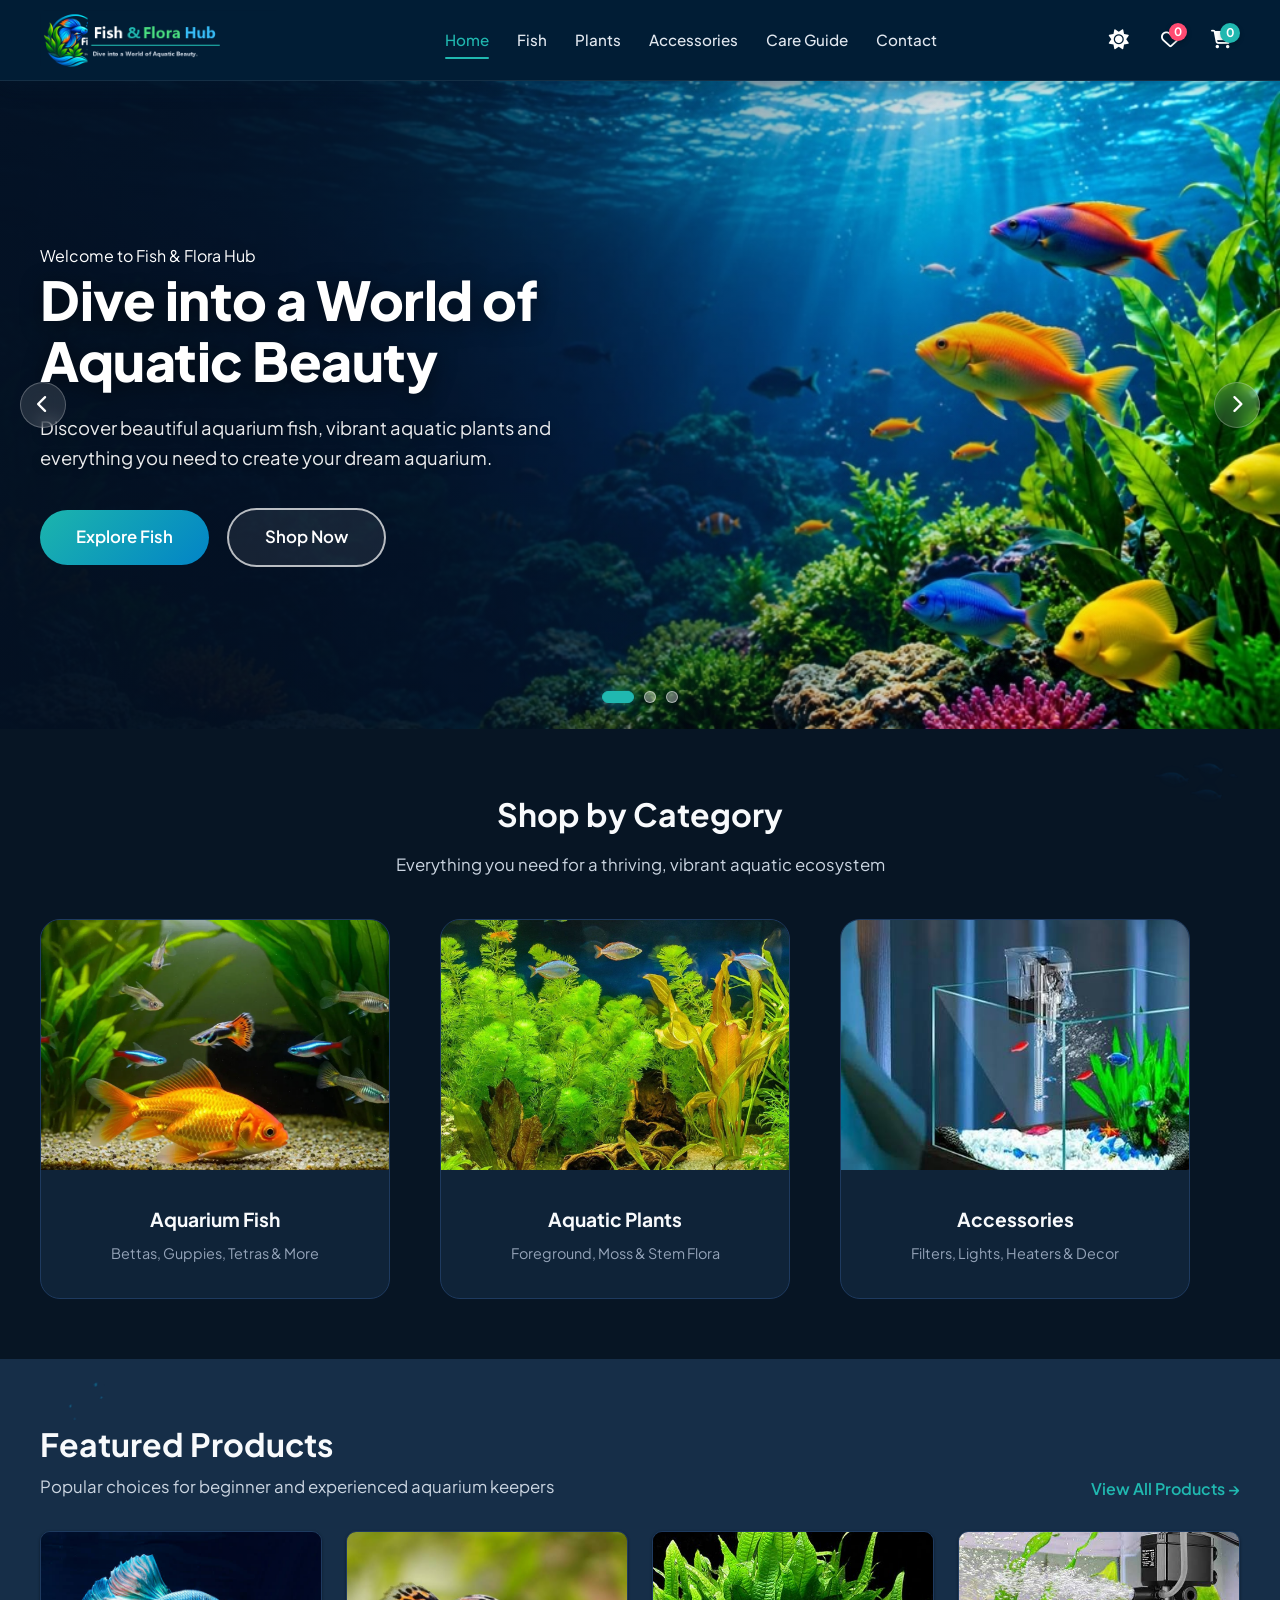
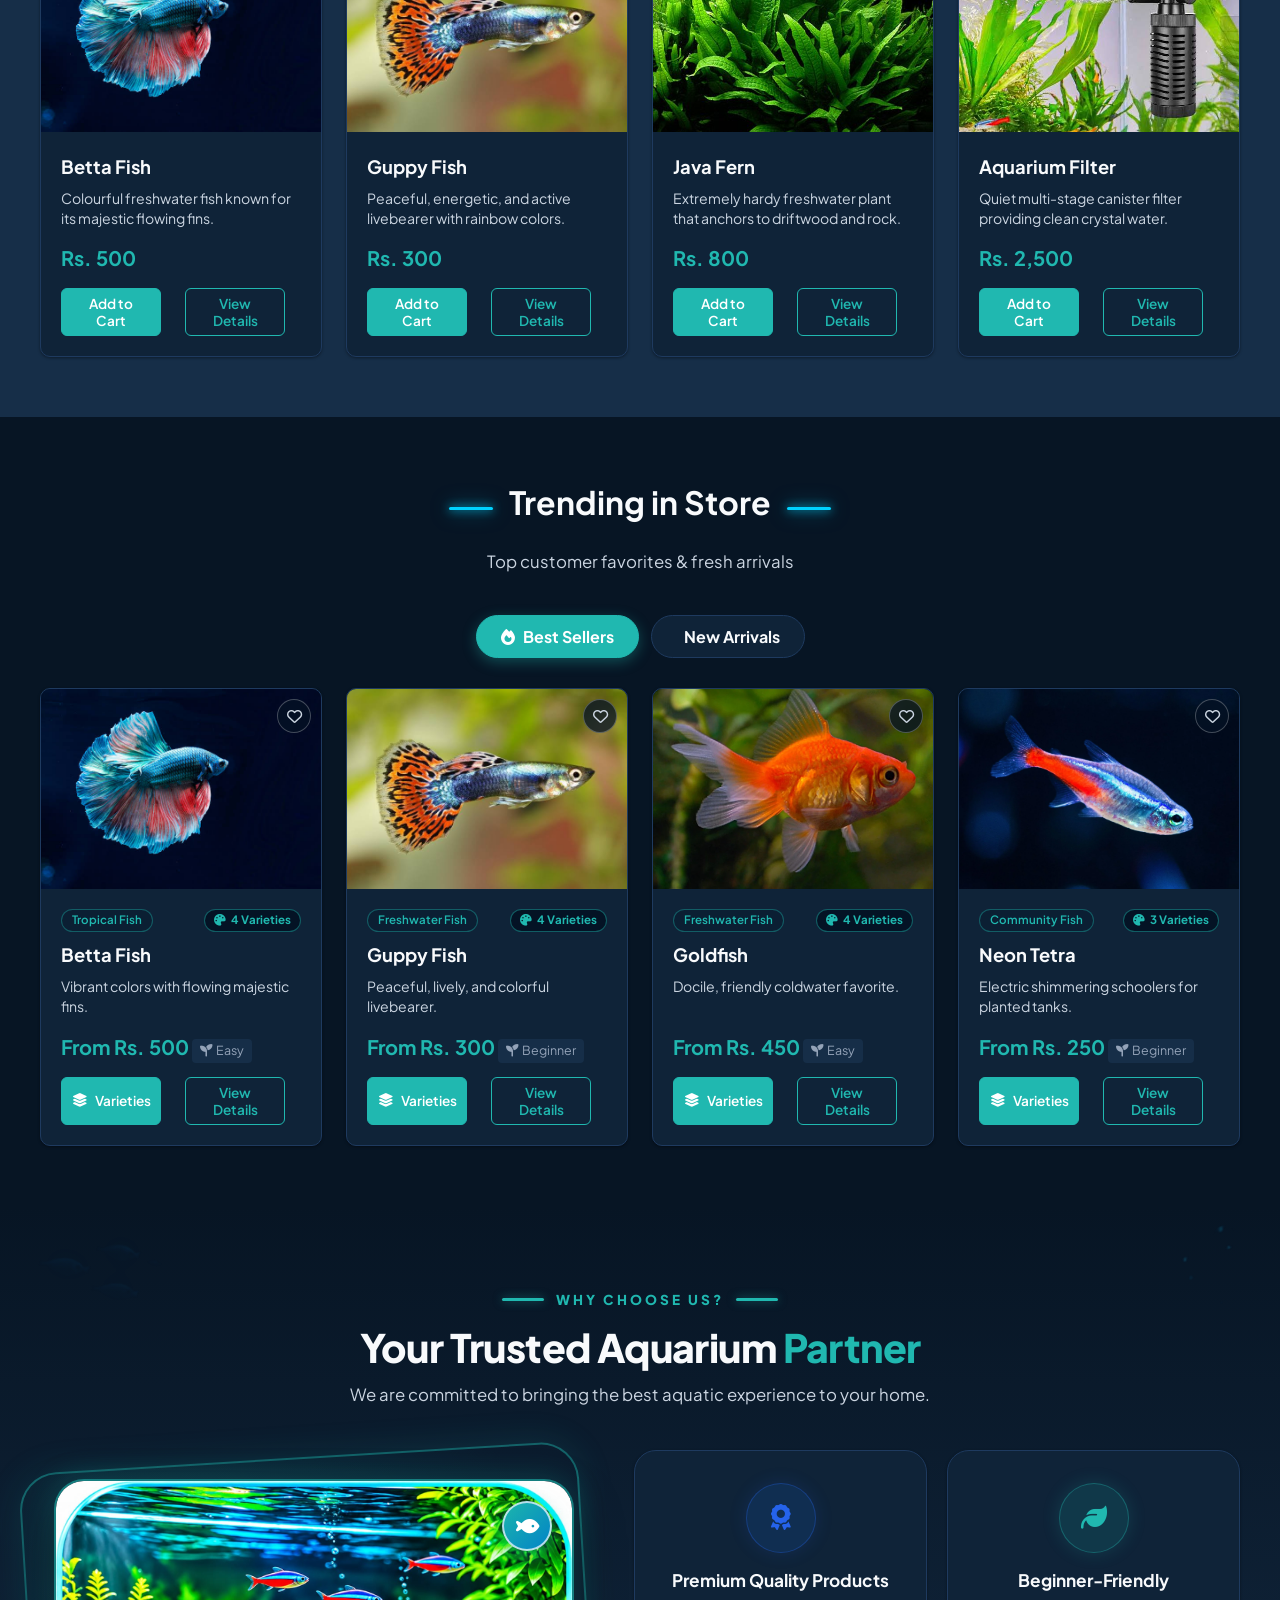
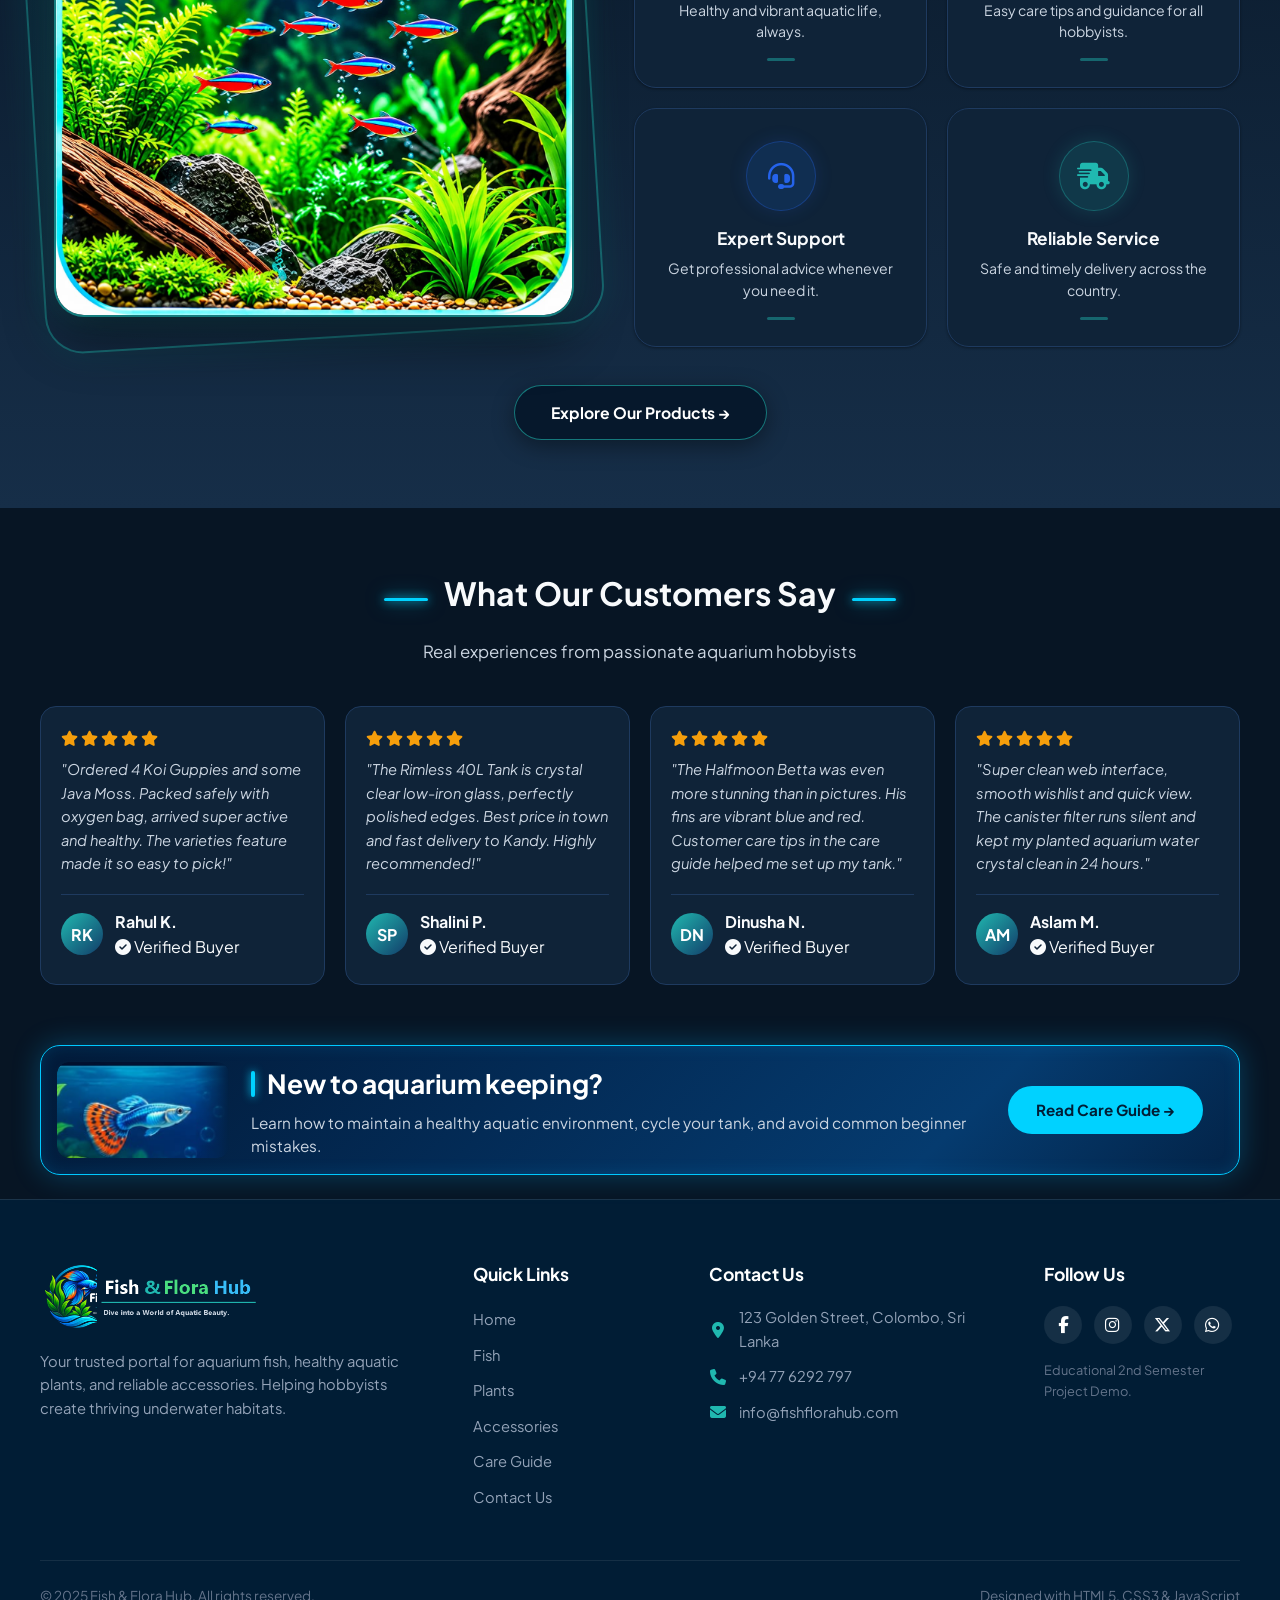
<file: index.html>
<!DOCTYPE html>
<html lang="en">
<head>
    <meta charset="UTF-8">
    <script>
        (function() {
            try {
                var theme = localStorage.getItem('fish_flora_theme') || 'dark';
                document.documentElement.setAttribute('data-theme', theme);
            } catch(e) {}
        })();
    </script>
    <meta name="viewport" content="width=device-width, initial-scale=1.0">
    <title>Fish & Flora Hub | Premium Aquarium Fish, Plants & Accessories</title>
    <meta name="description" content="Discover vibrant aquarium fish, natural aquatic plants, and quality aquarium accessories at Fish & Flora Hub.">
    <!-- Google Fonts: Plus Jakarta Sans -->
    <link rel="preconnect" href="https://fonts.googleapis.com">
    <link rel="preconnect" href="https://fonts.gstatic.com" crossorigin>
    <link href="https://fonts.googleapis.com/css2?family=Plus+Jakarta+Sans:wght@400;500;600;700;800&display=swap" rel="stylesheet">
    <!-- Font Awesome 6.7.2 Icons -->
    <link rel="stylesheet" href="https://cdnjs.cloudflare.com/ajax/libs/font-awesome/6.7.2/css/all.min.css">
    <link rel="stylesheet" href="css/style.css?v=2.9">
</head>
<body>

    <!-- Header Navigation -->
    <header class="header">
        <div class="container header-container">
            <a href="index.html" class="logo-link" aria-label="Fish & Flora Hub Home">
                <img src="images/logo.png" alt="Fish & Flora Hub Logo" class="logo-img">
            </a>

            <nav>
                <ul class="nav-links">
                    <li><a href="index.html" class="nav-link active">Home</a></li>
                    <li><a href="fish.html" class="nav-link">Fish</a></li>
                    <li><a href="plants.html" class="nav-link">Plants</a></li>
                    <li><a href="accessories.html" class="nav-link">Accessories</a></li>
                    <li><a href="care-guide.html" class="nav-link">Care Guide</a></li>
                    <li><a href="contact.html" class="nav-link">Contact</a></li>
                </ul>
            </nav>

            <div class="header-actions">
                <button type="button" class="header-icon-btn theme-toggle-btn" title="Toggle Light/Dark Theme" aria-label="Toggle theme">
                    <i class="fa-solid fa-moon theme-icon"></i>
                </button>

                <button type="button" class="wishlist-icon-btn" onclick="openWishlistModal()" title="My Wishlist" aria-label="My Wishlist">
                    <i class="fa-regular fa-heart"></i>
                    <span class="wishlist-badge">0</span>
                </button>

                <a href="cart.html" class="cart-icon-btn" title="Shopping Cart" aria-label="Shopping Cart">
                    <i class="fa-solid fa-cart-shopping" style="font-size: 1.15rem;"></i>
                    <span class="cart-badge">0</span>
                </a>

                <button type="button" class="mobile-nav-toggle" aria-label="Open mobile menu" aria-expanded="false">
                    ☰
                </button>
            </div>
        </div>
    </header>

    <!-- Hero Section: Multi-Slide Interactive Carousel -->
    <section class="hero-section" id="hero-slider">
        <!-- Hero Slides Track -->
        <div class="hero-slider-track">
            <!-- Slide 1: Original Aquatic Beauty -->
            <div class="hero-slide active" style="background-image: url('images/hero-aquarium-original1.jpg');">
                <div class="hero-overlay"></div>
                <div class="container hero-container">
                    <div class="hero-content">
                        <span class="hero-badge"><!--🐠--> Welcome to Fish &amp; Flora Hub</span>
                        <h1 class="hero-title">Dive into a World of<br><span>Aquatic Beauty</span></h1>
                        <p class="hero-desc">
                            Discover beautiful aquarium fish, vibrant aquatic plants and everything you need to create your dream aquarium.
                        </p>
                        <div class="hero-btn-group">
                            <a href="fish.html" class="btn btn-hero-primary">Explore Fish</a>
                            <a href="#categories" class="btn btn-hero-glass">Shop Now</a>
                        </div>
                    </div>
                </div>
            </div>

            <!-- Slide 2: Bring Nature Home (Betta Fish Aquascape) -->
            <div class="hero-slide" style="background-image: url('images/hero-slide-2.png');">
                <div class="hero-overlay hero-overlay-slide2"></div>
                <div class="container hero-container">
                    <div class="hero-content">
                        <span class="hero-overline-tag">HEALTHY FISH • FRESH PLANTS • HAPPY AQUARIUMS</span>
                        <h1 class="hero-title">Bring Nature<br><span>Home</span><!-- 🌿--></h1>
                        <p class="hero-desc">
                            Explore a wide range of aquarium fish, live plants and premium accessories for your aquatic world.
                        </p>
                        <div class="hero-btn-group">
                            <a href="#categories" class="btn btn-hero-primary">Shop Now &rarr;</a>
                            <a href="care-guide.html" class="btn btn-hero-glass">Learn More</a>
                        </div>
                    </div>
                </div>
            </div>

            <!-- Slide 3: Beautiful Fish, Healthy Ecosystems (Neon Tetras Aquascape) -->
            <div class="hero-slide" style="background-image: url('images/hero-slide-3.png');">
                <div class="hero-overlay hero-overlay-slide3"></div>
                <div class="container hero-container">
                    <div class="hero-content">
                        <span class="hero-badge"><!--🌿--> Premium Aquarium Collection</span>
                        <h1 class="hero-title">Beautiful Fish<br><span>Healthy Ecosystems</span></h1>
                        <p class="hero-desc">
                            Choose from a variety of freshwater fish, live plants and top-quality accessories for a thriving aquarium.
                        </p>
                        <div class="hero-features-row">
                            <div class="hero-feature-item">
                                <i class="fa-solid fa-shield-heart"></i>
                                <span>Healthy Fish</span>
                            </div>
                            <div class="hero-feature-item">
                                <i class="fa-solid fa-seedling"></i>
                                <span>Fresh Plants</span>
                            </div>
                            <div class="hero-feature-item">
                                <i class="fa-solid fa-truck-fast"></i>
                                <span>Fast Delivery</span>
                            </div>
                        </div>
                        <div class="hero-btn-group">
                            <a href="fish.html" class="btn btn-hero-primary">View Collection &rarr;</a>
                        </div>
                    </div>
                </div>
            </div>
        </div>

        <!-- Carousel Navigation Arrows -->
        <button type="button" class="hero-arrow hero-arrow-left" aria-label="Previous Slide">
            <i class="fa-solid fa-chevron-left"></i>
        </button>
        <button type="button" class="hero-arrow hero-arrow-right" aria-label="Next Slide">
            <i class="fa-solid fa-chevron-right"></i>
        </button>

        <!-- Carousel Dots Indicator -->
        <div class="hero-dots">
            <button type="button" class="hero-dot active" data-slide="0" aria-label="Go to Slide 1"></button>
            <button type="button" class="hero-dot" data-slide="1" aria-label="Go to Slide 2"></button>
            <button type="button" class="hero-dot" data-slide="2" aria-label="Go to Slide 3"></button>
        </div>
    </section>

    <!-- Shop by Category (5 Categories Grid) -->
    <section class="section" id="categories">
        <div class="container">
            <div class="text-center">
                <h2 class="section-title">Shop by Category</h2>
                <p class="section-subtitle">Everything you need for a thriving, vibrant aquatic ecosystem</p>
            </div>

            <div class="shop-categories-grid">
                <!-- 1. Aquarium Fish -->
                <a href="fish.html" class="shop-cat-card">
                    <div class="shop-cat-img-wrap">
                        <img src="images/tropical-fish-cat.jpeg" alt="Aquarium Fish" class="shop-cat-img" onerror="this.src='images/logo.png'">
                    </div>
                    <div class="shop-cat-body">
                        <h3 class="shop-cat-title">Aquarium Fish</h3>
                        <p class="shop-cat-subtitle">Bettas, Guppies, Tetras &amp; More</p>
                    </div>
                </a>

                <!-- 2. Aquatic Plants -->
                <a href="plants.html" class="shop-cat-card">
                    <div class="shop-cat-img-wrap">
                        <img src="images/aquatic-plants-cat.jpeg" alt="Aquatic Plants" class="shop-cat-img" onerror="this.src='images/logo.png'">
                    </div>
                    <div class="shop-cat-body">
                        <h3 class="shop-cat-title">Aquatic Plants</h3>
                        <p class="shop-cat-subtitle">Foreground, Moss &amp; Stem Flora</p>
                    </div>
                </a>

                <!-- 3. Fish Tanks 
                <a href="accessories.html?cat=tanks" class="shop-cat-card">
                    <div class="shop-cat-img-wrap">
                        <img src="images/rimless-tank-front.png" alt="Fish Tanks" class="shop-cat-img" onerror="this.src='images/accessories-cat.jpeg'">
                    </div>
                    <div class="shop-cat-body">
                        <h3 class="shop-cat-title">Fish Tanks</h3>
                        <p class="shop-cat-subtitle">Rimless 10L to 60L Aquariums</p>
                    </div>
                </a>

                 4. Fish Food 
                <a href="accessories.html?cat=food" class="shop-cat-card">
                    <div class="shop-cat-img-wrap">
                        <img src="images/tropical-pellets.png" alt="Fish Food" class="shop-cat-img" onerror="this.src='images/accessories-cat.jpeg'">
                    </div>
                    <div class="shop-cat-body">
                        <h3 class="shop-cat-title">Fish Food</h3>
                        <p class="shop-cat-subtitle">Pellets, Flakes &amp; Nutrition</p>
                    </div>
                </a-->

                <!-- 5. Accessories & Equipment -->
                <a href="accessories.html?cat=filters" class="shop-cat-card">
                    <div class="shop-cat-img-wrap">
                        <img src="images/accessories-cat.jpeg" alt="Accessories &amp; Equipment" class="shop-cat-img" onerror="this.src='images/logo.png'">
                    </div>
                    <div class="shop-cat-body">
                        <h3 class="shop-cat-title">Accessories</h3>
                        <p class="shop-cat-subtitle">Filters, Lights, Heaters &amp; Decor</p>
                    </div>
                </a>
            </div>
        </div>
    </section>

    <!-- Featured Products -->
    <section class="section" id="featured-products" style="background-color: var(--bg-surface-alt);">
        <div class="container">
            <div style="display: flex; justify-content: space-between; align-items: flex-end; margin-bottom: 30px; flex-wrap: wrap; gap: 16px;">
                <div>
                    <h2 class="section-title" style="margin-bottom: 4px;">Featured Products</h2>
                    <p class="section-subtitle" style="margin-bottom: 0;">Popular choices for beginner and experienced aquarium keepers</p>
                </div>
                <a href="fish.html" style="font-weight: 600; color: var(--color-turquoise); display: inline-flex; align-items: center; gap: 4px;">
                    View All Products &rarr;
                </a>
            </div>

            <div class="products-grid">
                <!-- Featured 1: Betta Fish -->
                <div class="product-card">
                    <div class="product-card-img-wrap">
                        <img src="images/betta-fish.jpeg" alt="Betta Fish" class="product-card-img">
                        <span class="product-badge">Tropical Fish</span>
                    </div>
                    <div class="product-card-body">
                        <h3 class="product-title">Betta Fish</h3>
                        <p class="product-desc">Colourful freshwater fish known for its majestic flowing fins.</p>
                        <div class="product-price-row">
                            <span class="product-price">Rs. 500</span>
                        </div>
                        <div class="product-btn-group">
                            <button class="btn btn-primary btn-sm" onclick="addToCart('fish-1')">Add to Cart</button>
                            <button class="btn btn-secondary-outline btn-sm" onclick="openProductQuickView('fish-1')">View Details</button>
                        </div>
                    </div>
                </div>

                <!-- Featured 2: Guppy Fish -->
                <div class="product-card">
                    <div class="product-card-img-wrap">
                        <img src="images/guppy-fish.jpeg" alt="Guppy Fish" class="product-card-img">
                        <span class="product-badge">Freshwater Fish</span>
                    </div>
                    <div class="product-card-body">
                        <h3 class="product-title">Guppy Fish</h3>
                        <p class="product-desc">Peaceful, energetic, and active livebearer with rainbow colors.</p>
                        <div class="product-price-row">
                            <span class="product-price">Rs. 300</span>
                        </div>
                        <div class="product-btn-group">
                            <button class="btn btn-primary btn-sm" onclick="addToCart('fish-2')">Add to Cart</button>
                            <button class="btn btn-secondary-outline btn-sm" onclick="openProductQuickView('fish-2')">View Details</button>
                        </div>
                    </div>
                </div>

                <!-- Featured 3: Java Fern -->
                <div class="product-card">
                    <div class="product-card-img-wrap">
                        <img src="images/java-fern.jpg" alt="Java Fern" class="product-card-img">
                        <span class="product-badge">Aquatic Plant</span>
                    </div>
                    <div class="product-card-body">
                        <h3 class="product-title">Java Fern</h3>
                        <p class="product-desc">Extremely hardy freshwater plant that anchors to driftwood and rock.</p>
                        <div class="product-price-row">
                            <span class="product-price">Rs. 800</span>
                        </div>
                        <div class="product-btn-group">
                            <button class="btn btn-primary btn-sm" onclick="addToCart('plant-1')">Add to Cart</button>
                            <button class="btn btn-secondary-outline btn-sm" onclick="openProductQuickView('plant-1')">View Details</button>
                        </div>
                    </div>
                </div>

                <!-- Featured 4: Aquarium Filter -->
                <div class="product-card">
                    <div class="product-card-img-wrap">
                        <img src="images/aquarium-filter.jpeg" alt="Aquarium Filter" class="product-card-img">
                        <span class="product-badge">Equipment</span>
                    </div>
                    <div class="product-card-body">
                        <h3 class="product-title">Aquarium Filter</h3>
                        <p class="product-desc">Quiet multi-stage canister filter providing clean crystal water.</p>
                        <div class="product-price-row">
                            <span class="product-price">Rs. 2,500</span>
                        </div>
                        <div class="product-btn-group">
                            <button class="btn btn-primary btn-sm" onclick="addToCart('acc-2')">Add to Cart</button>
                            <button class="btn btn-secondary-outline btn-sm" onclick="openProductQuickView('acc-2')">View Details</button>
                        </div>
                    </div>
                </div>
            </div>
        </div>
    </section>

    <!-- Best Sellers & New Arrivals Dynamic Showcase -->
    <section class="section" id="showcase-section">
        <div class="container">
            <div class="text-center mb-4">
                <div class="title-with-lines">
                    <span class="title-glow-line"></span>
                    <h2 class="section-title">Trending in Store</h2>
                    <span class="title-glow-line"></span>
                </div>
                <p class="section-subtitle">Top customer favorites &amp; fresh arrivals</p>
                <div class="home-showcase-tabs-nav">
                    <button type="button" class="showcase-tab-btn active" data-tab="tab-bestsellers">
                        <i class="fa-solid fa-fire"></i> Best Sellers
                    </button>
                    <button type="button" class="showcase-tab-btn" data-tab="tab-newarrivals">
                        <i class="fa-solid fa-sparkles"></i> New Arrivals
                    </button>
                </div>
            </div>

            <div id="tab-bestsellers" class="showcase-tab-panel active">
                <div class="products-grid" id="bestsellers-grid">
                    <!-- Populated dynamically by initHomePageShowcase() -->
                </div>
            </div>

            <div id="tab-newarrivals" class="showcase-tab-panel">
                <div class="products-grid" id="newarrivals-grid">
                    <!-- Populated dynamically by initHomePageShowcase() -->
                </div>
            </div>
        </div>
    </section>
    <section class="section why-choose-us-section" id="why-us">
        <!-- Ambient corner accents matching target design -->
        <div class="ambient-corner-decor ambient-fish-top-left" aria-hidden="true">
            <img src="images/floating-fish.png" alt="" class="ambient-swim-fish">
        </div>
        <div class="ambient-corner-decor ambient-bubbles-top-right" aria-hidden="true">
            <img src="images/floating-bubbles.png" alt="" class="ambient-rise-bubbles">
        </div>

        <div class="container">
            <div class="text-center why-us-header-wrap">
                <div class="why-us-badge-row">
                    <span class="why-us-header-line"></span>
                    <span class="why-us-overline">WHY CHOOSE US?</span>
                    <span class="why-us-header-line"></span>
                </div>
                <h2 class="why-us-main-title">Your Trusted Aquarium <span class="highlight-cyan">Partner</span></h2>
                <p class="why-us-subtitle">We are committed to bringing the best aquatic experience to your home.</p>
            </div>

            <div class="why-us-layout">
                <!-- Left: Attractive Floating Aquarium Tank Showcase -->
                <div class="why-us-image-container">
                    <div class="why-us-backdrop-shape" aria-hidden="true"></div>
                    <div class="why-us-image-card">
                        <img src="images/choose-us.jpeg" alt="Healthy and Vibrant Aquascaped Aquarium" class="why-us-img" onerror="this.src='images/logo.png'">
                        <div class="why-us-fish-badge" title="Aquatic Life Guarantee" aria-hidden="true">
                            <i class="fa-solid fa-fish"></i>
                        </div>
                    </div>
                </div>

                <!-- Right: 4 Modern Benefit Cards -->
                <div class="why-us-cards-grid">
                    <!-- Card 1: Premium Quality Products -->
                    <div class="why-card">
                        <div class="why-card-icon-wrap icon-theme-blue">
                            <i class="fa-solid fa-award"></i>
                        </div>
                        <h3 class="why-card-title">Premium Quality Products</h3>
                        <p class="why-card-desc">Healthy and vibrant aquatic life, always.</p>
                        <span class="why-card-accent-line"></span>
                    </div>

                    <!-- Card 2: Beginner-Friendly -->
                    <div class="why-card">
                        <div class="why-card-icon-wrap icon-theme-cyan">
                            <i class="fa-solid fa-leaf"></i>
                        </div>
                        <h3 class="why-card-title">Beginner-Friendly</h3>
                        <p class="why-card-desc">Easy care tips and guidance for all hobbyists.</p>
                        <span class="why-card-accent-line"></span>
                    </div>

                    <!-- Card 3: Expert Support -->
                    <div class="why-card">
                        <div class="why-card-icon-wrap icon-theme-blue">
                            <i class="fa-solid fa-headset"></i>
                        </div>
                        <h3 class="why-card-title">Expert Support</h3>
                        <p class="why-card-desc">Get professional advice whenever you need it.</p>
                        <span class="why-card-accent-line"></span>
                    </div>

                    <!-- Card 4: Reliable Service -->
                    <div class="why-card">
                        <div class="why-card-icon-wrap icon-theme-cyan">
                            <i class="fa-solid fa-truck-fast"></i>
                        </div>
                        <h3 class="why-card-title">Reliable Service</h3>
                        <p class="why-card-desc">Safe and timely delivery across the country.</p>
                        <span class="why-card-accent-line"></span>
                    </div>
                </div>
            </div>

            <!-- Bottom CTA Button -->
            <div class="why-us-cta-wrap">
                <a href="fish.html" class="btn btn-why-us-cta">
                    Explore Our Products &rarr;
                </a>
            </div>
        </div>
    </section>

    <!-- Customer Reviews Section -->
    <section class="section customer-reviews-section" id="reviews">
        <div class="container">
            <div class="text-center section-header-wrap">
                <div class="title-with-lines">
                    <span class="title-glow-line"></span>
                    <h2 class="section-title">What Our Customers Say</h2>
                    <span class="title-glow-line"></span>
                </div>
                <p class="section-subtitle">Real experiences from passionate aquarium hobbyists</p>
            </div>

            <div class="reviews-grid">
                <div class="review-card">
                    <div class="review-stars">
                        <i class="fa-solid fa-star"></i>
                        <i class="fa-solid fa-star"></i>
                        <i class="fa-solid fa-star"></i>
                        <i class="fa-solid fa-star"></i>
                        <i class="fa-solid fa-star"></i>
                    </div>
                    <p class="review-text">"Ordered 4 Koi Guppies and some Java Moss. Packed safely with oxygen bag, arrived super active and healthy. The varieties feature made it so easy to pick!"</p>
                    <div class="reviewer-meta">
                        <div class="reviewer-avatar">RK</div>
                        <div>
                            <h4 class="reviewer-name">Rahul K.</h4>
                            <span class="reviewer-tag"><i class="fa-solid fa-circle-check"></i> Verified Buyer</span>
                        </div>
                    </div>
                </div>

                <div class="review-card">
                    <div class="review-stars">
                        <i class="fa-solid fa-star"></i>
                        <i class="fa-solid fa-star"></i>
                        <i class="fa-solid fa-star"></i>
                        <i class="fa-solid fa-star"></i>
                        <i class="fa-solid fa-star"></i>
                    </div>
                    <p class="review-text">"The Rimless 40L Tank is crystal clear low-iron glass, perfectly polished edges. Best price in town and fast delivery to Kandy. Highly recommended!"</p>
                    <div class="reviewer-meta">
                        <div class="reviewer-avatar">SP</div>
                        <div>
                            <h4 class="reviewer-name">Shalini P.</h4>
                            <span class="reviewer-tag"><i class="fa-solid fa-circle-check"></i> Verified Buyer</span>
                        </div>
                    </div>
                </div>

                <div class="review-card">
                    <div class="review-stars">
                        <i class="fa-solid fa-star"></i>
                        <i class="fa-solid fa-star"></i>
                        <i class="fa-solid fa-star"></i>
                        <i class="fa-solid fa-star"></i>
                        <i class="fa-solid fa-star"></i>
                    </div>
                    <p class="review-text">"The Halfmoon Betta was even more stunning than in pictures. His fins are vibrant blue and red. Customer care tips in the care guide helped me set up my tank."</p>
                    <div class="reviewer-meta">
                        <div class="reviewer-avatar">DN</div>
                        <div>
                            <h4 class="reviewer-name">Dinusha N.</h4>
                            <span class="reviewer-tag"><i class="fa-solid fa-circle-check"></i> Verified Buyer</span>
                        </div>
                    </div>
                </div>

                <div class="review-card">
                    <div class="review-stars">
                        <i class="fa-solid fa-star"></i>
                        <i class="fa-solid fa-star"></i>
                        <i class="fa-solid fa-star"></i>
                        <i class="fa-solid fa-star"></i>
                        <i class="fa-solid fa-star"></i>
                    </div>
                    <p class="review-text">"Super clean web interface, smooth wishlist and quick view. The canister filter runs silent and kept my planted aquarium water crystal clean in 24 hours."</p>
                    <div class="reviewer-meta">
                        <div class="reviewer-avatar">AM</div>
                        <div>
                            <h4 class="reviewer-name">Aslam M.</h4>
                            <span class="reviewer-tag"><i class="fa-solid fa-circle-check"></i> Verified Buyer</span>
                        </div>
                    </div>
                </div>
            </div>
        </div>
    </section>

    <!-- Care Banner Section -->
    <section class="container mb-4">
        <div class="care-cta-banner">
            <div class="care-banner-art-wrap">
                <img src="images/care-guppy-art.png" alt="Guppy Fish and Plants" class="care-banner-art">
            </div>
            <div class="care-cta-content">
                <div class="care-title-row">
                    <span class="care-accent-bar"></span>
                    <h3 class="care-cta-title">New to aquarium keeping?</h3>
                </div>
                <p class="care-cta-text">Learn how to maintain a healthy aquatic environment, cycle your tank, and avoid common beginner mistakes.</p>
            </div>
            <div class="care-cta-action">
                <a href="care-guide.html" class="btn btn-care-guide">Read Care Guide &rarr;</a>
            </div>
        </div>
    </section>

    <!-- Footer -->
    <footer class="footer">
        <div class="container">
            <div class="footer-grid">
                <div class="footer-about">
                    <img src="images/logo.png" alt="Fish & Flora Hub Logo" class="footer-logo">
                    <p>
                        Your trusted portal for aquarium fish, healthy aquatic plants, and reliable accessories. Helping hobbyists create thriving underwater habitats.
                    </p>
                </div>

                <div>
                    <h4 class="footer-heading">Quick Links</h4>
                    <ul class="footer-links">
                        <li><a href="index.html">Home</a></li>
                        <li><a href="fish.html">Fish</a></li>
                        <li><a href="plants.html">Plants</a></li>
                        <li><a href="accessories.html">Accessories</a></li>
                        <li><a href="care-guide.html">Care Guide</a></li>
                        <li><a href="contact.html">Contact Us</a></li>
                    </ul>
                </div>

                <div>
                    <h4 class="footer-heading">Contact Us</h4>
                    <ul class="footer-contact">
                        <li><i class="fa-solid fa-location-dot"></i> 123 Golden Street, Colombo, Sri Lanka</li>
                        <li><i class="fa-solid fa-phone"></i> +94 77 6292 797</li>
                        <li><i class="fa-solid fa-envelope"></i> info@fishflorahub.com</li>
                    </ul>
                </div>

                <div>
                    <h4 class="footer-heading">Follow Us</h4>
                    <div class="footer-social-links mb-3">
                        <a href="https://facebook.com/" target="_blank" rel="noopener noreferrer" class="social-icon-btn" aria-label="Facebook"><i class="fa-brands fa-facebook-f"></i></a>
                        <a href="https://instagram.com/" target="_blank" rel="noopener noreferrer" class="social-icon-btn" aria-label="Instagram"><i class="fa-brands fa-instagram"></i></a>
                        <a href="https://x.com/" target="_blank" rel="noopener noreferrer" class="social-icon-btn" aria-label="X (Twitter)"><i class="fa-brands fa-x-twitter"></i></a>
                        <a href="https://wa.me/94776292797" target="_blank" rel="noopener noreferrer" class="social-icon-btn" aria-label="WhatsApp"><i class="fa-brands fa-whatsapp"></i></a>
                    </div>
                    <p style="font-size: 0.8rem; color: #64748b;">
                        Educational 2nd Semester Project Demo.
                    </p>
                </div>
            </div>

            <div class="footer-bottom">
                <div>&copy; 2025 Fish &amp; Flora Hub. All rights reserved.</div>
                <div>Designed with HTML5, CSS3 &amp; JavaScript</div>
            </div>
        </div>
    </footer>

    <!-- Shared Scripts -->
    <script src="js/products.js?v=2.1"></script>
    <script src="js/cart.js?v=2.1"></script>
    <script src="js/script.js?v=2.9"></script>
</body>
</html>
</file>
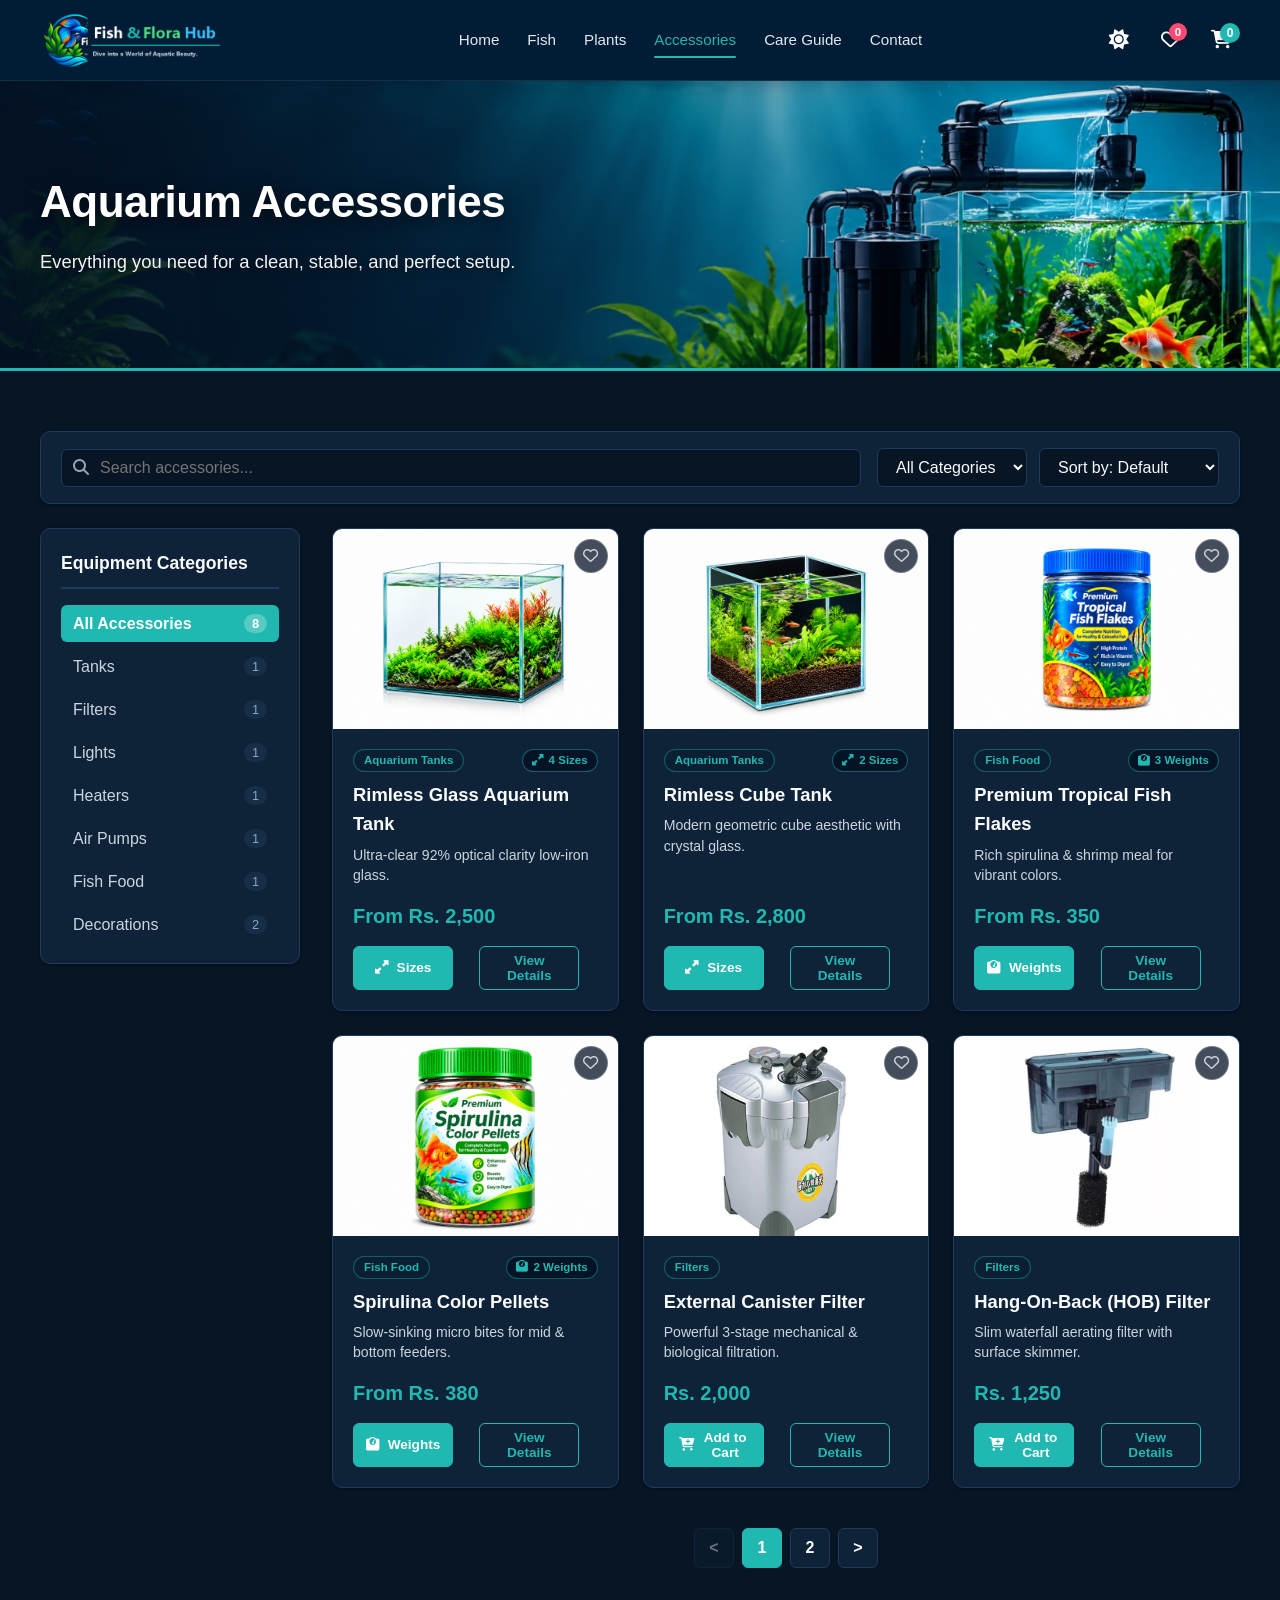
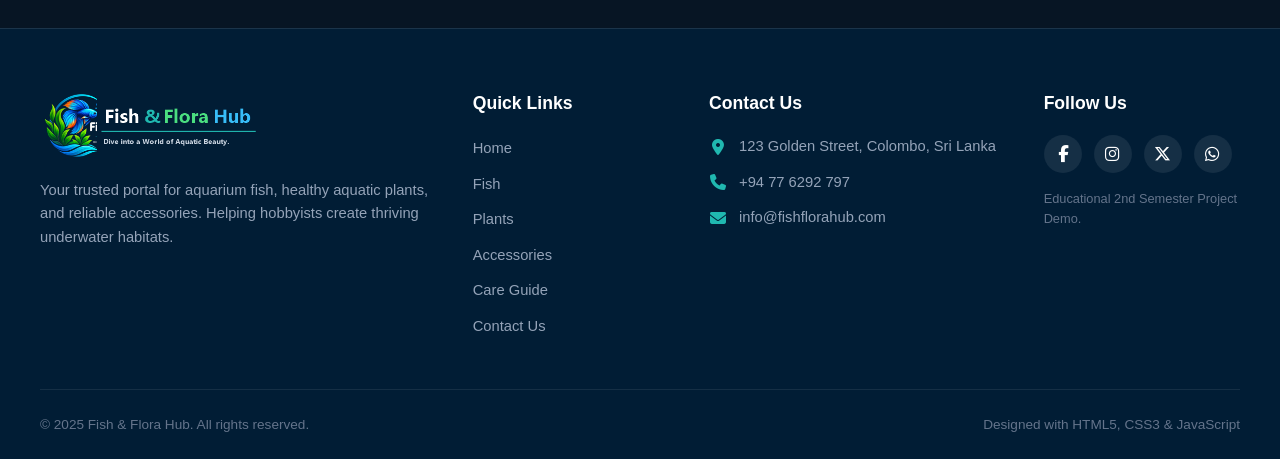
<file: accessories.html>
<!DOCTYPE html>
<html lang="en">
<head>
    <meta charset="UTF-8">
    <script>
        (function() {
            try {
                var theme = localStorage.getItem('fish_flora_theme') || 'dark';
                document.documentElement.setAttribute('data-theme', theme);
            } catch(e) {}
        })();
    </script>
    <meta name="viewport" content="width=device-width, initial-scale=1.0">
    <title>Aquarium Accessories | Fish & Flora Hub</title>
    <meta name="description" content="Shop essential aquarium equipment, canister filters, LED lighting, heaters, air pumps, and decor.">
    <!-- Font Awesome 6.7.2 Icons -->
    <link rel="stylesheet" href="https://cdnjs.cloudflare.com/ajax/libs/font-awesome/6.7.2/css/all.min.css">
    <link rel="stylesheet" href="css/style.css?v=2.9">
</head>
<body>

    <!-- Header Navigation -->
    <header class="header">
        <div class="container header-container">
            <a href="index.html" class="logo-link" aria-label="Fish & Flora Hub Home">
                <img src="images/logo.png" alt="Fish & Flora Hub Logo" class="logo-img">
            </a>

            <nav>
                <ul class="nav-links">
                    <li><a href="index.html" class="nav-link">Home</a></li>
                    <li><a href="fish.html" class="nav-link">Fish</a></li>
                    <li><a href="plants.html" class="nav-link">Plants</a></li>
                    <li><a href="accessories.html" class="nav-link active">Accessories</a></li>
                    <li><a href="care-guide.html" class="nav-link">Care Guide</a></li>
                    <li><a href="contact.html" class="nav-link">Contact</a></li>
                </ul>
            </nav>

            <div class="header-actions">
                <button type="button" class="header-icon-btn theme-toggle-btn" title="Toggle Light/Dark Theme" aria-label="Toggle theme">
                    <i class="fa-solid fa-moon theme-icon"></i>
                </button>

                <button type="button" class="wishlist-icon-btn" onclick="openWishlistModal()" title="My Wishlist" aria-label="My Wishlist">
                    <i class="fa-regular fa-heart"></i>
                    <span class="wishlist-badge">0</span>
                </button>

                <a href="cart.html" class="cart-icon-btn" title="Shopping Cart" aria-label="Shopping Cart">
                    <i class="fa-solid fa-cart-shopping" style="font-size: 1.15rem;"></i>
                    <span class="cart-badge">0</span>
                </a>

                <button type="button" class="mobile-nav-toggle" aria-label="Open mobile menu" aria-expanded="false">
                    ☰
                </button>
            </div>
        </div>
    </header>

    <!-- Page Banner -->
    <section class="page-banner page-banner-accessories">
        <div class="page-banner-overlay"></div>
        <div class="container page-banner-container">
            <h1 class="page-banner-title">Aquarium Accessories</h1>
            <p class="page-banner-subtitle">Everything you need for a clean, stable, and perfect setup.</p>
        </div>
    </section>

    <!-- Catalog Section -->
    <section class="section">
        <div class="container">
            <!-- Filter & Search Bar -->
            <div class="filter-bar">
                <div class="search-input-wrap">
                    <span class="search-icon"><i class="fa-solid fa-magnifying-glass"></i></span>
                    <input type="text" id="catalog-search-input" class="search-input" placeholder="Search accessories..." aria-label="Search accessories">
                </div>

                <div class="filter-selects-wrap">
                    <select id="catalog-category-select" class="filter-select" aria-label="Filter by category">
                        <option value="all">All Categories</option>
                        <option value="tanks">Tanks</option>
                        <option value="filters">Filters</option>
                        <option value="lights">Lights</option>
                        <option value="heaters">Heaters</option>
                        <option value="airpumps">Air Pumps</option>
                        <option value="food">Fish Food</option>
                        <option value="decorations">Decorations</option>
                    </select>

                    <select id="catalog-sort-select" class="filter-select" aria-label="Sort products">
                        <option value="default">Sort by: Default</option>
                        <option value="price-low">Price: Low to High</option>
                        <option value="price-high">Price: High to Low</option>
                        <option value="name-az">Name: A to Z</option>
                    </select>
                </div>
            </div>

            <!-- Layout: Sidebar + Product Grid -->
            <div class="catalog-layout">
                <!-- Sidebar Categories -->
                <aside class="catalog-sidebar">
                    <h3 class="sidebar-title">Equipment Categories</h3>
                    <div class="sidebar-cat-list">
                        <button type="button" class="sidebar-cat-btn active" data-category="all">
                            <span>All Accessories</span>
                            <span class="sidebar-count">8</span>
                        </button>
                        <button type="button" class="sidebar-cat-btn" data-category="tanks">
                            <span>Tanks</span>
                            <span class="sidebar-count">1</span>
                        </button>
                        <button type="button" class="sidebar-cat-btn" data-category="filters">
                            <span>Filters</span>
                            <span class="sidebar-count">1</span>
                        </button>
                        <button type="button" class="sidebar-cat-btn" data-category="lights">
                            <span>Lights</span>
                            <span class="sidebar-count">1</span>
                        </button>
                        <button type="button" class="sidebar-cat-btn" data-category="heaters">
                            <span>Heaters</span>
                            <span class="sidebar-count">1</span>
                        </button>
                        <button type="button" class="sidebar-cat-btn" data-category="airpumps">
                            <span>Air Pumps</span>
                            <span class="sidebar-count">1</span>
                        </button>
                        <button type="button" class="sidebar-cat-btn" data-category="food">
                            <span>Fish Food</span>
                            <span class="sidebar-count">1</span>
                        </button>
                        <button type="button" class="sidebar-cat-btn" data-category="decorations">
                            <span>Decorations</span>
                            <span class="sidebar-count">2</span>
                        </button>
                    </div>
                </aside>

                <!-- Main Products Area -->
                <main>
                    <div id="catalog-grid" class="products-grid" data-page-type="accessories">
                        <!-- Populated by script.js?v=2.9 -->
                    </div>

                    <!-- Pagination -->
                    <div id="catalog-pagination" class="pagination">
                        <!-- Populated by script.js?v=2.9 -->
                    </div>
                </main>
            </div>
        </div>
    </section>

    <!-- Footer -->
    <footer class="footer">
        <div class="container">
            <div class="footer-grid">
                <div class="footer-about">
                    <img src="images/logo.png" alt="Fish & Flora Hub Logo" class="footer-logo">
                    <p>
                        Your trusted portal for aquarium fish, healthy aquatic plants, and reliable accessories. Helping hobbyists create thriving underwater habitats.
                    </p>
                </div>

                <div>
                    <h4 class="footer-heading">Quick Links</h4>
                    <ul class="footer-links">
                        <li><a href="index.html">Home</a></li>
                        <li><a href="fish.html">Fish</a></li>
                        <li><a href="plants.html">Plants</a></li>
                        <li><a href="accessories.html">Accessories</a></li>
                        <li><a href="care-guide.html">Care Guide</a></li>
                        <li><a href="contact.html">Contact Us</a></li>
                    </ul>
                </div>

                <div>
                    <h4 class="footer-heading">Contact Us</h4>
                    <ul class="footer-contact">
                        <li><i class="fa-solid fa-location-dot"></i> 123 Golden Street, Colombo, Sri Lanka</li>
                        <li><i class="fa-solid fa-phone"></i> +94 77 6292 797</li>
                        <li><i class="fa-solid fa-envelope"></i> info@fishflorahub.com</li>
                    </ul>
                </div>

                <div>
                    <h4 class="footer-heading">Follow Us</h4>
                    <div class="footer-social-links mb-3">
                        <a href="https://facebook.com/" target="_blank" rel="noopener noreferrer" class="social-icon-btn" aria-label="Facebook"><i class="fa-brands fa-facebook-f"></i></a>
                        <a href="https://instagram.com/" target="_blank" rel="noopener noreferrer" class="social-icon-btn" aria-label="Instagram"><i class="fa-brands fa-instagram"></i></a>
                        <a href="https://x.com/" target="_blank" rel="noopener noreferrer" class="social-icon-btn" aria-label="X (Twitter)"><i class="fa-brands fa-x-twitter"></i></a>
                        <a href="https://wa.me/94776292797" target="_blank" rel="noopener noreferrer" class="social-icon-btn" aria-label="WhatsApp"><i class="fa-brands fa-whatsapp"></i></a>
                    </div>
                    <p style="font-size: 0.8rem; color: #64748b;">
                        Educational 2nd Semester Project Demo.
                    </p>
                </div>
            </div>

            <div class="footer-bottom">
                <div>&copy; 2025 Fish &amp; Flora Hub. All rights reserved.</div>
                <div>Designed with HTML5, CSS3 &amp; JavaScript</div>
            </div>
        </div>
    </footer>

    <!-- Scripts -->
    <script src="js/products.js"></script>
    <script src="js/cart.js"></script>
    <script src="js/script.js?v=2.9"></script>
</body>
</html>
</file>
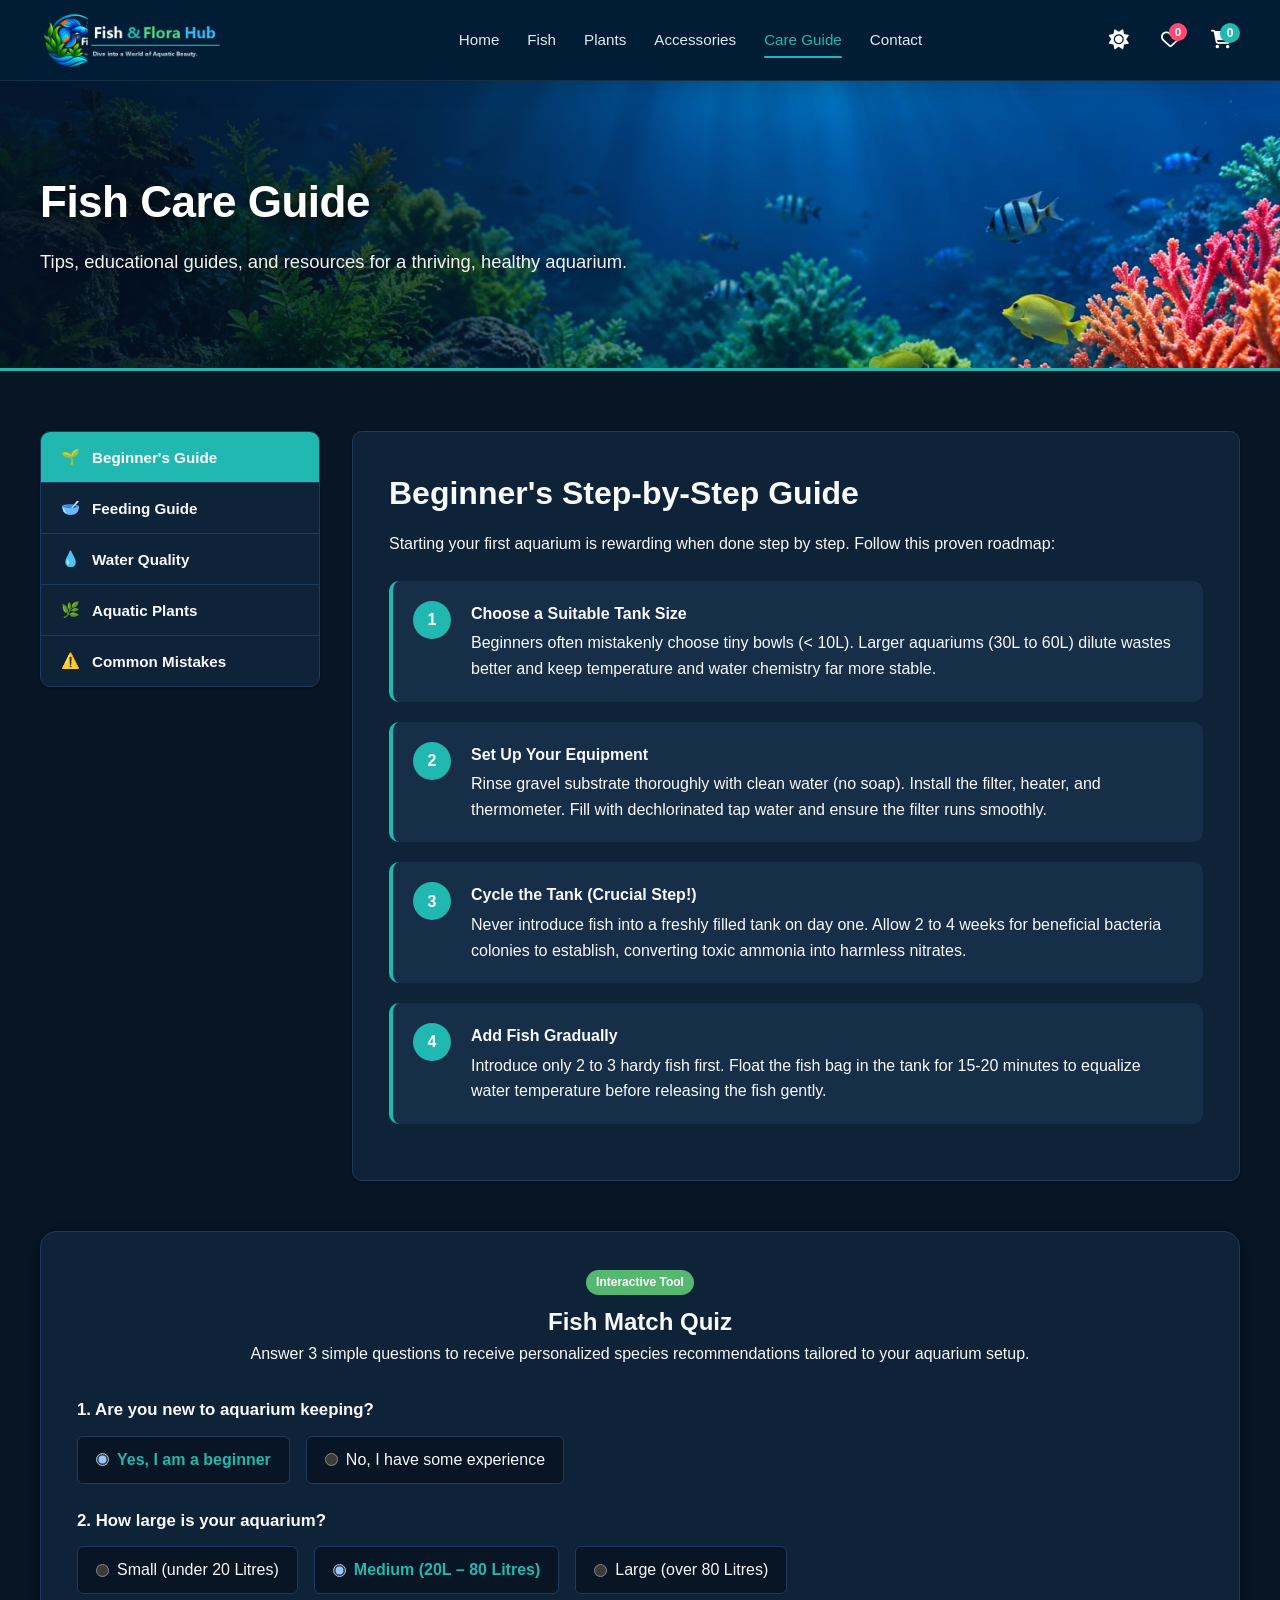
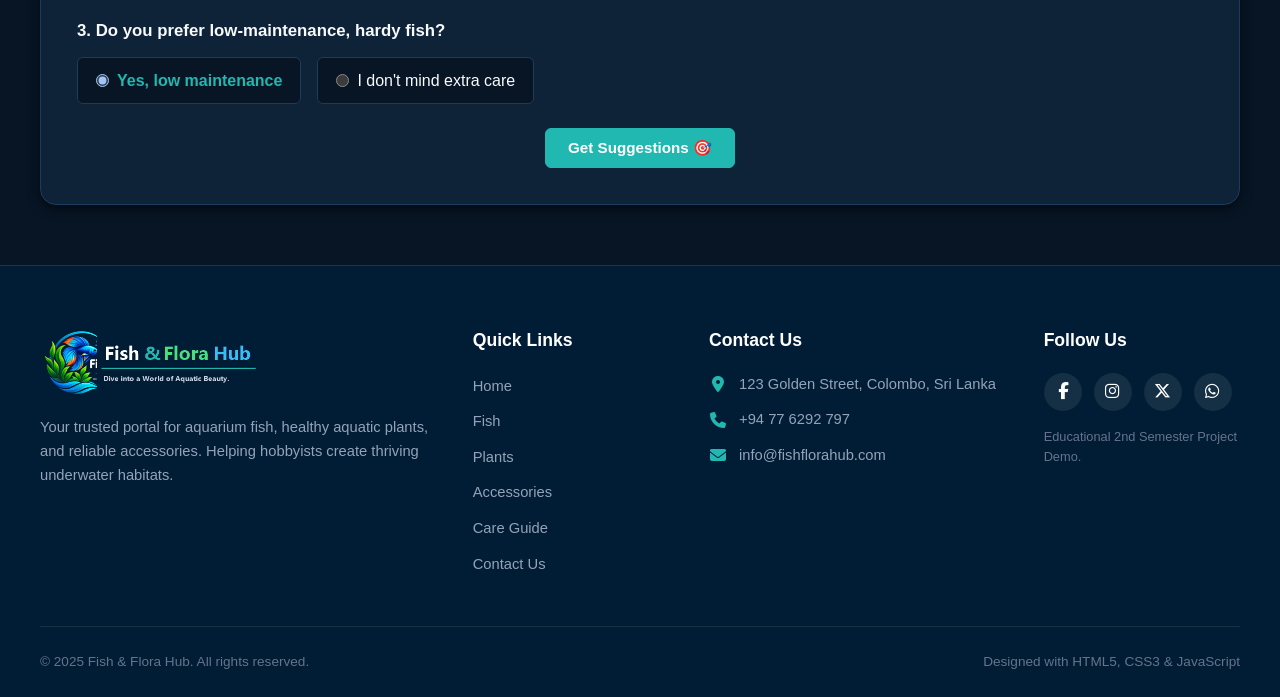
<file: care-guide.html>
<!DOCTYPE html>
<html lang="en">
<head>
    <meta charset="UTF-8">
    <script>
        (function() {
            try {
                var theme = localStorage.getItem('fish_flora_theme') || 'dark';
                document.documentElement.setAttribute('data-theme', theme);
            } catch(e) {}
        })();
    </script>
    <meta name="viewport" content="width=device-width, initial-scale=1.0">
    <title>Fish Care Guide & Interactive Quiz | Fish & Flora Hub</title>
    <meta name="description" content="Comprehensive aquarium care guides covering nitrogen cycle, feeding schedules, water parameters, and fish quiz.">
    <!-- Font Awesome 6.7.2 Icons -->
    <link rel="stylesheet" href="https://cdnjs.cloudflare.com/ajax/libs/font-awesome/6.7.2/css/all.min.css">
    <link rel="stylesheet" href="css/style.css?v=2.9">
</head>
<body>

    <!-- Header Navigation -->
    <header class="header">
        <div class="container header-container">
            <a href="index.html" class="logo-link" aria-label="Fish & Flora Hub Home">
                <img src="images/logo.png" alt="Fish & Flora Hub Logo" class="logo-img">
            </a>

            <nav>
                <ul class="nav-links">
                    <li><a href="index.html" class="nav-link">Home</a></li>
                    <li><a href="fish.html" class="nav-link">Fish</a></li>
                    <li><a href="plants.html" class="nav-link">Plants</a></li>
                    <li><a href="accessories.html" class="nav-link">Accessories</a></li>
                    <li><a href="care-guide.html" class="nav-link active">Care Guide</a></li>
                    <li><a href="contact.html" class="nav-link">Contact</a></li>
                </ul>
            </nav>

            <div class="header-actions">
                <button type="button" class="header-icon-btn theme-toggle-btn" title="Toggle Light/Dark Theme" aria-label="Toggle theme">
                    <i class="fa-solid fa-moon theme-icon"></i>
                </button>

                <button type="button" class="wishlist-icon-btn" onclick="openWishlistModal()" title="My Wishlist" aria-label="My Wishlist">
                    <i class="fa-regular fa-heart"></i>
                    <span class="wishlist-badge">0</span>
                </button>

                <a href="cart.html" class="cart-icon-btn" title="Shopping Cart" aria-label="Shopping Cart">
                    <i class="fa-solid fa-cart-shopping" style="font-size: 1.15rem;"></i>
                    <span class="cart-badge">0</span>
                </a>

                <button type="button" class="mobile-nav-toggle" aria-label="Open mobile menu" aria-expanded="false">
                    ☰
                </button>
            </div>
        </div>
    </header>

    <!-- Page Banner -->
    <section class="page-banner page-banner-care">
        <div class="page-banner-overlay"></div>
        <div class="container page-banner-container">
            <h1 class="page-banner-title">Fish Care Guide</h1>
            <p class="page-banner-subtitle">Tips, educational guides, and resources for a thriving, healthy aquarium.</p>
        </div>
    </section>

    <!-- Main Content: Vertical Tabs & Quiz -->
    <section class="section">
        <div class="container">
            <div class="care-guide-layout">
                <!-- Left Tabs Navigation -->
                <nav class="care-tabs-nav" aria-label="Care Guide Topics">
                    <button type="button" class="care-tab-btn active" data-tab-target="tab-beginner">
                        <span>🌱</span> Beginner's Guide
                    </button>
                    <button type="button" class="care-tab-btn" data-tab-target="tab-feeding">
                        <span>🥣</span> Feeding Guide
                    </button>
                    <button type="button" class="care-tab-btn" data-tab-target="tab-water">
                        <span>💧</span> Water Quality
                    </button>
                    <button type="button" class="care-tab-btn" data-tab-target="tab-plants">
                        <span>🌿</span> Aquatic Plants
                    </button>
                    <button type="button" class="care-tab-btn" data-tab-target="tab-mistakes">
                        <span>⚠️</span> Common Mistakes
                    </button>
                </nav>

                <!-- Right Content Panels -->
                <main class="care-panels-wrap">
                    <!-- Tab 1: Beginner's Guide -->
                    <div id="tab-beginner" class="care-tab-panel active">
                        <h2 class="section-title">Beginner's Step-by-Step Guide</h2>
                        <p class="mb-4 text-muted">Starting your first aquarium is rewarding when done step by step. Follow this proven roadmap:</p>

                        <div class="care-step-card">
                            <div class="care-step-num">1</div>
                            <div>
                                <h4 class="mb-1">Choose a Suitable Tank Size</h4>
                                <p>Beginners often mistakenly choose tiny bowls (< 10L). Larger aquariums (30L to 60L) dilute wastes better and keep temperature and water chemistry far more stable.</p>
                            </div>
                        </div>

                        <div class="care-step-card">
                            <div class="care-step-num">2</div>
                            <div>
                                <h4 class="mb-1">Set Up Your Equipment</h4>
                                <p>Rinse gravel substrate thoroughly with clean water (no soap). Install the filter, heater, and thermometer. Fill with dechlorinated tap water and ensure the filter runs smoothly.</p>
                            </div>
                        </div>

                        <div class="care-step-card">
                            <div class="care-step-num">3</div>
                            <div>
                                <h4 class="mb-1">Cycle the Tank (Crucial Step!)</h4>
                                <p>Never introduce fish into a freshly filled tank on day one. Allow 2 to 4 weeks for beneficial bacteria colonies to establish, converting toxic ammonia into harmless nitrates.</p>
                            </div>
                        </div>

                        <div class="care-step-card">
                            <div class="care-step-num">4</div>
                            <div>
                                <h4 class="mb-1">Add Fish Gradually</h4>
                                <p>Introduce only 2 to 3 hardy fish first. Float the fish bag in the tank for 15-20 minutes to equalize water temperature before releasing the fish gently.</p>
                            </div>
                        </div>
                    </div>

                    <!-- Tab 2: Feeding Guide -->
                    <div id="tab-feeding" class="care-tab-panel">
                        <h2 class="section-title">Aquarium Fish Feeding Guide</h2>
                        <p class="mb-4 text-muted">Proper nutrition ensures vibrant coloration, energetic swimming, and prevents water fouling.</p>

                        <div class="care-step-card">
                            <div class="care-step-num">⏱️</div>
                            <div>
                                <h4 class="mb-1">The Golden 2-Minute Rule</h4>
                                <p>Feed only the amount of food your fish can completely consume within 2 minutes. Any uneaten food sinks to the gravel and rapidly decays into toxic ammonia.</p>
                            </div>
                        </div>

                        <div class="care-step-card">
                            <div class="care-step-num">🥗</div>
                            <div>
                                <h4 class="mb-1">Diet Variety</h4>
                                <p>Combine high-quality flake or pellet staple foods with occasional frozen bloodworms, daphnia, or spirulina greens for balanced vitamins and digestion.</p>
                            </div>
                        </div>

                        <div class="care-step-card">
                            <div class="care-step-num">📅</div>
                            <div>
                                <h4 class="mb-1">Feeding Schedule</h4>
                                <p>Feed adult fish once or twice daily. Providing one "fasting day" per week helps clear their digestive tract and promotes natural grazing behavior.</p>
                            </div>
                        </div>
                    </div>

                    <!-- Tab 3: Water Quality -->
                    <div id="tab-water" class="care-tab-panel">
                        <h2 class="section-title">Water Quality &amp; The Nitrogen Cycle</h2>
                        <p class="mb-4 text-muted">Water parameters are invisible to the eye; regular testing and water changes are the heart of fishkeeping.</p>

                        <!-- Infographic -->
                        <div class="text-center mb-4">
                            <img src="images/nitrogen-cycle.svg" alt="Aquarium Nitrogen Cycle Diagram" style="margin: 0 auto; border-radius: var(--radius-md);">
                        </div>

                        <h3 class="mb-2">Ideal Freshwater Parameters:</h3>
                        <table class="care-table">
                            <thead>
                                <tr>
                                    <th>Parameter</th>
                                    <th>Target Range</th>
                                    <th>Health Impact</th>
                                </tr>
                            </thead>
                            <tbody>
                                <tr>
                                    <td><strong>Ammonia (NH3)</strong></td>
                                    <td>0.0 ppm</td>
                                    <td>Extremely toxic; causes gill burns and lethargy.</td>
                                </tr>
                                <tr>
                                    <td><strong>Nitrite (NO2)</strong></td>
                                    <td>0.0 ppm</td>
                                    <td>Toxic; impairs oxygen transport in fish blood.</td>
                                </tr>
                                <tr>
                                    <td><strong>Nitrate (NO3)</strong></td>
                                    <td>&lt; 20 ppm</td>
                                    <td>Low toxicity; managed via weekly 25% water changes.</td>
                                </tr>
                                <tr>
                                    <td><strong>pH Level</strong></td>
                                    <td>6.5 – 7.5</td>
                                    <td>Must remain stable; sudden swings cause shock.</td>
                                </tr>
                                <tr>
                                    <td><strong>Water Temp</strong></td>
                                    <td>24°C – 27°C</td>
                                    <td>Maintained constantly using an automatic heater.</td>
                                </tr>
                            </tbody>
                        </table>
                    </div>

                    <!-- Tab 4: Aquatic Plants -->
                    <div id="tab-plants" class="care-tab-panel">
                        <h2 class="section-title">Aquatic Plant Maintenance</h2>
                        <p class="mb-4 text-muted">Living plants act as biological powerhouses, absorbing fish nitrates and releasing oxygen.</p>

                        <div class="care-step-card">
                            <div class="care-step-num">☀️</div>
                            <div>
                                <h4 class="mb-1">Lighting Schedule</h4>
                                <p>Run aquarium lights for 6 to 8 hours per day on a consistent timer. Running lights for more than 10 hours invites heavy green algae blooms.</p>
                            </div>
                        </div>

                        <div class="care-step-card">
                            <div class="care-step-num">🌱</div>
                            <div>
                                <h4 class="mb-1">Root Feeding vs Water Column Feeders</h4>
                                <p>Plants like Amazon Swords absorb nutrients primarily through their roots (use root tabs). Epiphytes like Java Fern and Anubias feed directly from the water column.</p>
                            </div>
                        </div>

                        <div class="care-step-card">
                            <div class="care-step-num">✂️</div>
                            <div>
                                <h4 class="mb-1">Trimming &amp; Pruning</h4>
                                <p>Regularly snip dead or yellowing leaves near the plant base to direct vitality towards new, fresh green sprouts.</p>
                            </div>
                        </div>
                    </div>

                    <!-- Tab 5: Common Mistakes -->
                    <div id="tab-mistakes" class="care-tab-panel">
                        <h2 class="section-title">Common Mistakes to Avoid</h2>
                        <p class="mb-4 text-muted">Steer clear of these 4 classic pitfalls to keep your aquatic pets thriving:</p>

                        <div class="care-step-card" style="border-left-color: var(--color-accent-coral);">
                            <div class="care-step-num" style="background-color: var(--color-accent-coral);">1</div>
                            <div>
                                <h4 class="mb-1">Washing Filter Sponges Under Tap Water</h4>
                                <p>Chlorinated tap water instantly kills the beneficial nitrifying bacteria living inside your filter. Always rinse filter sponges in old tank water removed during water changes.</p>
                            </div>
                        </div>

                        <div class="care-step-card" style="border-left-color: var(--color-accent-coral);">
                            <div class="care-step-num" style="background-color: var(--color-accent-coral);">2</div>
                            <div>
                                <h4 class="mb-1">Overstocking the Tank</h4>
                                <p>Putting too many fish in a small tank quickly overloads biological filtration, depletes dissolved oxygen, and causes territorial stress.</p>
                            </div>
                        </div>

                        <div class="care-step-card" style="border-left-color: var(--color-accent-coral);">
                            <div class="care-step-num" style="background-color: var(--color-accent-coral);">3</div>
                            <div>
                                <h4 class="mb-1">Changing 100% of the Water at Once</h4>
                                <p>Complete water changes cause severe temperature and chemical shock to fish. Stick to routine weekly 20% - 25% water changes.</p>
                            </div>
                        </div>
                    </div>
                </main>
            </div>

            <!-- Bonus Interactive Fish Quiz -->
            <div class="quiz-section">
                <div class="quiz-header">
                    <span class="quiz-badge">Interactive Tool</span>
                    <h2>Fish Match Quiz</h2>
                    <p class="text-muted">Answer 3 simple questions to receive personalized species recommendations tailored to your aquarium setup.</p>
                </div>

                <form id="fish-quiz-form">
                    <div class="quiz-group">
                        <p class="quiz-question">1. Are you new to aquarium keeping?</p>
                        <div class="quiz-options">
                            <label class="quiz-radio-label">
                                <input type="radio" name="quiz_beginner" value="yes" checked>
                                <span>Yes, I am a beginner</span>
                            </label>
                            <label class="quiz-radio-label">
                                <input type="radio" name="quiz_beginner" value="no">
                                <span>No, I have some experience</span>
                            </label>
                        </div>
                    </div>

                    <div class="quiz-group">
                        <p class="quiz-question">2. How large is your aquarium?</p>
                        <div class="quiz-options">
                            <label class="quiz-radio-label">
                                <input type="radio" name="quiz_tank" value="small">
                                <span>Small (under 20 Litres)</span>
                            </label>
                            <label class="quiz-radio-label">
                                <input type="radio" name="quiz_tank" value="medium" checked>
                                <span>Medium (20L – 80 Litres)</span>
                            </label>
                            <label class="quiz-radio-label">
                                <input type="radio" name="quiz_tank" value="large">
                                <span>Large (over 80 Litres)</span>
                            </label>
                        </div>
                    </div>

                    <div class="quiz-group">
                        <p class="quiz-question">3. Do you prefer low-maintenance, hardy fish?</p>
                        <div class="quiz-options">
                            <label class="quiz-radio-label">
                                <input type="radio" name="quiz_maintenance" value="yes" checked>
                                <span>Yes, low maintenance</span>
                            </label>
                            <label class="quiz-radio-label">
                                <input type="radio" name="quiz_maintenance" value="no">
                                <span>I don't mind extra care</span>
                            </label>
                        </div>
                    </div>

                    <div class="text-center mt-4">
                        <button type="submit" class="btn btn-primary">Get Suggestions 🎯</button>
                    </div>
                </form>

                <!-- Container where recommendations render -->
                <div id="quiz-results-container"></div>
            </div>
        </div>
    </section>

    <!-- Footer -->
    <footer class="footer">
        <div class="container">
            <div class="footer-grid">
                <div class="footer-about">
                    <img src="images/logo.png" alt="Fish & Flora Hub Logo" class="footer-logo">
                    <p>
                        Your trusted portal for aquarium fish, healthy aquatic plants, and reliable accessories. Helping hobbyists create thriving underwater habitats.
                    </p>
                </div>

                <div>
                    <h4 class="footer-heading">Quick Links</h4>
                    <ul class="footer-links">
                        <li><a href="index.html">Home</a></li>
                        <li><a href="fish.html">Fish</a></li>
                        <li><a href="plants.html">Plants</a></li>
                        <li><a href="accessories.html">Accessories</a></li>
                        <li><a href="care-guide.html">Care Guide</a></li>
                        <li><a href="contact.html">Contact Us</a></li>
                    </ul>
                </div>

                <div>
                    <h4 class="footer-heading">Contact Us</h4>
                    <ul class="footer-contact">
                        <li><i class="fa-solid fa-location-dot"></i> 123 Golden Street, Colombo, Sri Lanka</li>
                        <li><i class="fa-solid fa-phone"></i> +94 77 6292 797</li>
                        <li><i class="fa-solid fa-envelope"></i> info@fishflorahub.com</li>
                    </ul>
                </div>

                <div>
                    <h4 class="footer-heading">Follow Us</h4>
                    <div class="footer-social-links mb-3">
                        <a href="https://facebook.com/" target="_blank" rel="noopener noreferrer" class="social-icon-btn" aria-label="Facebook"><i class="fa-brands fa-facebook-f"></i></a>
                        <a href="https://instagram.com/" target="_blank" rel="noopener noreferrer" class="social-icon-btn" aria-label="Instagram"><i class="fa-brands fa-instagram"></i></a>
                        <a href="https://x.com/" target="_blank" rel="noopener noreferrer" class="social-icon-btn" aria-label="X (Twitter)"><i class="fa-brands fa-x-twitter"></i></a>
                        <a href="https://wa.me/94776292797" target="_blank" rel="noopener noreferrer" class="social-icon-btn" aria-label="WhatsApp"><i class="fa-brands fa-whatsapp"></i></a>
                    </div>
                    <p style="font-size: 0.8rem; color: #64748b;">
                        Educational 2nd Semester Project Demo.
                    </p>
                </div>
            </div>

            <div class="footer-bottom">
                <div>&copy; 2025 Fish &amp; Flora Hub. All rights reserved.</div>
                <div>Designed with HTML5, CSS3 &amp; JavaScript</div>
            </div>
        </div>
    </footer>

    <!-- Scripts -->
    <script src="js/products.js"></script>
    <script src="js/cart.js"></script>
    <script src="js/script.js?v=2.9"></script>
</body>
</html>
</file>
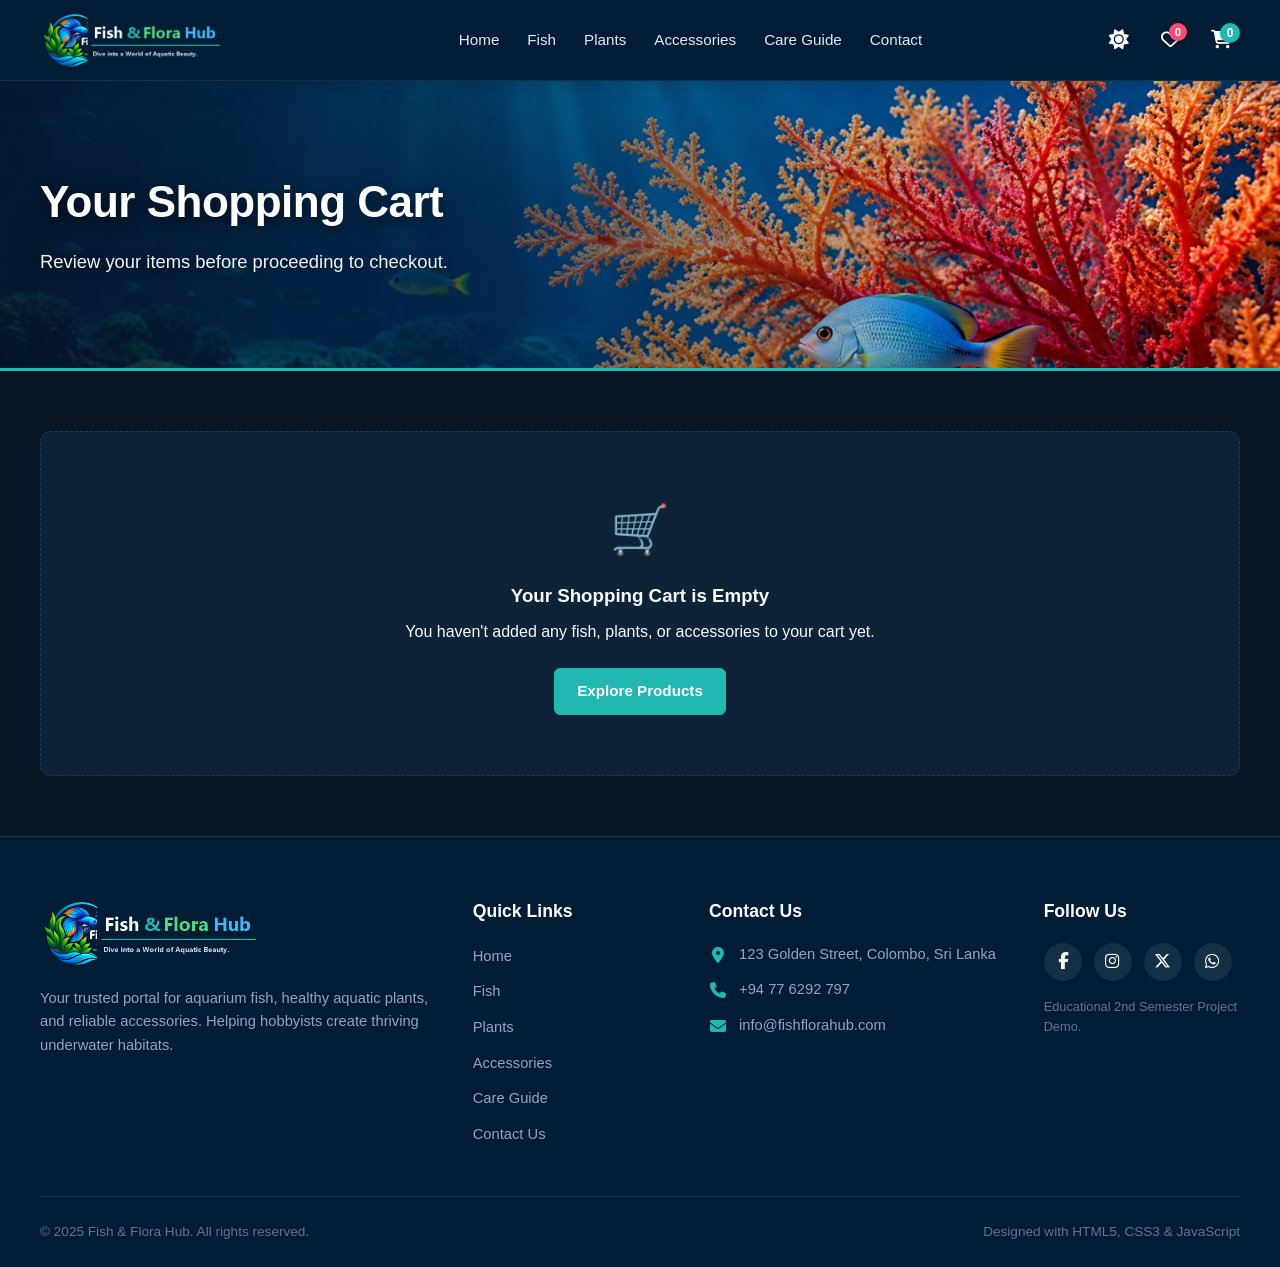
<file: cart.html>
<!DOCTYPE html>
<html lang="en">
<head>
    <meta charset="UTF-8">
    <script>
        (function() {
            try {
                var theme = localStorage.getItem('fish_flora_theme') || 'dark';
                document.documentElement.setAttribute('data-theme', theme);
            } catch(e) {}
        })();
    </script>
    <meta name="viewport" content="width=device-width, initial-scale=1.0">
    <title>Shopping Cart | Fish & Flora Hub</title>
    <meta name="description" content="View and manage products in your Fish & Flora Hub shopping cart with real-time price calculation.">
    <!-- Font Awesome 6.7.2 Icons -->
    <link rel="stylesheet" href="https://cdnjs.cloudflare.com/ajax/libs/font-awesome/6.7.2/css/all.min.css">
    <link rel="stylesheet" href="css/style.css?v=2.9">
</head>
<body>

    <!-- Header Navigation -->
    <header class="header">
        <div class="container header-container">
            <a href="index.html" class="logo-link" aria-label="Fish & Flora Hub Home">
                <img src="images/logo.png" alt="Fish & Flora Hub Logo" class="logo-img">
            </a>

            <nav>
                <ul class="nav-links">
                    <li><a href="index.html" class="nav-link">Home</a></li>
                    <li><a href="fish.html" class="nav-link">Fish</a></li>
                    <li><a href="plants.html" class="nav-link">Plants</a></li>
                    <li><a href="accessories.html" class="nav-link">Accessories</a></li>
                    <li><a href="care-guide.html" class="nav-link">Care Guide</a></li>
                    <li><a href="contact.html" class="nav-link">Contact</a></li>
                </ul>
            </nav>

            <div class="header-actions">
                <button type="button" class="header-icon-btn theme-toggle-btn" title="Toggle Light/Dark Theme" aria-label="Toggle theme">
                    <i class="fa-solid fa-moon theme-icon"></i>
                </button>

                <button type="button" class="wishlist-icon-btn" onclick="openWishlistModal()" title="My Wishlist" aria-label="My Wishlist">
                    <i class="fa-regular fa-heart"></i>
                    <span class="wishlist-badge">0</span>
                </button>

                <a href="cart.html" class="cart-icon-btn" title="Shopping Cart" aria-label="Shopping Cart">
                    <i class="fa-solid fa-cart-shopping" style="font-size: 1.15rem;"></i>
                    <span class="cart-badge">0</span>
                </a>

                <button type="button" class="mobile-nav-toggle" aria-label="Open mobile menu" aria-expanded="false">
                    ☰
                </button>
            </div>
        </div>
    </header>

    <!-- Page Banner -->
    <section class="page-banner page-banner-cart">
        <div class="page-banner-overlay"></div>
        <div class="container page-banner-container">
            <h1 class="page-banner-title">Your Shopping Cart</h1>
            <p class="page-banner-subtitle">Review your items before proceeding to checkout.</p>
        </div>
    </section>

    <!-- Shopping Cart Content -->
    <section class="section">
        <div class="container">
            <!-- Empty Cart State -->
            <div id="cart-empty-state" class="empty-results-box" style="display: none;">
                <span class="empty-icon">🛒</span>
                <h3 class="mb-2">Your Shopping Cart is Empty</h3>
                <p class="text-muted mb-4">You haven't added any fish, plants, or accessories to your cart yet.</p>
                <a href="fish.html" class="btn btn-primary">Explore Products</a>
            </div>

            <!-- Active Cart Container -->
            <div id="cart-content-container" class="cart-layout">
                <!-- Cart Items Table -->
                <div class="cart-table-wrap">
                    <table class="cart-table">
                        <thead>
                            <tr>
                                <th>Product</th>
                                <th>Price</th>
                                <th>Quantity</th>
                                <th>Subtotal</th>
                                <th>Action</th>
                            </tr>
                        </thead>
                        <tbody id="cart-table-body">
                            <!-- Populated dynamically by cart.js -->
                        </tbody>
                    </table>

                    <div style="display: flex; justify-content: space-between; align-items: center; padding: 16px 20px; background-color: var(--bg-surface-alt); border-top: 1px solid var(--border-color); flex-wrap: gap; gap: 12px;">
                        <a href="fish.html" class="btn btn-secondary-outline btn-sm">&larr; Continue Shopping</a>
                        <button type="button" class="btn btn-sm" style="background-color: transparent; color: var(--color-accent-coral); border: 1px solid var(--color-accent-coral);" onclick="if(confirm('Are you sure you want to empty your cart?')) clearCart();">
                            Clear Entire Cart
                        </button>
                    </div>
                </div>

                <!-- Cart Totals Card -->
                <div class="cart-totals-card">
                    <h3 class="cart-totals-title">Cart Totals</h3>

                    <div class="cart-summary-row">
                        <span>Subtotal</span>
                        <span id="cart-subtotal" style="font-weight: 600;">Rs. 0</span>
                    </div>

                    <div class="cart-summary-row">
                        <span>Shipping</span>
                        <span style="color: var(--color-green); font-weight: 600;">Free (Demo)</span>
                    </div>

                    <div class="cart-summary-row cart-summary-total">
                        <span>Total Amount</span>
                        <span id="cart-grand-total">Rs. 0</span>
                    </div>

                    <div class="mt-4">
                        <a href="checkout.html" class="btn btn-primary btn-block">
                            Proceed to Checkout &rarr;
                        </a>
                    </div>

                    <p style="font-size: 0.8rem; color: var(--text-muted); text-align: center; margin-top: 16px;">
                        💡 Demo shop: Total prices are calculated dynamically using JavaScript.
                    </p>
                </div>
            </div>
        </div>
    </section>

    <!-- Footer -->
    <footer class="footer">
        <div class="container">
            <div class="footer-grid">
                <div class="footer-about">
                    <img src="images/logo.png" alt="Fish & Flora Hub Logo" class="footer-logo">
                    <p>
                        Your trusted portal for aquarium fish, healthy aquatic plants, and reliable accessories. Helping hobbyists create thriving underwater habitats.
                    </p>
                </div>

                <div>
                    <h4 class="footer-heading">Quick Links</h4>
                    <ul class="footer-links">
                        <li><a href="index.html">Home</a></li>
                        <li><a href="fish.html">Fish</a></li>
                        <li><a href="plants.html">Plants</a></li>
                        <li><a href="accessories.html">Accessories</a></li>
                        <li><a href="care-guide.html">Care Guide</a></li>
                        <li><a href="contact.html">Contact Us</a></li>
                    </ul>
                </div>

                <div>
                    <h4 class="footer-heading">Contact Us</h4>
                    <ul class="footer-contact">
                        <li><i class="fa-solid fa-location-dot"></i> 123 Golden Street, Colombo, Sri Lanka</li>
                        <li><i class="fa-solid fa-phone"></i> +94 77 6292 797</li>
                        <li><i class="fa-solid fa-envelope"></i> info@fishflorahub.com</li>
                    </ul>
                </div>

                <div>
                    <h4 class="footer-heading">Follow Us</h4>
                    <div class="footer-social-links mb-3">
                        <a href="https://facebook.com/" target="_blank" rel="noopener noreferrer" class="social-icon-btn" aria-label="Facebook"><i class="fa-brands fa-facebook-f"></i></a>
                        <a href="https://instagram.com/" target="_blank" rel="noopener noreferrer" class="social-icon-btn" aria-label="Instagram"><i class="fa-brands fa-instagram"></i></a>
                        <a href="https://x.com/" target="_blank" rel="noopener noreferrer" class="social-icon-btn" aria-label="X (Twitter)"><i class="fa-brands fa-x-twitter"></i></a>
                        <a href="https://wa.me/94776292797" target="_blank" rel="noopener noreferrer" class="social-icon-btn" aria-label="WhatsApp"><i class="fa-brands fa-whatsapp"></i></a>
                    </div>
                    <p style="font-size: 0.8rem; color: #64748b;">
                        Educational 2nd Semester Project Demo.
                    </p>
                </div>
            </div>

            <div class="footer-bottom">
                <div>&copy; 2025 Fish &amp; Flora Hub. All rights reserved.</div>
                <div>Designed with HTML5, CSS3 &amp; JavaScript</div>
            </div>
        </div>
    </footer>

    <!-- Scripts -->
    <script src="js/products.js"></script>
    <script src="js/cart.js"></script>
    <script src="js/script.js?v=2.9"></script>
</body>
</html>
</file>
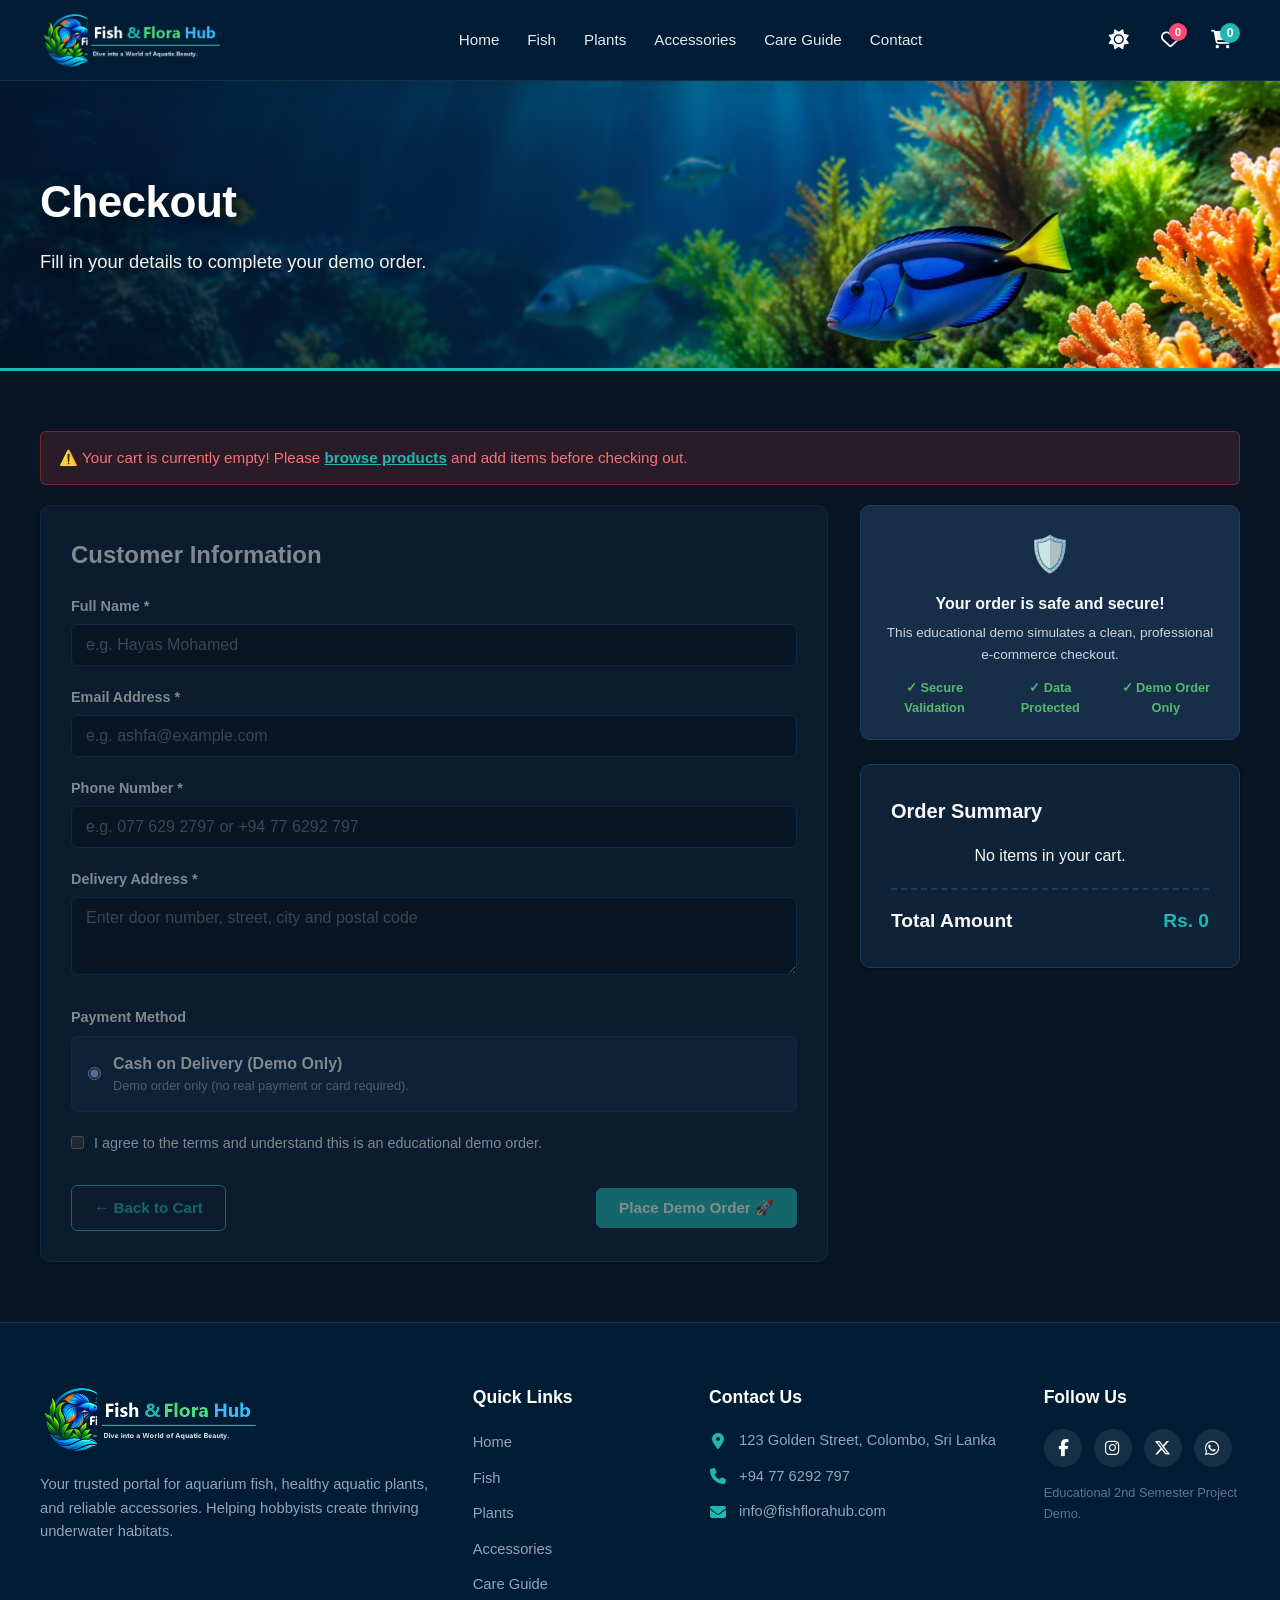
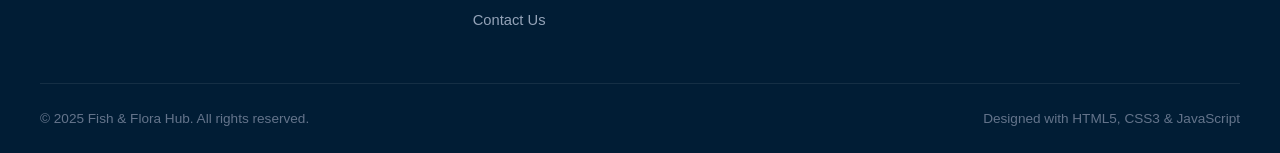
<file: checkout.html>
<!DOCTYPE html>
<html lang="en">
<head>
    <meta charset="UTF-8">
    <script>
        (function() {
            try {
                var theme = localStorage.getItem('fish_flora_theme') || 'dark';
                document.documentElement.setAttribute('data-theme', theme);
            } catch(e) {}
        })();
    </script>
    <meta name="viewport" content="width=device-width, initial-scale=1.0">
    <title>Checkout | Fish & Flora Hub</title>
    <meta name="description" content="Complete your Fish & Flora Hub demo order with our interactive checkout form.">
    <!-- Font Awesome 6.7.2 Icons -->
    <link rel="stylesheet" href="https://cdnjs.cloudflare.com/ajax/libs/font-awesome/6.7.2/css/all.min.css">
    <link rel="stylesheet" href="css/style.css?v=2.9">
</head>
<body>

    <!-- Header Navigation -->
    <header class="header">
        <div class="container header-container">
            <a href="index.html" class="logo-link" aria-label="Fish & Flora Hub Home">
                <img src="images/logo.png" alt="Fish & Flora Hub Logo" class="logo-img">
            </a>

            <nav>
                <ul class="nav-links">
                    <li><a href="index.html" class="nav-link">Home</a></li>
                    <li><a href="fish.html" class="nav-link">Fish</a></li>
                    <li><a href="plants.html" class="nav-link">Plants</a></li>
                    <li><a href="accessories.html" class="nav-link">Accessories</a></li>
                    <li><a href="care-guide.html" class="nav-link">Care Guide</a></li>
                    <li><a href="contact.html" class="nav-link">Contact</a></li>
                </ul>
            </nav>

            <div class="header-actions">
                <button type="button" class="header-icon-btn theme-toggle-btn" title="Toggle Light/Dark Theme" aria-label="Toggle theme">
                    <i class="fa-solid fa-moon theme-icon"></i>
                </button>

                <button type="button" class="wishlist-icon-btn" onclick="openWishlistModal()" title="My Wishlist" aria-label="My Wishlist">
                    <i class="fa-regular fa-heart"></i>
                    <span class="wishlist-badge">0</span>
                </button>

                <a href="cart.html" class="cart-icon-btn" title="Shopping Cart" aria-label="Shopping Cart">
                    <i class="fa-solid fa-cart-shopping" style="font-size: 1.15rem;"></i>
                    <span class="cart-badge">0</span>
                </a>

                <button type="button" class="mobile-nav-toggle" aria-label="Open mobile menu" aria-expanded="false">
                    ☰
                </button>
            </div>
        </div>
    </header>

    <!-- Page Banner -->
    <section class="page-banner page-banner-checkout">
        <div class="page-banner-overlay"></div>
        <div class="container page-banner-container">
            <h1 class="page-banner-title">Checkout</h1>
            <p class="page-banner-subtitle">Fill in your details to complete your demo order.</p>
        </div>
    </section>

    <!-- Checkout Section -->
    <section class="section">
        <div class="container">
            <div id="checkout-empty-notice" class="alert alert-danger mb-4" style="display: none;">
                ⚠️ Your cart is currently empty! Please <a href="fish.html" style="text-decoration: underline; font-weight: 700;">browse products</a> and add items before checking out.
            </div>

            <div class="checkout-layout">
                <!-- Customer Details Form -->
                <div class="checkout-card" id="customer-form-card">
                    <h2 class="section-title" style="font-size: 1.5rem; margin-bottom: 20px;">Customer Information</h2>

                    <form id="checkout-form" novalidate>
                        <div class="form-group">
                            <label for="fullname" class="form-label">Full Name *</label>
                            <input type="text" id="fullname" class="form-input" placeholder="e.g. Hayas Mohamed" required>
                            <span class="field-error" id="fullname-error"></span>
                        </div>

                        <div class="form-group">
                            <label for="email" class="form-label">Email Address *</label>
                            <input type="email" id="email" class="form-input" placeholder="e.g. ashfa@example.com" required>
                            <span class="field-error" id="email-error"></span>
                        </div>

                        <div class="form-group">
                            <label for="phone" class="form-label">Phone Number *</label>
                            <input type="tel" id="phone" class="form-input" placeholder="e.g. 077 629 2797 or +94 77 6292 797" required>
                            <span class="field-error" id="phone-error"></span>
                        </div>

                        <div class="form-group">
                            <label for="address" class="form-label">Delivery Address *</label>
                            <textarea id="address" class="form-textarea" rows="3" placeholder="Enter door number, street, city and postal code" required></textarea>
                            <span class="field-error" id="address-error"></span>
                        </div>

                        <div class="form-group" style="margin-top: 24px;">
                            <label class="form-label">Payment Method</label>
                            <div style="background-color: var(--bg-surface-alt); padding: 14px 16px; border-radius: var(--radius-sm); border: 1px solid var(--border-color); display: flex; align-items: center; gap: 12px;">
                                <input type="radio" id="pay-cod" name="payment_method" value="cod" checked>
                                <label for="pay-cod" style="cursor: pointer; margin-bottom: 0;">
                                    <strong>Cash on Delivery (Demo Only)</strong>
                                    <span style="display: block; font-size: 0.8rem; color: var(--text-muted);">
                                        Demo order only (no real payment or card required).
                                    </span>
                                </label>
                            </div>
                        </div>

                        <div class="form-group mt-3">
                            <label style="display: flex; align-items: flex-start; gap: 10px; cursor: pointer; font-size: 0.9rem;">
                                <input type="checkbox" id="terms-agreement" style="margin-top: 4px;">
                                <span>I agree to the terms and understand this is an educational demo order.</span>
                            </label>
                            <span class="field-error" id="terms-error"></span>
                        </div>

                        <div style="display: flex; justify-content: space-between; align-items: center; margin-top: 30px; gap: 16px; flex-wrap: wrap;">
                            <a href="cart.html" class="btn btn-secondary-outline">&larr; Back to Cart</a>
                            <button type="submit" id="place-order-btn" class="btn btn-primary">
                                Place Demo Order 🚀
                            </button>
                        </div>
                    </form>
                </div>

                <!-- Right Column: Security Badge & Order Summary -->
                <div>
                    <!-- Trust Badge Card -->
                    <div class="trust-badge-card">
                        <div class="trust-icon">🛡️</div>
                        <h4 style="margin-bottom: 6px;">Your order is safe and secure!</h4>
                        <p style="font-size: 0.85rem; color: var(--text-secondary); margin-bottom: 12px;">
                            This educational demo simulates a clean, professional e-commerce checkout.
                        </p>
                        <div style="display: flex; justify-content: center; gap: 16px; font-size: 0.8rem; color: var(--color-green); font-weight: 600;">
                            <span>✓ Secure Validation</span>
                            <span>✓ Data Protected</span>
                            <span>✓ Demo Order Only</span>
                        </div>
                    </div>

                    <!-- Order Summary Card -->
                    <div class="checkout-card">
                        <h3 class="section-title" style="font-size: 1.25rem; margin-bottom: 16px;">Order Summary</h3>
                        
                        <div id="checkout-items-list">
                            <!-- Populated dynamically by checkout.js -->
                        </div>

                        <div style="display: flex; justify-content: space-between; margin-top: 20px; padding-top: 16px; border-top: 2px dashed var(--border-color); font-size: 1.2rem; font-weight: 700;">
                            <span>Total Amount</span>
                            <span id="checkout-total-price" style="color: var(--color-turquoise);">Rs. 0</span>
                        </div>
                    </div>
                </div>
            </div>
        </div>
    </section>

    <!-- Order Success Modal -->
    <div id="order-success-modal" class="modal-backdrop" aria-hidden="true">
        <div class="modal-dialog text-center" style="max-width: 500px;">
            <div style="width: 70px; height: 70px; background-color: rgba(86, 184, 112, 0.2); border-radius: 50%; display: flex; align-items: center; justify-content: center; font-size: 2.4rem; color: var(--color-green); margin: 0 auto 16px;">
                ✓
            </div>
            
            <h2 style="font-size: 1.6rem; margin-bottom: 8px;">Demo Order Placed!</h2>
            <p class="text-muted mb-3">Thank you for exploring <strong>Fish &amp; Flora Hub</strong>.</p>

            <div style="background-color: var(--bg-surface-alt); border-radius: var(--radius-sm); padding: 16px; text-align: left; font-size: 0.9rem; margin-bottom: 20px;">
                <p><strong>Order ID:</strong> <span id="modal-order-id" style="color: var(--color-turquoise); font-weight: 700;">#FFH-000000</span></p>
                <p><strong>Customer:</strong> <span id="modal-customer-name">Ashfa</span></p>
                <p><strong>Email:</strong> <span id="modal-customer-email">ashfa@example.com</span></p>
                <p><strong>Delivery To:</strong> <span id="modal-customer-address">Colombo, Sri Lanka</span></p>
                <p><strong>Total Amount:</strong> <span id="modal-order-total" class="modal-total-price">Rs. 0</span></p>
            </div>

            <p style="font-size: 0.8rem; color: var(--text-muted); margin-bottom: 24px;">
                🎓 Academic Project Notice: Since this project does not use a backend database, this simulated order has been saved into your browser's local demo history.
            </p>

            <button type="button" class="btn btn-primary btn-block" onclick="closeOrderModal()">
                Continue Shopping &rarr;
            </button>
        </div>
    </div>

    <!-- Footer -->
    <footer class="footer">
        <div class="container">
            <div class="footer-grid">
                <div class="footer-about">
                    <img src="images/logo.png" alt="Fish & Flora Hub Logo" class="footer-logo">
                    <p>
                        Your trusted portal for aquarium fish, healthy aquatic plants, and reliable accessories. Helping hobbyists create thriving underwater habitats.
                    </p>
                </div>

                <div>
                    <h4 class="footer-heading">Quick Links</h4>
                    <ul class="footer-links">
                        <li><a href="index.html">Home</a></li>
                        <li><a href="fish.html">Fish</a></li>
                        <li><a href="plants.html">Plants</a></li>
                        <li><a href="accessories.html">Accessories</a></li>
                        <li><a href="care-guide.html">Care Guide</a></li>
                        <li><a href="contact.html">Contact Us</a></li>
                    </ul>
                </div>

                <div>
                    <h4 class="footer-heading">Contact Us</h4>
                    <ul class="footer-contact">
                        <li><i class="fa-solid fa-location-dot"></i> 123 Golden Street, Colombo, Sri Lanka</li>
                        <li><i class="fa-solid fa-phone"></i> +94 77 6292 797</li>
                        <li><i class="fa-solid fa-envelope"></i> info@fishflorahub.com</li>
                    </ul>
                </div>

                <div>
                    <h4 class="footer-heading">Follow Us</h4>
                    <div class="footer-social-links mb-3">
                        <a href="https://facebook.com/" target="_blank" rel="noopener noreferrer" class="social-icon-btn" aria-label="Facebook"><i class="fa-brands fa-facebook-f"></i></a>
                        <a href="https://instagram.com/" target="_blank" rel="noopener noreferrer" class="social-icon-btn" aria-label="Instagram"><i class="fa-brands fa-instagram"></i></a>
                        <a href="https://x.com/" target="_blank" rel="noopener noreferrer" class="social-icon-btn" aria-label="X (Twitter)"><i class="fa-brands fa-x-twitter"></i></a>
                        <a href="https://wa.me/94776292797" target="_blank" rel="noopener noreferrer" class="social-icon-btn" aria-label="WhatsApp"><i class="fa-brands fa-whatsapp"></i></a>
                    </div>
                    <p style="font-size: 0.8rem; color: #64748b;">
                        Educational 2nd Semester Project Demo.
                    </p>
                </div>
            </div>

            <div class="footer-bottom">
                <div>&copy; 2025 Fish &amp; Flora Hub. All rights reserved.</div>
                <div>Designed with HTML5, CSS3 &amp; JavaScript</div>
            </div>
        </div>
    </footer>

    <!-- Scripts -->
    <script src="js/products.js"></script>
    <script src="js/cart.js"></script>
    <script src="js/checkout.js"></script>
    <script src="js/script.js?v=2.9"></script>
</body>
</html>
</file>
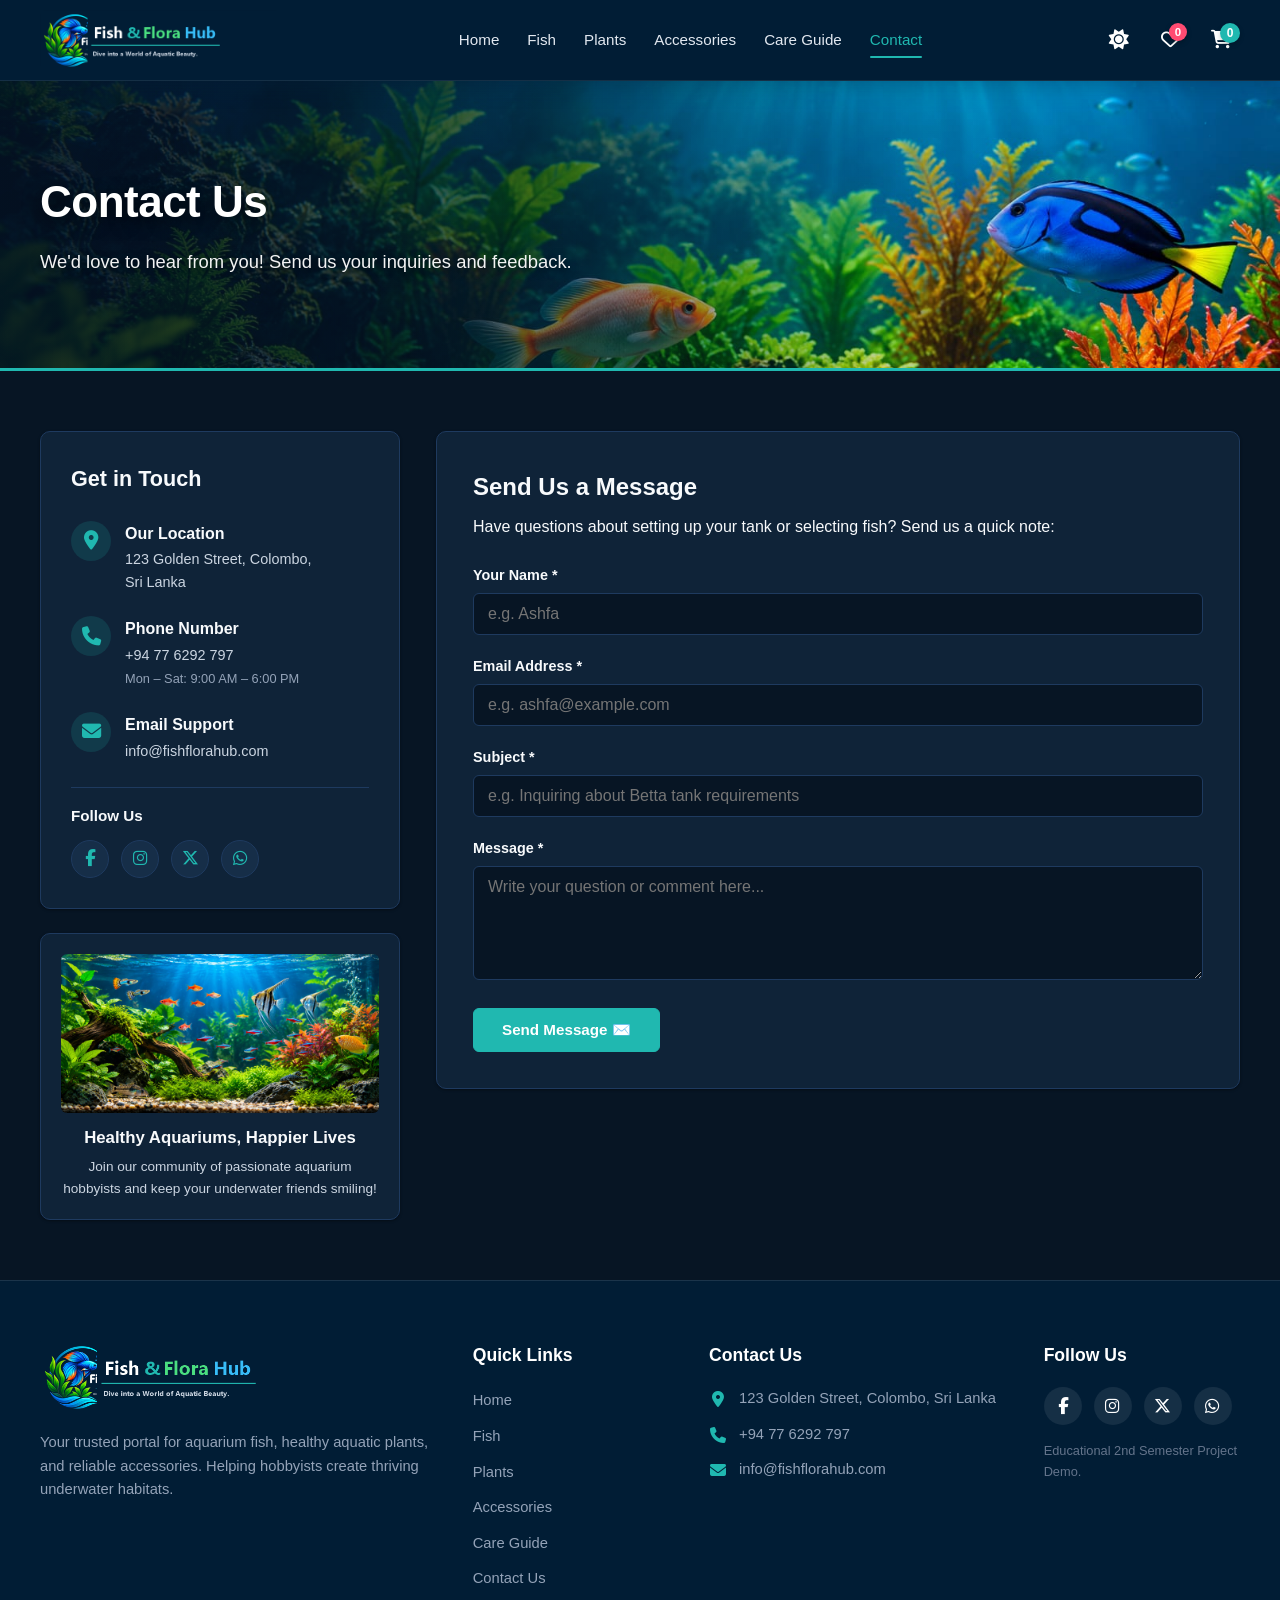
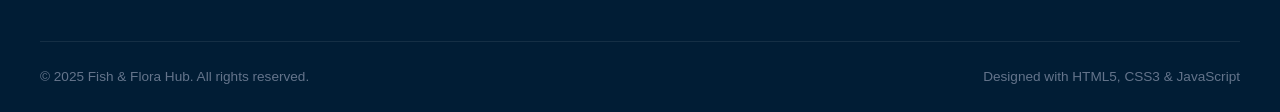
<file: contact.html>
<!DOCTYPE html>
<html lang="en">
<head>
    <meta charset="UTF-8">
    <script>
        (function() {
            try {
                var theme = localStorage.getItem('fish_flora_theme') || 'dark';
                document.documentElement.setAttribute('data-theme', theme);
            } catch(e) {}
        })();
    </script>
    <meta name="viewport" content="width=device-width, initial-scale=1.0">
    <title>Contact Us | Fish & Flora Hub</title>
    <meta name="description" content="Get in touch with Fish & Flora Hub team for aquarium inquiries, plant care advice, and customer support.">
    <!-- Font Awesome 6.7.2 Icons -->
    <link rel="stylesheet" href="https://cdnjs.cloudflare.com/ajax/libs/font-awesome/6.7.2/css/all.min.css">
    <link rel="stylesheet" href="css/style.css?v=2.9">
</head>
<body>

    <!-- Header Navigation -->
    <header class="header">
        <div class="container header-container">
            <a href="index.html" class="logo-link" aria-label="Fish & Flora Hub Home">
                <img src="images/logo.png" alt="Fish & Flora Hub Logo" class="logo-img">
            </a>

            <nav>
                <ul class="nav-links">
                    <li><a href="index.html" class="nav-link">Home</a></li>
                    <li><a href="fish.html" class="nav-link">Fish</a></li>
                    <li><a href="plants.html" class="nav-link">Plants</a></li>
                    <li><a href="accessories.html" class="nav-link">Accessories</a></li>
                    <li><a href="care-guide.html" class="nav-link">Care Guide</a></li>
                    <li><a href="contact.html" class="nav-link active">Contact</a></li>
                </ul>
            </nav>

            <div class="header-actions">
                <button type="button" class="header-icon-btn theme-toggle-btn" title="Toggle Light/Dark Theme" aria-label="Toggle theme">
                    <i class="fa-solid fa-moon theme-icon"></i>
                </button>

                <button type="button" class="wishlist-icon-btn" onclick="openWishlistModal()" title="My Wishlist" aria-label="My Wishlist">
                    <i class="fa-regular fa-heart"></i>
                    <span class="wishlist-badge">0</span>
                </button>

                <a href="cart.html" class="cart-icon-btn" title="Shopping Cart" aria-label="Shopping Cart">
                    <i class="fa-solid fa-cart-shopping" style="font-size: 1.15rem;"></i>
                    <span class="cart-badge">0</span>
                </a>

                <button type="button" class="mobile-nav-toggle" aria-label="Open mobile menu" aria-expanded="false">
                    ☰
                </button>
            </div>
        </div>
    </header>

    <!-- Page Banner -->
    <section class="page-banner page-banner-contact">
        <div class="page-banner-overlay"></div>
        <div class="container page-banner-container">
            <h1 class="page-banner-title">Contact Us</h1>
            <p class="page-banner-subtitle">We'd love to hear from you! Send us your inquiries and feedback.</p>
        </div>
    </section>

    <!-- Contact Section -->
    <section class="section">
        <div class="container">
            <div class="contact-layout">
                <!-- Left Column: Contact Details & Image Card -->
                <div>
                    <div class="contact-info-card mb-4">
                        <h3 class="section-title" style="font-size: 1.35rem; margin-bottom: 24px;">Get in Touch</h3>

                        <div class="contact-item">
                            <div class="contact-item-icon"><i class="fa-solid fa-location-dot"></i></div>
                            <div>
                                <h4 style="font-size: 1rem; margin-bottom: 2px;">Our Location</h4>
                                <p style="font-size: 0.9rem; color: var(--text-secondary);">
                                    123 Golden Street, Colombo,<br>Sri Lanka
                                </p>
                            </div>
                        </div>

                        <div class="contact-item">
                            <div class="contact-item-icon"><i class="fa-solid fa-phone"></i></div>
                            <div>
                                <h4 style="font-size: 1rem; margin-bottom: 2px;">Phone Number</h4>
                                <p style="font-size: 0.9rem; color: var(--text-secondary);">
                                    +94 77 6292 797<br>
                                    <span style="font-size: 0.8rem; color: var(--text-muted);">Mon – Sat: 9:00 AM – 6:00 PM</span>
                                </p>
                            </div>
                        </div>

                        <div class="contact-item">
                            <div class="contact-item-icon"><i class="fa-solid fa-envelope"></i></div>
                            <div>
                                <h4 style="font-size: 1rem; margin-bottom: 2px;">Email Support</h4>
                                <p style="font-size: 0.9rem; color: var(--text-secondary);">
                                    info@fishflorahub.com
                                </p>
                            </div>
                        </div>

                        <div style="margin-top: 24px; padding-top: 16px; border-top: 1px solid var(--border-color);">
                            <h4 style="font-size: 0.95rem; margin-bottom: 12px;">Follow Us</h4>
                            <div class="footer-social-links">
                                <a href="https://facebook.com/" target="_blank" rel="noopener noreferrer" class="social-icon-btn" aria-label="Facebook"><i class="fa-brands fa-facebook-f"></i></a>
                                <a href="https://instagram.com/" target="_blank" rel="noopener noreferrer" class="social-icon-btn" aria-label="Instagram"><i class="fa-brands fa-instagram"></i></a>
                                <a href="https://x.com/" target="_blank" rel="noopener noreferrer" class="social-icon-btn" aria-label="X (Twitter)"><i class="fa-brands fa-x-twitter"></i></a>
                                <a href="https://wa.me/94776292797" target="_blank" rel="noopener noreferrer" class="social-icon-btn" aria-label="WhatsApp"><i class="fa-brands fa-whatsapp"></i></a>
                            </div>
                        </div>
                    </div>

                    <!-- Healthy Aquarium Graphic Card -->
                    <div class="contact-info-card text-center" style="padding: 20px;">
                        <img src="images/healthy-aquarium.jpeg" alt="Healthy Aquariums" style="border-radius: var(--radius-sm); margin-bottom: 12px;">
                        <h4 style="font-size: 1.05rem; margin-bottom: 4px;">Healthy Aquariums, Happier Lives</h4>
                        <p style="font-size: 0.85rem; color: var(--text-secondary);">
                            Join our community of passionate aquarium hobbyists and keep your underwater friends smiling!
                        </p>
                    </div>
                </div>

                <!-- Right Column: Send Us a Message Form -->
                <div class="contact-form-card">
                    <h2 class="section-title" style="font-size: 1.5rem; margin-bottom: 8px;">Send Us a Message</h2>
                    <p class="text-muted mb-4">Have questions about setting up your tank or selecting fish? Send us a quick note:</p>

                    <div id="contact-feedback"></div>

                    <form id="contact-form" novalidate>
                        <div class="form-group">
                            <label for="contact-name" class="form-label">Your Name *</label>
                            <input type="text" id="contact-name" class="form-input" placeholder="e.g. Ashfa" required>
                        </div>

                        <div class="form-group">
                            <label for="contact-email" class="form-label">Email Address *</label>
                            <input type="email" id="contact-email" class="form-input" placeholder="e.g. ashfa@example.com" required>
                        </div>

                        <div class="form-group">
                            <label for="contact-subject" class="form-label">Subject *</label>
                            <input type="text" id="contact-subject" class="form-input" placeholder="e.g. Inquiring about Betta tank requirements" required>
                        </div>

                        <div class="form-group">
                            <label for="contact-message" class="form-label">Message *</label>
                            <textarea id="contact-message" class="form-textarea" rows="5" placeholder="Write your question or comment here..." required></textarea>
                        </div>

                        <button type="submit" class="btn btn-primary" style="padding: 12px 28px;">
                            Send Message ✉️
                        </button>
                    </form>
                </div>
            </div>
        </div>
    </section>

    <!-- Footer -->
    <footer class="footer">
        <div class="container">
            <div class="footer-grid">
                <div class="footer-about">
                    <img src="images/logo.png" alt="Fish & Flora Hub Logo" class="footer-logo">
                    <p>
                        Your trusted portal for aquarium fish, healthy aquatic plants, and reliable accessories. Helping hobbyists create thriving underwater habitats.
                    </p>
                </div>

                <div>
                    <h4 class="footer-heading">Quick Links</h4>
                    <ul class="footer-links">
                        <li><a href="index.html">Home</a></li>
                        <li><a href="fish.html">Fish</a></li>
                        <li><a href="plants.html">Plants</a></li>
                        <li><a href="accessories.html">Accessories</a></li>
                        <li><a href="care-guide.html">Care Guide</a></li>
                        <li><a href="contact.html">Contact Us</a></li>
                    </ul>
                </div>

                <div>
                    <h4 class="footer-heading">Contact Us</h4>
                    <ul class="footer-contact">
                        <li><i class="fa-solid fa-location-dot"></i> 123 Golden Street, Colombo, Sri Lanka</li>
                        <li><i class="fa-solid fa-phone"></i> +94 77 6292 797</li>
                        <li><i class="fa-solid fa-envelope"></i> info@fishflorahub.com</li>
                    </ul>
                </div>

                <div>
                    <h4 class="footer-heading">Follow Us</h4>
                    <div class="footer-social-links mb-3">
                        <a href="https://facebook.com/" target="_blank" rel="noopener noreferrer" class="social-icon-btn" aria-label="Facebook"><i class="fa-brands fa-facebook-f"></i></a>
                        <a href="https://instagram.com/" target="_blank" rel="noopener noreferrer" class="social-icon-btn" aria-label="Instagram"><i class="fa-brands fa-instagram"></i></a>
                        <a href="https://x.com/" target="_blank" rel="noopener noreferrer" class="social-icon-btn" aria-label="X (Twitter)"><i class="fa-brands fa-x-twitter"></i></a>
                        <a href="https://wa.me/94776292797" target="_blank" rel="noopener noreferrer" class="social-icon-btn" aria-label="WhatsApp"><i class="fa-brands fa-whatsapp"></i></a>
                    </div>
                    <p style="font-size: 0.8rem; color: #64748b;">
                        Educational 2nd Semester Project Demo.
                    </p>
                </div>
            </div>

            <div class="footer-bottom">
                <div>&copy; 2025 Fish &amp; Flora Hub. All rights reserved.</div>
                <div>Designed with HTML5, CSS3 &amp; JavaScript</div>
            </div>
        </div>
    </footer>

    <!-- Scripts -->
    <script src="js/products.js"></script>
    <script src="js/cart.js"></script>
    <script src="js/script.js?v=2.9"></script>
</body>
</html>
</file>
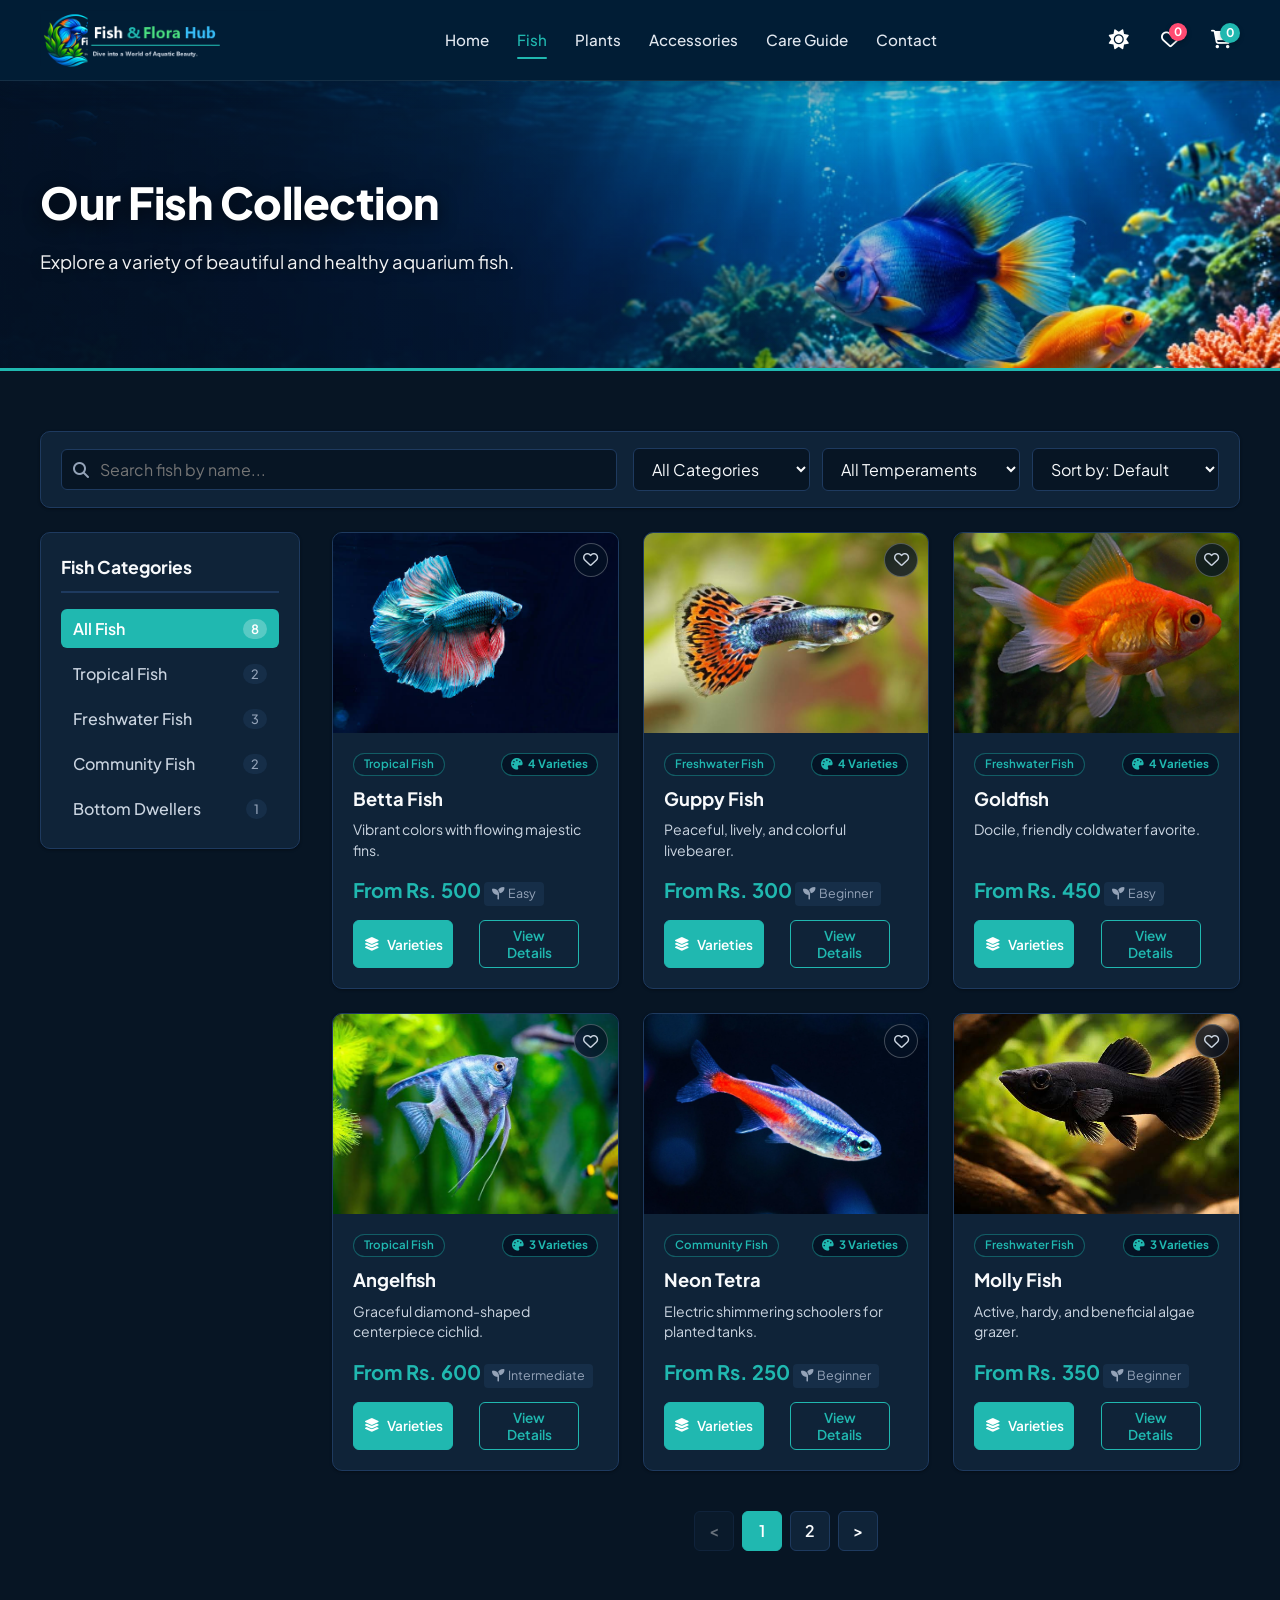
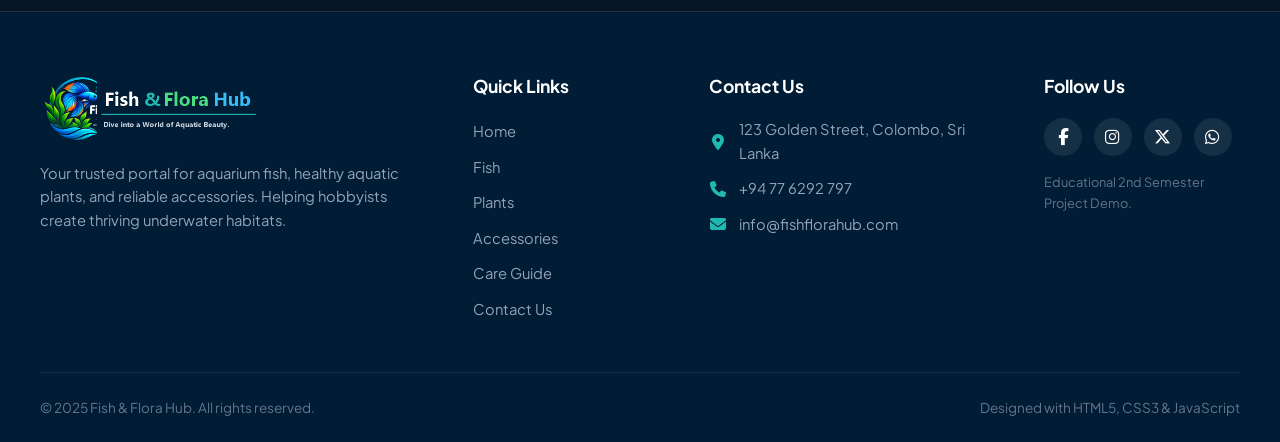
<file: fish.html>
<!DOCTYPE html>
<html lang="en">
<head>
    <meta charset="UTF-8">
    <script>
        (function() {
            try {
                var theme = localStorage.getItem('fish_flora_theme') || 'dark';
                document.documentElement.setAttribute('data-theme', theme);
            } catch(e) {}
        })();
    </script>
    <meta name="viewport" content="width=device-width, initial-scale=1.0">
    <title>Fish Collection | Fish & Flora Hub</title>
    <meta name="description" content="Explore our rich collection of healthy freshwater, tropical, and community aquarium fish.">
    <!-- Google Fonts: Plus Jakarta Sans -->
    <link rel="preconnect" href="https://fonts.googleapis.com">
    <link rel="preconnect" href="https://fonts.gstatic.com" crossorigin>
    <link href="https://fonts.googleapis.com/css2?family=Plus+Jakarta+Sans:wght@400;500;600;700;800&display=swap" rel="stylesheet">
    <!-- Font Awesome 6.7.2 Icons -->
    <link rel="stylesheet" href="https://cdnjs.cloudflare.com/ajax/libs/font-awesome/6.7.2/css/all.min.css">
    <link rel="stylesheet" href="css/style.css?v=2.9">
</head>
<body>

    <!-- Header Navigation -->
    <header class="header">
        <div class="container header-container">
            <a href="index.html" class="logo-link" aria-label="Fish & Flora Hub Home">
                <img src="images/logo.png" alt="Fish & Flora Hub Logo" class="logo-img">
            </a>

            <nav>
                <ul class="nav-links">
                    <li><a href="index.html" class="nav-link">Home</a></li>
                    <li><a href="fish.html" class="nav-link active">Fish</a></li>
                    <li><a href="plants.html" class="nav-link">Plants</a></li>
                    <li><a href="accessories.html" class="nav-link">Accessories</a></li>
                    <li><a href="care-guide.html" class="nav-link">Care Guide</a></li>
                    <li><a href="contact.html" class="nav-link">Contact</a></li>
                </ul>
            </nav>

            <div class="header-actions">
                <button type="button" class="header-icon-btn theme-toggle-btn" title="Toggle Light/Dark Theme" aria-label="Toggle theme">
                    <i class="fa-solid fa-moon theme-icon"></i>
                </button>

                <button type="button" class="wishlist-icon-btn" onclick="openWishlistModal()" title="My Wishlist" aria-label="My Wishlist">
                    <i class="fa-regular fa-heart"></i>
                    <span class="wishlist-badge">0</span>
                </button>

                <a href="cart.html" class="cart-icon-btn" title="Shopping Cart" aria-label="Shopping Cart">
                    <i class="fa-solid fa-cart-shopping" style="font-size: 1.15rem;"></i>
                    <span class="cart-badge">0</span>
                </a>

                <button type="button" class="mobile-nav-toggle" aria-label="Open mobile menu" aria-expanded="false">
                    ☰
                </button>
            </div>
        </div>
    </header>

    <!-- Page Banner -->
    <section class="page-banner page-banner-fish">
        <div class="page-banner-overlay"></div>
        <div class="container page-banner-container">
            <h1 class="page-banner-title">Our Fish Collection</h1>
            <p class="page-banner-subtitle">Explore a variety of beautiful and healthy aquarium fish.</p>
        </div>
    </section>

    <!-- Catalog Section -->
    <section class="section">
        <div class="container">
            <!-- Filter & Search Bar -->
            <div class="filter-bar">
                <div class="search-input-wrap">
                    <span class="search-icon"><i class="fa-solid fa-magnifying-glass"></i></span>
                    <input type="text" id="catalog-search-input" class="search-input" placeholder="Search fish by name..." aria-label="Search fish">
                </div>

                <div class="filter-selects-wrap">
                    <select id="catalog-category-select" class="filter-select" aria-label="Filter by category">
                        <option value="all">All Categories</option>
                        <option value="tropical">Tropical Fish</option>
                        <option value="freshwater">Freshwater Fish</option>
                        <option value="community">Community Fish</option>
                        <option value="bottom">Bottom Dwellers</option>
                    </select>

                    <select id="catalog-secondary-select" class="filter-select" aria-label="Filter by temperament">
                        <option value="all">All Temperaments</option>
                        <option value="peaceful">Peaceful</option>
                        <option value="active">Active</option>
                        <option value="community">Community Cichlid</option>
                        <option value="semi-aggressive">Semi-Aggressive</option>
                    </select>

                    <select id="catalog-sort-select" class="filter-select" aria-label="Sort products">
                        <option value="default">Sort by: Default</option>
                        <option value="price-low">Price: Low to High</option>
                        <option value="price-high">Price: High to Low</option>
                        <option value="name-az">Name: A to Z</option>
                    </select>
                </div>
            </div>

            <!-- Layout: Sidebar + Product Grid -->
            <div class="catalog-layout">
                <!-- Sidebar Categories -->
                <aside class="catalog-sidebar">
                    <h3 class="sidebar-title">Fish Categories</h3>
                    <div class="sidebar-cat-list">
                        <button type="button" class="sidebar-cat-btn active" data-category="all">
                            <span>All Fish</span>
                            <span class="sidebar-count">8</span>
                        </button>
                        <button type="button" class="sidebar-cat-btn" data-category="tropical">
                            <span>Tropical Fish</span>
                            <span class="sidebar-count">2</span>
                        </button>
                        <button type="button" class="sidebar-cat-btn" data-category="freshwater">
                            <span>Freshwater Fish</span>
                            <span class="sidebar-count">3</span>
                        </button>
                        <button type="button" class="sidebar-cat-btn" data-category="community">
                            <span>Community Fish</span>
                            <span class="sidebar-count">2</span>
                        </button>
                        <button type="button" class="sidebar-cat-btn" data-category="bottom">
                            <span>Bottom Dwellers</span>
                            <span class="sidebar-count">1</span>
                        </button>
                    </div>
                </aside>

                <!-- Main Products Area -->
                <main>
                    <div id="catalog-grid" class="products-grid" data-page-type="fish">
                        <!-- Rendered dynamically by script.js?v=2.9 -->
                    </div>

                    <!-- Pagination -->
                    <div id="catalog-pagination" class="pagination">
                        <!-- Populated by script.js?v=2.9 -->
                    </div>
                </main>
            </div>
        </div>
    </section>

    <!-- Footer -->
    <footer class="footer">
        <div class="container">
            <div class="footer-grid">
                <div class="footer-about">
                    <img src="images/logo.png" alt="Fish & Flora Hub Logo" class="footer-logo">
                    <p>
                        Your trusted portal for aquarium fish, healthy aquatic plants, and reliable accessories. Helping hobbyists create thriving underwater habitats.
                    </p>
                </div>

                <div>
                    <h4 class="footer-heading">Quick Links</h4>
                    <ul class="footer-links">
                        <li><a href="index.html">Home</a></li>
                        <li><a href="fish.html">Fish</a></li>
                        <li><a href="plants.html">Plants</a></li>
                        <li><a href="accessories.html">Accessories</a></li>
                        <li><a href="care-guide.html">Care Guide</a></li>
                        <li><a href="contact.html">Contact Us</a></li>
                    </ul>
                </div>

                <div>
                    <h4 class="footer-heading">Contact Us</h4>
                    <ul class="footer-contact">
                        <li><i class="fa-solid fa-location-dot"></i> 123 Golden Street, Colombo, Sri Lanka</li>
                        <li><i class="fa-solid fa-phone"></i> +94 77 6292 797</li>
                        <li><i class="fa-solid fa-envelope"></i> info@fishflorahub.com</li>
                    </ul>
                </div>

                <div>
                    <h4 class="footer-heading">Follow Us</h4>
                    <div class="footer-social-links mb-3">
                        <a href="https://facebook.com/" target="_blank" rel="noopener noreferrer" class="social-icon-btn" aria-label="Facebook"><i class="fa-brands fa-facebook-f"></i></a>
                        <a href="https://instagram.com/" target="_blank" rel="noopener noreferrer" class="social-icon-btn" aria-label="Instagram"><i class="fa-brands fa-instagram"></i></a>
                        <a href="https://x.com/" target="_blank" rel="noopener noreferrer" class="social-icon-btn" aria-label="X (Twitter)"><i class="fa-brands fa-x-twitter"></i></a>
                        <a href="https://wa.me/94776292797" target="_blank" rel="noopener noreferrer" class="social-icon-btn" aria-label="WhatsApp"><i class="fa-brands fa-whatsapp"></i></a>
                    </div>
                    <p style="font-size: 0.8rem; color: #64748b;">
                        Educational 2nd Semester Project Demo.
                    </p>
                </div>
            </div>

            <div class="footer-bottom">
                <div>&copy; 2025 Fish &amp; Flora Hub. All rights reserved.</div>
                <div>Designed with HTML5, CSS3 &amp; JavaScript</div>
            </div>
        </div>
    </footer>

    <!-- Scripts -->
    <script src="js/products.js"></script>
    <script src="js/cart.js"></script>
    <script src="js/script.js?v=2.9"></script>
</body>
</html>
</file>
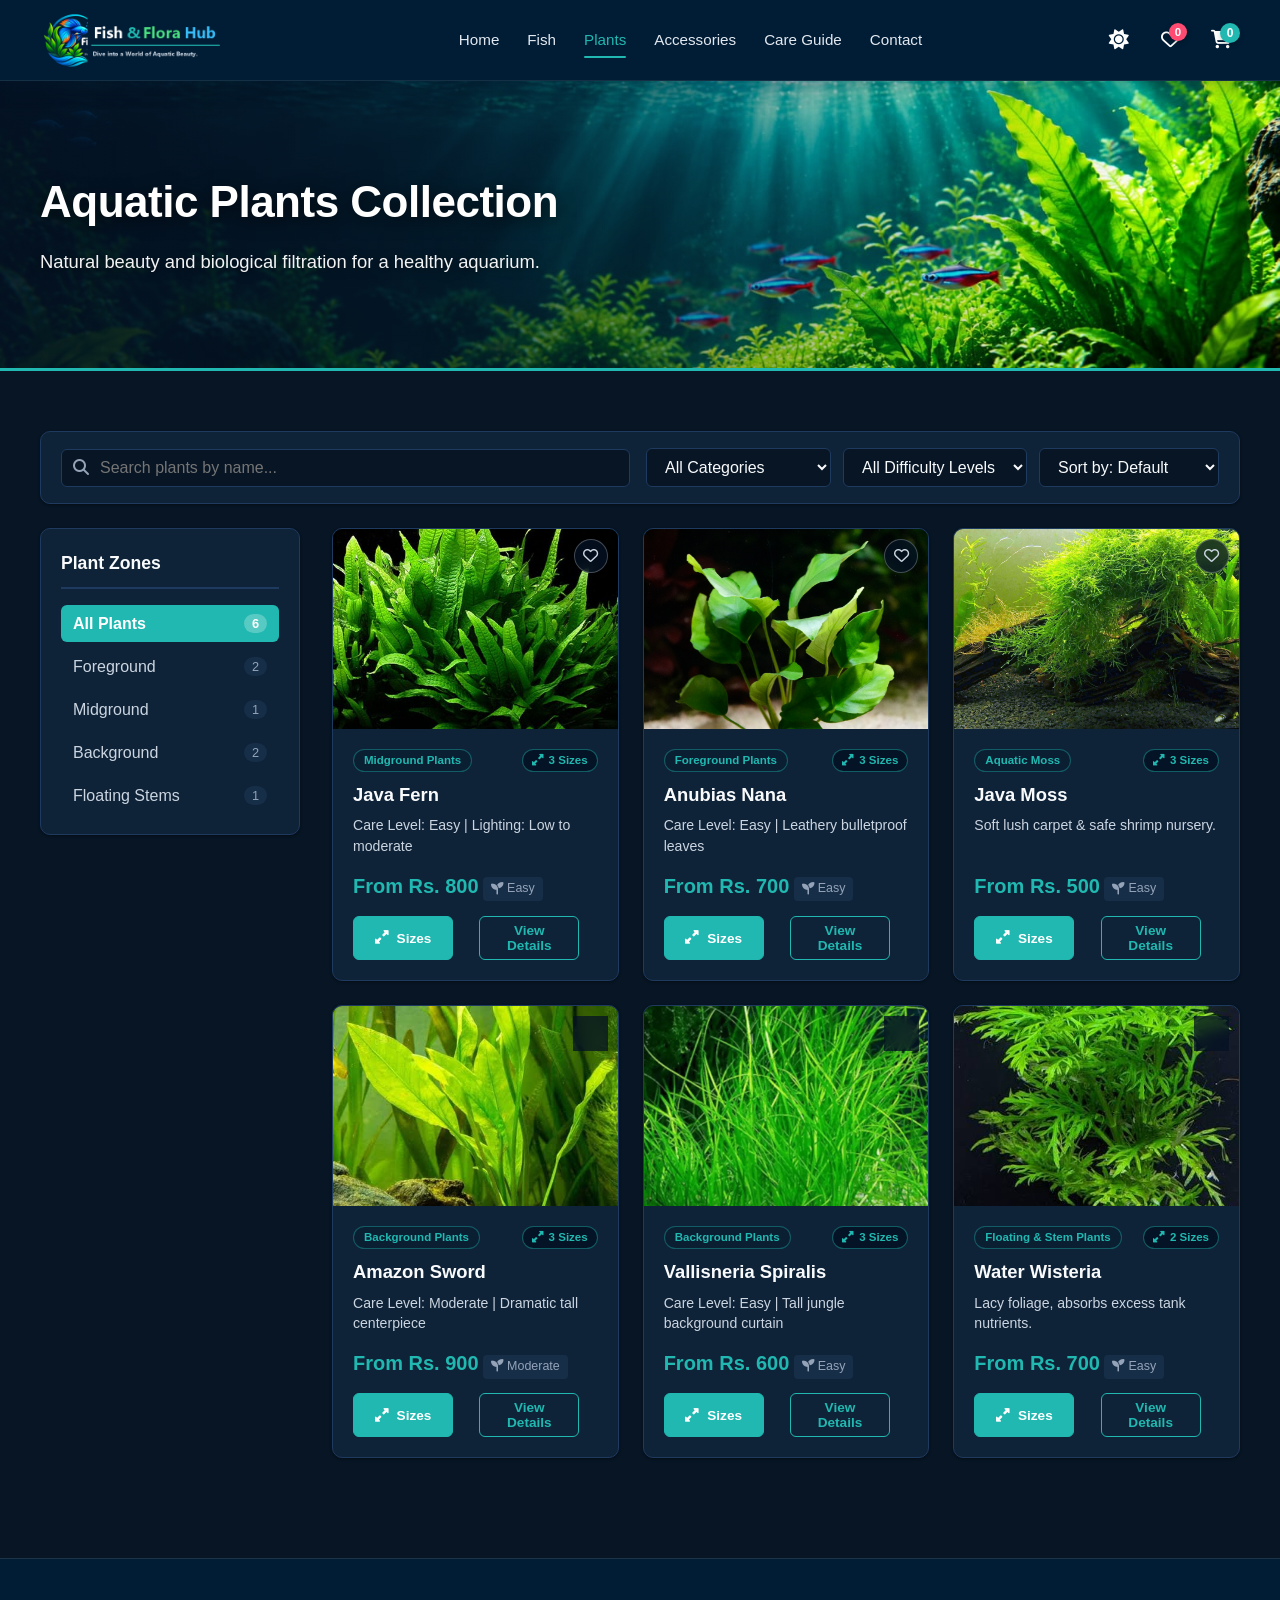
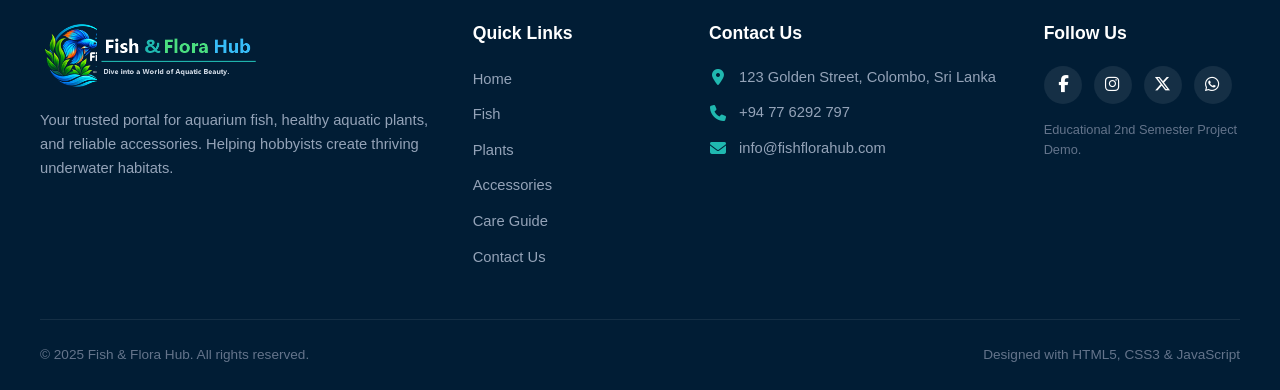
<file: plants.html>
<!DOCTYPE html>
<html lang="en">
<head>
    <meta charset="UTF-8">
    <script>
        (function() {
            try {
                var theme = localStorage.getItem('fish_flora_theme') || 'dark';
                document.documentElement.setAttribute('data-theme', theme);
            } catch(e) {}
        })();
    </script>
    <meta name="viewport" content="width=device-width, initial-scale=1.0">
    <title>Aquatic Plants Collection | Fish & Flora Hub</title>
    <meta name="description" content="Enhance your aquarium with living aquatic plants: Java Fern, Anubias, Java Moss, Amazon Sword, and more.">
    <!-- Font Awesome 6.7.2 Icons -->
    <link rel="stylesheet" href="https://cdnjs.cloudflare.com/ajax/libs/font-awesome/6.7.2/css/all.min.css">
    <link rel="stylesheet" href="css/style.css?v=2.9">
</head>
<body>

    <!-- Header Navigation -->
    <header class="header">
        <div class="container header-container">
            <a href="index.html" class="logo-link" aria-label="Fish & Flora Hub Home">
                <img src="images/logo.png" alt="Fish & Flora Hub Logo" class="logo-img">
            </a>

            <nav>
                <ul class="nav-links">
                    <li><a href="index.html" class="nav-link">Home</a></li>
                    <li><a href="fish.html" class="nav-link">Fish</a></li>
                    <li><a href="plants.html" class="nav-link active">Plants</a></li>
                    <li><a href="accessories.html" class="nav-link">Accessories</a></li>
                    <li><a href="care-guide.html" class="nav-link">Care Guide</a></li>
                    <li><a href="contact.html" class="nav-link">Contact</a></li>
                </ul>
            </nav>

            <div class="header-actions">
                <button type="button" class="header-icon-btn theme-toggle-btn" title="Toggle Light/Dark Theme" aria-label="Toggle theme">
                    <i class="fa-solid fa-moon theme-icon"></i>
                </button>

                <button type="button" class="wishlist-icon-btn" onclick="openWishlistModal()" title="My Wishlist" aria-label="My Wishlist">
                    <i class="fa-regular fa-heart"></i>
                    <span class="wishlist-badge">0</span>
                </button>

                <a href="cart.html" class="cart-icon-btn" title="Shopping Cart" aria-label="Shopping Cart">
                    <i class="fa-solid fa-cart-shopping" style="font-size: 1.15rem;"></i>
                    <span class="cart-badge">0</span>
                </a>

                <button type="button" class="mobile-nav-toggle" aria-label="Open mobile menu" aria-expanded="false">
                    ☰
                </button>
            </div>
        </div>
    </header>

    <!-- Page Banner -->
    <section class="page-banner page-banner-plant">
        <div class="page-banner-overlay"></div>
        <div class="container page-banner-container">
            <h1 class="page-banner-title">Aquatic Plants Collection</h1>
            <p class="page-banner-subtitle">Natural beauty and biological filtration for a healthy aquarium.</p>
        </div>
    </section>

    <!-- Catalog Section -->
    <section class="section">
        <div class="container">
            <!-- Filter & Search Bar -->
            <div class="filter-bar">
                <div class="search-input-wrap">
                    <span class="search-icon"><i class="fa-solid fa-magnifying-glass"></i></span>
                    <input type="text" id="catalog-search-input" class="search-input" placeholder="Search plants by name..." aria-label="Search plants">
                </div>

                <div class="filter-selects-wrap">
                    <select id="catalog-category-select" class="filter-select" aria-label="Filter by placement">
                        <option value="all">All Categories</option>
                        <option value="foreground">Foreground Plants</option>
                        <option value="midground">Midground Plants</option>
                        <option value="background">Background Plants</option>
                        <option value="floating">Floating Plants</option>
                    </select>

                    <select id="catalog-secondary-select" class="filter-select" aria-label="Filter by difficulty">
                        <option value="all">All Difficulty Levels</option>
                        <option value="easy">Easy</option>
                        <option value="moderate">Moderate</option>
                        <option value="advanced">Advanced</option>
                    </select>

                    <select id="catalog-sort-select" class="filter-select" aria-label="Sort products">
                        <option value="default">Sort by: Default</option>
                        <option value="price-low">Price: Low to High</option>
                        <option value="price-high">Price: High to Low</option>
                        <option value="name-az">Name: A to Z</option>
                    </select>
                </div>
            </div>

            <!-- Layout: Sidebar + Product Grid -->
            <div class="catalog-layout">
                <!-- Sidebar Categories -->
                <aside class="catalog-sidebar">
                    <h3 class="sidebar-title">Plant Zones</h3>
                    <div class="sidebar-cat-list">
                        <button type="button" class="sidebar-cat-btn active" data-category="all">
                            <span>All Plants</span>
                            <span class="sidebar-count">6</span>
                        </button>
                        <button type="button" class="sidebar-cat-btn" data-category="foreground">
                            <span>Foreground</span>
                            <span class="sidebar-count">2</span>
                        </button>
                        <button type="button" class="sidebar-cat-btn" data-category="midground">
                            <span>Midground</span>
                            <span class="sidebar-count">1</span>
                        </button>
                        <button type="button" class="sidebar-cat-btn" data-category="background">
                            <span>Background</span>
                            <span class="sidebar-count">2</span>
                        </button>
                        <button type="button" class="sidebar-cat-btn" data-category="floating">
                            <span>Floating Stems</span>
                            <span class="sidebar-count">1</span>
                        </button>
                    </div>
                </aside>

                <!-- Main Products Area -->
                <main>
                    <div id="catalog-grid" class="products-grid" data-page-type="plants">
                        <!-- Populated by script.js?v=2.9 -->
                    </div>

                    <!-- Pagination -->
                    <div id="catalog-pagination" class="pagination">
                        <!-- Populated by script.js?v=2.9 -->
                    </div>
                </main>
            </div>
        </div>
    </section>

    <!-- Footer -->
    <footer class="footer">
        <div class="container">
            <div class="footer-grid">
                <div class="footer-about">
                    <img src="images/logo.png" alt="Fish & Flora Hub Logo" class="footer-logo">
                    <p>
                        Your trusted portal for aquarium fish, healthy aquatic plants, and reliable accessories. Helping hobbyists create thriving underwater habitats.
                    </p>
                </div>

                <div>
                    <h4 class="footer-heading">Quick Links</h4>
                    <ul class="footer-links">
                        <li><a href="index.html">Home</a></li>
                        <li><a href="fish.html">Fish</a></li>
                        <li><a href="plants.html">Plants</a></li>
                        <li><a href="accessories.html">Accessories</a></li>
                        <li><a href="care-guide.html">Care Guide</a></li>
                        <li><a href="contact.html">Contact Us</a></li>
                    </ul>
                </div>

                <div>
                    <h4 class="footer-heading">Contact Us</h4>
                    <ul class="footer-contact">
                        <li><i class="fa-solid fa-location-dot"></i> 123 Golden Street, Colombo, Sri Lanka</li>
                        <li><i class="fa-solid fa-phone"></i> +94 77 6292 797</li>
                        <li><i class="fa-solid fa-envelope"></i> info@fishflorahub.com</li>
                    </ul>
                </div>

                <div>
                    <h4 class="footer-heading">Follow Us</h4>
                    <div class="footer-social-links mb-3">
                        <a href="https://facebook.com/" target="_blank" rel="noopener noreferrer" class="social-icon-btn" aria-label="Facebook"><i class="fa-brands fa-facebook-f"></i></a>
                        <a href="https://instagram.com/" target="_blank" rel="noopener noreferrer" class="social-icon-btn" aria-label="Instagram"><i class="fa-brands fa-instagram"></i></a>
                        <a href="https://x.com/" target="_blank" rel="noopener noreferrer" class="social-icon-btn" aria-label="X (Twitter)"><i class="fa-brands fa-x-twitter"></i></a>
                        <a href="https://wa.me/94776292797" target="_blank" rel="noopener noreferrer" class="social-icon-btn" aria-label="WhatsApp"><i class="fa-brands fa-whatsapp"></i></a>
                    </div>
                    <p style="font-size: 0.8rem; color: #64748b;">
                        Educational 2nd Semester Project Demo.
                    </p>
                </div>
            </div>

            <div class="footer-bottom">
                <div>&copy; 2025 Fish &amp; Flora Hub. All rights reserved.</div>
                <div>Designed with HTML5, CSS3 &amp; JavaScript</div>
            </div>
        </div>
    </footer>

    <!-- Scripts -->
    <script src="js/products.js"></script>
    <script src="js/cart.js"></script>
    <script src="js/script.js?v=2.9"></script>
</body>
</html>
</file>
<file: css/style.css>
/* ==========================================================================
   FISH & FLORA HUB - STYLESHEET
   Design System: Deep Navy, Ocean Blue, Turquoise & Aquatic Green
   Pure CSS3 with Custom Properties & Dark Mode Support
   ========================================================================== */

:root {
    /* Color Palette */
    --color-navy: #0B1F33;
    --color-ocean: #123C69;
    --color-turquoise: #20B8B0;
    --color-turquoise-hover: #199992;
    --color-green: #56B870;
    --color-green-dark: #2e7d32;
    --color-accent-coral: #ef4444;

    /* Light Theme (Default) */
    --bg-main: #F2FAFC;
    --bg-surface: #FFFFFF;
    --bg-surface-alt: #E8F4F8;
    --bg-header: #011D35;
    --bg-footer: #011D35;
    
    --text-primary: #0B1F33;
    --text-secondary: #4A5568;
    --text-muted: #718096;
    --text-on-dark: #FFFFFF;
    
    --border-color: #E2E8F0;
    --border-focus: #20B8B0;
    
    --shadow-sm: 0 1px 3px rgba(11, 31, 51, 0.08);
    --shadow-md: 0 4px 12px rgba(11, 31, 51, 0.1);
    --shadow-lg: 0 10px 25px rgba(11, 31, 51, 0.12);
    
    --radius-sm: 6px;
    --radius-md: 10px;
    --radius-lg: 16px;
    --radius-full: 9999px;

    --transition: all 0.25s cubic-bezier(0.4, 0, 0.2, 1);
}

/* Dark Theme Overrides */
[data-theme="dark"] {
    --bg-main: #071524;
    --bg-surface: #0F2338;
    --bg-surface-alt: #162E48;
    --bg-header: #011D35;
    --bg-footer: #011D35;

    --text-primary: #F8FAFC;
    --text-secondary: #CBD5E1;
    --text-muted: #94A3B8;
    
    --border-color: #1E3A5F;
    --border-focus: #20B8B0;

    --shadow-sm: 0 1px 3px rgba(0, 0, 0, 0.4);
    --shadow-md: 0 4px 12px rgba(0, 0, 0, 0.5);
    --shadow-lg: 0 10px 25px rgba(0, 0, 0, 0.6);
}

/* Header & Footer Logo Display */
.logo-img {
    height: 60px;
    width: auto;
    max-height: 60px;
    object-fit: contain;
    border-radius: var(--radius-sm);
    display: block !important;
    transition: transform 0.25s ease;
}

.logo-img:hover {
    transform: scale(1.03);
}

.logo-light {
    display: none !important;
}

/* Footer always uses the brand logo */
.footer-logo {
    display: block !important;
    height: 72px;
    width: auto;
    max-height: 72px;
    object-fit: contain;
    margin-bottom: 18px;
    transition: transform 0.25s ease;
}

.footer-logo:hover {
    transform: scale(1.02);
}

/* ==========================================================================
   Base & Reset
   ========================================================================== */
*, *::before, *::after {
    box-sizing: border-box;
    margin: 0;
    padding: 0;
}

html {
    font-size: 16px;
    scroll-behavior: smooth;
    background-color: var(--bg-main);
}

html[data-theme="dark"] {
    background-color: #071524;
    color-scheme: dark;
}

html[data-theme="dark"] body {
    background-color: #071524;
    color: #F8FAFC;
}

body {
    font-family: 'Plus Jakarta Sans', -apple-system, BlinkMacSystemFont, "Segoe UI", Roboto, "Helvetica Neue", Arial, sans-serif;
    background-color: var(--bg-main);
    color: var(--text-primary);
    line-height: 1.6;
    overflow-x: hidden;
    min-height: 100vh;
    display: flex;
    flex-direction: column;
}

/* Smooth transition ONLY when user actively clicks theme toggle button */
html.theme-transitioning,
html.theme-transitioning body,
html.theme-transitioning header,
html.theme-transitioning nav,
html.theme-transitioning .product-card,
html.theme-transitioning .why-card {
    transition: background-color 0.3s ease, color 0.3s ease, border-color 0.3s ease !important;
}

img, svg {
    display: block;
    max-width: 100%;
    height: auto;
}

a {
    color: var(--color-turquoise);
    text-decoration: none;
    transition: var(--transition);
}

a:hover {
    color: var(--color-turquoise-hover);
}

ul, ol {
    list-style: none;
}

button, input, select, textarea {
    font-family: inherit;
    font-size: 1rem;
    color: inherit;
}

/* Container */
.container {
    width: 100%;
    max-width: 1240px;
    margin-left: auto;
    margin-right: auto;
    padding-left: 20px;
    padding-right: 20px;
}

/* Section Common Spacing */
.section {
    padding: 60px 0;
}

.section-title {
    font-size: 2rem;
    font-weight: 700;
    color: var(--text-primary);
    margin-bottom: 12px;
}

.section-subtitle {
    color: var(--text-secondary);
    font-size: 1.05rem;
    margin-bottom: 40px;
}

.text-center { text-align: center; }
.mb-1 { margin-bottom: 4px; }
.mb-2 { margin-bottom: 8px; }
.mb-3 { margin-bottom: 16px; }
.mb-4 { margin-bottom: 24px; }
.mt-2 { margin-top: 8px; }
.mt-3 { margin-top: 16px; }
.mt-4 { margin-top: 24px; }

/* ==========================================================================
   Buttons
   ========================================================================== */
.btn {
    display: inline-flex;
    align-items: center;
    justify-content: center;
    gap: 8px;
    padding: 10px 22px;
    font-weight: 600;
    font-size: 0.95rem;
    border-radius: var(--radius-sm);
    cursor: pointer;
    border: 1px solid transparent;
    transition: var(--transition);
    text-align: center;
}

.btn-primary {
    background-color: var(--color-turquoise);
    color: #FFFFFF;
    border-color: var(--color-turquoise);
}

.btn-primary:hover {
    background-color: var(--color-turquoise-hover);
    border-color: var(--color-turquoise-hover);
    color: #FFFFFF;
    transform: translateY(-2px);
    box-shadow: none !important;
}

.btn-secondary {
    background-color: var(--color-ocean);
    color: #FFFFFF;
}

.btn-secondary:hover {
    background-color: #0d2c4d;
    color: #FFFFFF;
    transform: translateY(-2px);
}

.btn-secondary-outline {
    background-color: transparent;
    color: var(--color-ocean);
    border-color: var(--color-ocean);
}

[data-theme="dark"] .btn-secondary-outline {
    color: var(--color-turquoise);
    border-color: var(--color-turquoise);
}

.btn-secondary-outline:hover {
    background-color: var(--color-ocean);
    color: #FFFFFF;
}

[data-theme="dark"] .btn-secondary-outline:hover {
    background-color: var(--color-turquoise);
    color: #0B1F33;
}

.btn-white {
    background-color: #FFFFFF;
    color: var(--color-navy);
}

.btn-white:hover {
    background-color: #f1f5f9;
    transform: translateY(-2px);
}

.btn-sm {
    padding: 6px 14px;
    font-size: 0.85rem;
    width: 100px;
    
}

.btn-block {
    width: 100%;
}

/* ==========================================================================
   Header & Navigation
   ========================================================================== */
.header {
    background-color: #011D35;
    border-bottom: 1px solid rgba(255, 255, 255, 0.08);
    position: sticky;
    top: 0;
    z-index: 1000;
    box-shadow: 0 4px 20px rgba(1, 29, 53, 0.35);
    transition: var(--transition);
}

.header-container {
    display: flex;
    align-items: center;
    justify-content: space-between;
    height: 80px;
}

.logo-link {
    display: flex;
    align-items: center;
    gap: 10px;
    text-decoration: none;
    flex-shrink: 0;
}

.nav-links {
    display: flex;
    align-items: center;
    gap: 28px;
}

.nav-link {
    color: #E2E8F0;
    font-weight: 500;
    font-size: 0.95rem;
    padding: 6px 0;
    position: relative;
    transition: var(--transition);
}

.nav-link:hover, .nav-link.active {
    color: var(--color-turquoise);
}

.nav-link.active::after {
    content: '';
    position: absolute;
    bottom: -4px;
    left: 0;
    width: 100%;
    height: 2.5px;
    background-color: var(--color-turquoise);
    border-radius: var(--radius-full);
}

.header-actions {
    display: flex;
    align-items: center;
    gap: 16px;
}

.header-icon-btn {
    background: none;
    border: none;
    font-size: 1.25rem;
    cursor: pointer;
    color: #FFFFFF;
    padding: 8px;
    border-radius: 50%;
    display: flex;
    align-items: center;
    justify-content: center;
    transition: var(--transition);
}

.header-icon-btn:hover {
    background-color: rgba(255, 255, 255, 0.1);
    color: var(--color-turquoise);
}

.cart-icon-btn {
    position: relative;
    text-decoration: none;
    color: #FFFFFF;
    display: flex;
    align-items: center;
    padding: 8px;
    border-radius: 50%;
    transition: var(--transition);
}

.cart-icon-btn:hover {
    background-color: rgba(255, 255, 255, 0.1);
    color: var(--color-turquoise);
}

.cart-badge {
    position: absolute;
    top: 0;
    right: 0;
    background-color: var(--color-turquoise);
    color: #FFFFFF;
    font-size: 0.75rem;
    font-weight: 700;
    min-width: 20px;
    height: 20px;
    line-height: 20px;
    border-radius: 50%;
    text-align: center;
    padding: 0 4px;
    box-shadow: 0 2px 5px rgba(0, 0, 0, 0.2);
}

.cart-badge.hidden {
    display: none;
}

.mobile-nav-toggle {
    display: none;
    background: none;
    border: none;
    font-size: 1.6rem;
    color: #FFFFFF;
    cursor: pointer;
}

/* ==========================================================================
   Hero Section (Home Page Multi-Slide Interactive Carousel)
   ========================================================================== */
.hero-section {
    position: relative;
    background-color: #071524;
    color: #FFFFFF;
    min-height: clamp(540px, 72vh, 660px);
    overflow: hidden;
    display: flex;
    align-items: center;
}

.hero-slider-track {
    position: absolute;
    top: 0;
    left: 0;
    width: 100%;
    height: 100%;
}

.hero-slide {
    position: absolute;
    top: 0;
    left: 0;
    width: 100%;
    height: 100%;
    background-size: cover;
    background-position: right center;
    background-repeat: no-repeat;
    display: flex;
    align-items: center;
    opacity: 0;
    visibility: hidden;
    transition: opacity 0.8s cubic-bezier(0.4, 0, 0.2, 1), transform 0.8s cubic-bezier(0.4, 0, 0.2, 1);
    transform: scale(1.03);
    z-index: 1;
}

.hero-slide.active {
    opacity: 1;
    visibility: visible;
    transform: scale(1);
    z-index: 2;
}

.hero-slide:nth-child(2) {
    background-position: right 45%;
}

.hero-slide:nth-child(3) {
    background-position: right 40%;
}

.hero-slide.active .hero-content > * {
    animation: homeHeroFadeUp 0.6s both;
}

.hero-slide.active .hero-content > :nth-child(2) {
    animation-delay: 80ms;
}

.hero-slide.active .hero-content > :nth-child(3) {
    animation-delay: 160ms;
}

.hero-slide.active .hero-content > :nth-child(4) {
    animation-delay: 240ms;
}

.hero-slide.active .hero-content > :nth-child(5) {
    animation-delay: 320ms;
}

@keyframes homeHeroFadeUp {
    from {
        opacity: 0;
        transform: translateY(14px);
    }
    to {
        opacity: 1;
        transform: translateY(0);
    }
}

.hero-overlay {
    position: absolute;
    top: 0;
    left: 0;
    width: 100%;
    height: 100%;
    /* Directional Scrim: Text legible on the left, brilliant vivid fish and sunbeams on the right */
    background: linear-gradient(90deg, 
        rgba(4, 18, 36, 0.88) 0%, 
        rgba(4, 18, 36, 0.65) 36%, 
        rgba(4, 18, 36, 0.20) 66%, 
        rgba(4, 18, 36, 0.0) 88%
    );
    z-index: 1;
    pointer-events: none;
}

.hero-overlay-slide2 {
    background: linear-gradient(90deg, 
        rgba(4, 20, 38, 0.92) 0%, 
        rgba(4, 20, 38, 0.70) 38%, 
        rgba(4, 20, 38, 0.15) 68%, 
        rgba(4, 20, 38, 0.0) 88%
    );
}

.hero-overlay-slide3 {
    background: linear-gradient(90deg, 
        rgba(4, 20, 38, 0.92) 0%, 
        rgba(4, 20, 38, 0.72) 38%, 
        rgba(4, 20, 38, 0.22) 70%, 
        rgba(4, 20, 38, 0.0) 90%
    );
}

.hero-container {
    position: relative;
    z-index: 3;
    width: 100%;
}

.hero-content {
    position: relative;
    z-index: 3;
    max-width: 580px;
}

.home-motion-ready .home-reveal {
    opacity: 0;
    transform: translateY(18px);
    transition: opacity 0.6s ease, transform 0.6s cubic-bezier(0.2, 0.65, 0.3, 1);
    transition-delay: var(--home-reveal-delay, 0ms);
}

.home-motion-ready .home-reveal--left {
    transform: translateX(-22px);
}

.home-motion-ready .home-reveal.is-visible {
    opacity: 1;
    transform: translate(0, 0);
}

.home-motion-ready .home-reveal.is-visible.shop-cat-card:hover {
    transform: translateY(-6px);
}

.home-motion-ready .home-reveal.is-visible.product-card:hover,
.home-motion-ready .home-reveal.is-visible.feature-card:hover {
    transform: translateY(-5px);
}

.home-motion-ready .home-reveal.is-visible.review-card:hover {
    transform: translateY(-4px);
}

/* Overline Tag for Slide 2 */
.hero-overline-tag {
    display: inline-block;
    color: var(--color-turquoise);
    font-size: 0.82rem;
    font-weight: 700;
    letter-spacing: 1.5px;
    margin-bottom: 14px;
    text-transform: uppercase;
    text-shadow: 0 2px 8px rgba(0, 0, 0, 0.4);
}

/* Feature badges for Slide 3 */
.hero-features-row {
    display: flex;
    gap: 14px;
    margin-bottom: 24px;
    flex-wrap: wrap;
}

.hero-feature-item {
    display: inline-flex;
    align-items: center;
    gap: 8px;
    background: rgba(255, 255, 255, 0.12);
    border: 1px solid rgba(255, 255, 255, 0.22);
    padding: 6px 14px;
    border-radius: var(--radius-full);
    backdrop-filter: blur(6px);
    font-size: 0.85rem;
    font-weight: 600;
    color: #FFFFFF;
}

.hero-feature-item i {
    color: var(--color-turquoise);
    font-size: 0.95rem;
}

/* Dots Indicator */
.hero-dots {
    position: absolute;
    bottom: 26px;
    left: 50%;
    transform: translateX(-50%);
    display: flex;
    gap: 10px;
    z-index: 10;
}

.hero-dot {
    width: 12px;
    height: 12px;
    border-radius: 50%;
    background: rgba(255, 255, 255, 0.35);
    border: 1px solid rgba(255, 255, 255, 0.5);
    cursor: pointer;
    transition: all 0.3s ease;
    padding: 0;
}

.hero-dot.active {
    width: 32px;
    border-radius: 8px;
    background: var(--color-turquoise);
    border-color: var(--color-turquoise);
    box-shadow: 0 0 12px rgba(32, 184, 176, 0.6);
}

.hero-dot:hover:not(.active) {
    background: rgba(255, 255, 255, 0.7);
}

.hero-title {
    font-size: 3.35rem;
    font-weight: 800;
    line-height: 1.14;
    margin-bottom: 22px;
    color: #FFFFFF;
    letter-spacing: -0.5px;
    text-shadow: 0 4px 20px rgba(0, 0, 0, 0.5);
}

.hero-desc {
    font-size: 1.15rem;
    line-height: 1.65;
    color: rgba(255, 255, 255, 0.92);
    margin-bottom: 34px;
    max-width: 520px;
    text-shadow: 0 2px 10px rgba(0, 0, 0, 0.4);
}

.hero-btn-group {
    display: flex;
    gap: 18px;
    flex-wrap: wrap;
    align-items: center;
}

/* Primary Cyan Pill Button (Clean, Crisp, Completely Flat - Zero Shadow) */
.btn-hero-primary {
    display: inline-flex;
    align-items: center;
    justify-content: center;
    background: linear-gradient(135deg, #1cb5ac 0%, #0284c7 100%);
    color: #FFFFFF;
    font-weight: 600;
    font-size: 1.05rem;
    padding: 14px 36px;
    border-radius: var(--radius-full);
    text-decoration: none;
    border: none;
    cursor: pointer;
    transition: all 0.25s ease;
    box-shadow: none !important;
    filter: none !important;
    text-shadow: none !important;
    outline: none !important;
}

.btn-hero-primary:hover,
.btn-hero-primary:focus,
.btn-hero-primary:active {
    transform: translateY(-2px);
    background: linear-gradient(135deg, #22d3ee 0%, #0396e3 100%);
    color: #FFFFFF;
    box-shadow: none !important;
    filter: none !important;
    text-shadow: none !important;
    outline: none !important;
}

/* Glassmorphism Frosted Pill Button (Clean, Crisp, Completely Flat - Zero Shadow) */
.btn-hero-glass {
    display: inline-flex;
    align-items: center;
    justify-content: center;
    background: rgba(255, 255, 255, 0.08);
    color: #FFFFFF;
    font-weight: 600;
    font-size: 1.05rem;
    padding: 14px 36px;
    border-radius: var(--radius-full);
    text-decoration: none;
    border: 2px solid rgba(255, 255, 255, 0.7);
    backdrop-filter: blur(10px);
    -webkit-backdrop-filter: blur(10px);
    cursor: pointer;
    transition: all 0.25s ease;
    box-shadow: none !important;
    filter: none !important;
    text-shadow: none !important;
    outline: none !important;
}

.btn-hero-glass:hover,
.btn-hero-glass:focus,
.btn-hero-glass:active {
    background: rgba(255, 255, 255, 0.22);
    border-color: #38bdf8;
    color: #FFFFFF;
    transform: translateY(-2px);
    box-shadow: none !important;
    filter: none !important;
    text-shadow: none !important;
    outline: none !important;
}

/* Hero Carousel Arrow Controls (Left & Right) */
.hero-arrow {
    position: absolute;
    top: 50%;
    transform: translateY(-50%);
    width: 46px;
    height: 46px;
    border-radius: 50%;
    background: rgba(255, 255, 255, 0.12);
    border: 1px solid rgba(255, 255, 255, 0.25);
    color: #FFFFFF;
    display: flex;
    align-items: center;
    justify-content: center;
    font-size: 1.15rem;
    cursor: pointer;
    backdrop-filter: blur(8px);
    -webkit-backdrop-filter: blur(8px);
    z-index: 4;
    transition: all 0.25s ease;
    box-shadow: none !important;
}

.hero-arrow-left {
    left: 20px;
}

.hero-arrow-right {
    right: 20px;
}

.hero-arrow:hover {
    background: rgba(255, 255, 255, 0.25);
    border-color: #20B8B0;
    color: #20B8B0;
    transform: translateY(-50%) scale(1.08);
    box-shadow: none !important;
}

/* ==========================================================================
   Page Banners (fish.html, plants.html, accessories.html, care, checkout, cart, contact)
   Full Panoramic Framing: Prevents artwork cutoff ('Half Hide' fix)
   ========================================================================== */
.page-banner {
    position: relative;
    min-height: 290px;
    display: flex;
    align-items: center;
    padding: 85px 0 90px;
    border-bottom: 3px solid var(--color-turquoise);
    overflow: hidden;
    background-size: cover;
    background-repeat: no-repeat;
    background-color: #071524;
}

.page-banner::after {
    display: none !important; /* Removes legacy emoji */
}

/* Individual Banner Backgrounds & Focal Alignments */
.page-banner-fish {
    background-image: url('../images/fish-banner.png');
    background-position: right 45%;
}

.page-banner-plant {
    background-image: url('../images/plant-banner.jpeg');
    background-position: center right;
}

.page-banner-accessories {
    background-image: url('../images/accessories-banner.jpeg');
    background-position: center right;
}

.page-banner-care {
    background-image: url('../images/care-banner.jpeg');
    background-position: center right;
}

.page-banner-contact {
    background-image: url('../images/contact-banner.jpeg');
    background-position: center right;
}

.page-banner-checkout {
    background-image: url('../images/checkout-banner.jpeg');
    background-position: center right;
}

.page-banner-cart {
    background-image: url('../images/cart-banner.jpeg');
    background-position: center right;
}

.page-banner-overlay {
    position: absolute;
    top: 0;
    left: 0;
    width: 100%;
    height: 100%;
    /* Directional Scrim: Text razor-sharp on the left, brilliant vivid artwork on the right */
    background: linear-gradient(90deg, 
        rgba(4, 18, 36, 0.90) 0%, 
        rgba(4, 18, 36, 0.68) 36%, 
        rgba(4, 18, 36, 0.20) 68%, 
        rgba(4, 18, 36, 0.0) 90%
    );
    z-index: 1;
    pointer-events: none;
}

.page-banner-container {
    position: relative;
    z-index: 2;
    width: 100%;
}

/* Unified, Bold, Glowing Typography Across ALL 7 Subpage Banners */
.page-banner .page-banner-title {
    font-size: 2.75rem;
    font-weight: 800;
    margin-bottom: 10px;
    color: #FFFFFF;
    letter-spacing: -0.5px;
    text-shadow: 0 4px 18px rgba(0, 0, 0, 0.7);
}

.page-banner .page-banner-subtitle {
    font-size: 1.15rem;
    color: rgba(255, 255, 255, 0.95);
    text-shadow: 0 2px 10px rgba(0, 0, 0, 0.55);
    max-width: 620px;
    line-height: 1.6;
}

.cart-page-motion-ready .page-banner-cart .page-banner-container > * {
    animation: cartBannerFadeUp 0.6s both;
}

.cart-page-motion-ready .page-banner-cart .page-banner-subtitle {
    animation-delay: 120ms;
}

@keyframes cartBannerFadeUp {
    from {
        opacity: 0;
        transform: translateY(14px);
    }
    to {
        opacity: 1;
        transform: translateY(0);
    }
}

.cart-page-motion-ready .cart-table-wrap,
.cart-page-motion-ready .cart-totals-card,
.cart-page-motion-ready #cart-empty-state {
    opacity: 0;
    transform: translateY(18px);
    transition: opacity 0.55s ease, transform 0.55s cubic-bezier(0.2, 0.65, 0.3, 1);
}

.cart-page-motion-ready .cart-totals-card {
    transition-delay: 100ms;
}

.cart-page-motion-ready .cart-table-wrap.is-visible,
.cart-page-motion-ready .cart-totals-card.is-visible,
.cart-page-motion-ready #cart-empty-state.is-visible {
    opacity: 1;
    transform: translateY(0);
}

.cart-page-motion-ready .cart-row-reveal {
    opacity: 0;
    transform: translateY(12px);
    transition: opacity 0.45s ease, transform 0.45s cubic-bezier(0.2, 0.65, 0.3, 1);
    transition-delay: var(--cart-reveal-delay, 0ms);
}

.cart-page-motion-ready .cart-row-reveal.is-visible {
    opacity: 1;
    transform: translateY(0);
}

.cart-page-motion-ready .cart-row-removing {
    opacity: 0 !important;
    transform: translateX(24px) !important;
    transition: opacity 0.25s ease, transform 0.25s ease !important;
}

.cart-page-motion-ready .cart-total-updated {
    animation: cartTotalHighlight 0.35s ease;
}

@keyframes cartTotalHighlight {
    50% {
        color: var(--color-turquoise);
        transform: scale(1.04);
    }
}

.fish-page-motion-ready .page-banner-fish .page-banner-container > * {
    animation: fishBannerFadeUp 0.6s both;
}

.plant-page-motion-ready .page-banner-plant .page-banner-container > * {
    animation: plantBannerFadeUp 0.6s both;
}

.accessories-page-motion-ready .page-banner-accessories .page-banner-container > * {
    animation: accessoriesBannerFadeUp 0.6s both;
}

.fish-page-motion-ready .page-banner-fish .page-banner-subtitle {
    animation-delay: 120ms;
}

.plant-page-motion-ready .page-banner-plant .page-banner-subtitle {
    animation-delay: 120ms;
}

.accessories-page-motion-ready .page-banner-accessories .page-banner-subtitle {
    animation-delay: 120ms;
}

@keyframes fishBannerFadeUp {
    from {
        opacity: 0;
        transform: translateY(14px);
    }
    to {
        opacity: 1;
        transform: translateY(0);
    }
}

@keyframes plantBannerFadeUp {
    from {
        opacity: 0;
        transform: translateY(14px);
    }
    to {
        opacity: 1;
        transform: translateY(0);
    }
}

@keyframes accessoriesBannerFadeUp {
    from {
        opacity: 0;
        transform: translateY(14px);
    }
    to {
        opacity: 1;
        transform: translateY(0);
    }
}

.fish-page-motion-ready .fish-page-reveal {
    opacity: 0;
    transform: translateY(18px);
    transition: opacity 0.55s ease, transform 0.55s cubic-bezier(0.2, 0.65, 0.3, 1);
    transition-delay: var(--fish-reveal-delay, 0ms);
}

.fish-page-motion-ready .fish-page-reveal--left {
    transform: translateX(-22px);
}

.fish-page-motion-ready .fish-page-reveal.is-visible {
    opacity: 1;
    transform: translate(0, 0);
}

.plant-page-motion-ready .plant-page-reveal {
    opacity: 0;
    transform: translateY(18px);
    transition: opacity 0.55s ease, transform 0.55s cubic-bezier(0.2, 0.65, 0.3, 1);
    transition-delay: var(--plant-reveal-delay, 0ms);
}

.plant-page-motion-ready .plant-page-reveal--left {
    transform: translateX(-22px);
}

.plant-page-motion-ready .plant-page-reveal.is-visible {
    opacity: 1;
    transform: translate(0, 0);
}

.accessories-page-motion-ready .accessories-page-reveal {
    opacity: 0;
    transform: translateY(18px);
    transition: opacity 0.55s ease, transform 0.55s cubic-bezier(0.2, 0.65, 0.3, 1);
    transition-delay: var(--accessories-reveal-delay, 0ms);
}

.accessories-page-motion-ready .accessories-page-reveal--left {
    transform: translateX(-22px);
}

.accessories-page-motion-ready .accessories-page-reveal.is-visible {
    opacity: 1;
    transform: translate(0, 0);
}

/* ==========================================================================
   Category Cards Section
   ========================================================================== */
.categories-grid {
    display: grid;
    grid-template-columns: repeat(auto-fit, 300px);
    justify-content: center;
    gap: 20px;
}

.category-card {
    background-color: var(--bg-surface);
    border-radius: var(--radius-md);
    overflow: hidden;
    box-shadow: var(--shadow-sm);
    border: 1px solid var(--border-color);
    transition: var(--transition);
    display: flex;
    flex-direction: column;
    height: 430px;
    width: 300px;
}

.category-card:hover {
    transform: translateY(-6px);
    box-shadow: var(--shadow-lg);
    border-color: var(--color-turquoise);
}

.category-card-img-wrap {
    height: 280px;
    overflow: hidden;
    background-color: #0B1F33;
}

.category-card-img {
    width: 100%;
    height: 100%;
    object-fit: cover;
    transition: transform 0.4s ease;
}

.category-card:hover .category-card-img {
    transform: scale(1.05);
}

.category-card-body {
    padding: 24px;
    display: flex;
    flex-direction: column;
    flex-grow: 1;
}

.category-card-title {
    font-size: 1.35rem;
    font-weight: 700;
    margin-bottom: 8px;
    text-align: center;
}

.category-card-desc {
    color: var(--text-secondary);
    font-size: 0.95rem;
    margin-bottom: 20px;
    flex-grow: 1;
    text-align: center;
}

.category-card-body .btn {
    align-self: center;
}

/* ==========================================================================
   Product Cards & Grid
   ========================================================================== */
.products-grid {
    display: grid;
    grid-template-columns: repeat(auto-fill, minmax(260px, 1fr));
    gap: 24px;
}

.product-card {
    background-color: var(--bg-surface);
    border: 1px solid var(--border-color);
    border-radius: var(--radius-md);
    overflow: hidden;
    box-shadow: var(--shadow-sm);
    transition: var(--transition);
    display: flex;
    flex-direction: column;
}

.product-card:hover {
    transform: translateY(-5px);
    box-shadow: var(--shadow-md);
    border-color: var(--color-turquoise);
}

.fish-page-motion-ready .fish-product-reveal {
    opacity: 0;
    transform: translateY(18px);
    transition: opacity 0.55s ease, transform 0.55s cubic-bezier(0.2, 0.65, 0.3, 1), box-shadow 0.25s ease, border-color 0.25s ease;
    transition-delay: var(--fish-reveal-delay, 0ms);
}

.fish-page-motion-ready .fish-product-reveal.is-visible {
    opacity: 1;
    transform: translateY(0);
}

.fish-page-motion-ready .fish-product-reveal.is-visible:hover {
    transform: translateY(-5px);
}

.plant-page-motion-ready .plant-product-reveal {
    opacity: 0;
    transform: translateY(18px);
    transition: opacity 0.55s ease, transform 0.55s cubic-bezier(0.2, 0.65, 0.3, 1), box-shadow 0.25s ease, border-color 0.25s ease;
    transition-delay: var(--plant-reveal-delay, 0ms);
}

.plant-page-motion-ready .plant-product-reveal.is-visible {
    opacity: 1;
    transform: translateY(0);
}

.plant-page-motion-ready .plant-product-reveal.is-visible:hover {
    transform: translateY(-5px);
}

.accessories-page-motion-ready .accessories-product-reveal {
    opacity: 0;
    transform: translateY(18px);
    transition: opacity 0.55s ease, transform 0.55s cubic-bezier(0.2, 0.65, 0.3, 1), box-shadow 0.25s ease, border-color 0.25s ease;
    transition-delay: var(--accessories-reveal-delay, 0ms);
}

.accessories-page-motion-ready .accessories-product-reveal.is-visible {
    opacity: 1;
    transform: translateY(0);
}

.accessories-page-motion-ready .accessories-product-reveal.is-visible:hover {
    transform: translateY(-5px);
}

.product-card-img-wrap {
    height: 200px;
    background-color: #071524;
    position: relative;
    overflow: hidden;
}

.product-card-img {
    width: 100%;
    height: 100%;
    object-fit: cover;
    object-position: center;
    transition: transform 0.35s ease;
    display: block;
}

.product-card:hover .product-card-img {
    transform: scale(1.05);
}

.product-badge,
.card-cat-badge {
    display: inline-flex;
    align-items: center;
    background-color: rgba(11, 31, 51, 0.85);
    color: var(--color-turquoise);
    font-size: 0.72rem;
    font-weight: 600;
    padding: 3px 10px;
    border-radius: var(--radius-full);
    border: 1px solid rgba(32, 184, 176, 0.4);
    line-height: 1.3;
}

.product-card-body {
    padding: 20px;
    display: flex;
    flex-direction: column;
    flex-grow: 1;
}

.product-title {
    font-size: 1.15rem;
    font-weight: 700;
    margin-bottom: 6px;
    color: var(--text-primary);
}

.product-desc {
    font-size: 0.88rem;
    color: var(--text-secondary);
    line-height: 1.45;
    margin-bottom: 14px;
    flex-grow: 1;
}

.product-price-row {
    margin-bottom: 14px;
}

.product-price {
    font-size: 1.25rem;
    font-weight: 700;
    color: var(--color-ocean);
}

[data-theme="dark"] .product-price {
    color: var(--color-turquoise);
}

.product-btn-group {
    display: grid;
    grid-template-columns: 1fr 1fr;
    gap: 8px;
}

/* ==========================================================================
   Catalog Page Layout (Sidebar + Filter Bar + Grid)
   ========================================================================== */
.catalog-layout {
    display: grid;
    grid-template-columns: 260px 1fr;
    gap: 32px;
    align-items: start;
}

.catalog-sidebar {
    background-color: var(--bg-surface);
    border: 1px solid var(--border-color);
    border-radius: var(--radius-md);
    padding: 20px;
    box-shadow: var(--shadow-sm);
    position: sticky;
    top: 92px;
}

.sidebar-title {
    font-size: 1.1rem;
    font-weight: 700;
    margin-bottom: 16px;
    padding-bottom: 10px;
    border-bottom: 2px solid var(--border-color);
}

.sidebar-cat-list {
    display: flex;
    flex-direction: column;
    gap: 6px;
}

.sidebar-cat-btn {
    display: flex;
    align-items: center;
    justify-content: space-between;
    width: 100%;
    padding: 9px 12px;
    border: none;
    background: none;
    color: var(--text-secondary);
    border-radius: var(--radius-sm);
    font-weight: 500;
    cursor: pointer;
    text-align: left;
    transition: var(--transition);
}

.sidebar-cat-btn:hover {
    background-color: var(--bg-surface-alt);
    color: var(--text-primary);
}

.sidebar-cat-btn.active {
    background-color: var(--color-turquoise);
    color: #FFFFFF;
    font-weight: 600;
}

.sidebar-cat-btn.active .sidebar-count {
    background-color: rgba(255, 255, 255, 0.25);
    color: #FFFFFF;
}

.sidebar-count {
    font-size: 0.8rem;
    background-color: var(--bg-surface-alt);
    color: var(--text-muted);
    padding: 2px 8px;
    border-radius: var(--radius-full);
}

.filter-bar {
    background-color: var(--bg-surface);
    border: 1px solid var(--border-color);
    border-radius: var(--radius-md);
    padding: 16px 20px;
    margin-bottom: 24px;
    box-shadow: var(--shadow-sm);
    display: flex;
    flex-wrap: wrap;
    align-items: center;
    gap: 16px;
    justify-content: space-between;
}

.search-input-wrap {
    position: relative;
    flex: 1 1 240px;
}

.search-input {
    width: 100%;
    padding: 9px 14px 9px 38px;
    border: 1px solid var(--border-color);
    border-radius: var(--radius-sm);
    background-color: var(--bg-main);
    color: var(--text-primary);
    transition: var(--transition);
}

.search-input:focus {
    outline: none;
    border-color: var(--border-focus);
    box-shadow: 0 0 0 3px rgba(32, 184, 176, 0.2);
}

.search-icon {
    position: absolute;
    left: 12px;
    top: 50%;
    transform: translateY(-50%);
    color: var(--text-muted);
    pointer-events: none;
}

.filter-selects-wrap {
    display: flex;
    gap: 12px;
    flex-wrap: wrap;
}

.filter-select {
    padding: 9px 14px;
    border: 1px solid var(--border-color);
    border-radius: var(--radius-sm);
    background-color: var(--bg-main);
    color: var(--text-primary);
    cursor: pointer;
    transition: var(--transition);
}

.filter-select:focus {
    outline: none;
    border-color: var(--border-focus);
}

/* Pagination */
.pagination {
    display: flex;
    justify-content: center;
    gap: 8px;
    margin-top: 40px;
}

.pagination-btn {
    min-width: 40px;
    height: 40px;
    padding: 0 12px;
    border: 1px solid var(--border-color);
    background-color: var(--bg-surface);
    color: var(--text-primary);
    border-radius: var(--radius-sm);
    font-weight: 600;
    cursor: pointer;
    transition: var(--transition);
    display: flex;
    align-items: center;
    justify-content: center;
}

.pagination-btn:hover:not(:disabled) {
    border-color: var(--color-turquoise);
    color: var(--color-turquoise);
}

.pagination-btn.active {
    background-color: var(--color-turquoise);
    color: #FFFFFF;
    border-color: var(--color-turquoise);
}

.pagination-btn:disabled {
    opacity: 0.4;
    cursor: not-allowed;
}

/* Empty Results Box */
.empty-results-box {
    text-align: center;
    padding: 60px 20px;
    background-color: var(--bg-surface);
    border: 1px dashed var(--border-color);
    border-radius: var(--radius-md);
}

.empty-icon {
    font-size: 3rem;
    display: block;
    margin-bottom: 12px;
}

/* ==========================================================================
   Why Choose Us Section
   ========================================================================== */
.why-choose-us-section {
    position: relative;
    overflow: hidden;
    background: linear-gradient(180deg, var(--bg-main) 0%, var(--bg-surface-alt) 100%);
    padding: 76px 0 68px;
}

.ambient-corner-decor {
    position: absolute;
    pointer-events: none;
    z-index: 1;
    user-select: none;
    opacity: 0.24;
}

.ambient-fish-top-left {
    top: 25px;
    left: 25px;
    width: 140px;
    max-width: 18vw;
    animation: ambientSwimDrift 10s ease-in-out infinite alternate;
}

.ambient-bubbles-top-right {
    top: 15px;
    right: 25px;
    width: 120px;
    max-width: 16vw;
    animation: ambientBubbleFloat 7s ease-in-out infinite alternate;
}

.ambient-swim-fish,
.ambient-rise-bubbles {
    width: 100%;
    height: auto;
    display: block;
    filter: drop-shadow(0 0 12px rgba(0, 210, 255, 0.45));
}

@keyframes ambientSwimDrift {
    0% {
        transform: translate(0, 0) rotate(0deg);
        opacity: 0.85;
    }
    50% {
        transform: translate(14px, -8px) rotate(1.5deg);
        opacity: 1;
    }
    100% {
        transform: translate(25px, 6px) rotate(-1deg);
        opacity: 0.9;
    }
}

@keyframes ambientBubbleFloat {
    0% {
        transform: translateY(0) scale(1);
        opacity: 0.85;
    }
    50% {
        transform: translateY(-12px) scale(1.05);
        opacity: 1;
    }
    100% {
        transform: translateY(-20px) scale(0.98);
        opacity: 0.8;
    }
}

.title-with-lines {
    display: inline-flex;
    align-items: center;
    justify-content: center;
    gap: 16px;
    margin-bottom: 8px;
}

.title-glow-line {
    display: inline-block;
    width: 44px;
    height: 3px;
    background: #00d2ff;
    border-radius: 9999px;
    box-shadow: 0 0 10px #00d2ff, 0 0 20px rgba(0, 210, 255, 0.6);
}

.why-choose-us-section .title-glow-line {
    width: 38px;
    background: var(--color-turquoise);
    box-shadow: 0 2px 8px rgba(32, 184, 176, 0.32);
}

.why-us-header-wrap {
    margin-bottom: 42px;
}

.why-us-badge-row {
    display: inline-flex;
    align-items: center;
    gap: 12px;
    margin-bottom: 12px;
}

.why-us-header-line {
    width: 42px;
    height: 2.5px;
    background: var(--color-turquoise);
    border-radius: 2px;
    box-shadow: 0 0 10px rgba(32, 184, 176, 0.55);
}

.why-us-overline {
    font-size: 0.85rem;
    font-weight: 800;
    letter-spacing: 3px;
    color: var(--color-turquoise);
    text-transform: uppercase;
}

.why-us-main-title {
    font-size: 2.45rem;
    font-weight: 800;
    color: var(--text-primary);
    margin-bottom: 10px;
    letter-spacing: -0.6px;
    line-height: 1.25;
}

.why-us-main-title .highlight-cyan {
    color: var(--color-turquoise);
    position: relative;
    display: inline-block;
}

.why-us-subtitle {
    color: var(--text-secondary);
    font-size: 1.05rem;
    max-width: 620px;
    margin: 0 auto;
    line-height: 1.55;
}

/* Two-Column Layout (Left Showcase Image + Right 4 Cards) */
.why-us-layout {
    display: grid;
    grid-template-columns: minmax(0, 0.95fr) minmax(0, 1.05fr);
    align-items: center;
    gap: 46px;
    position: relative;
    z-index: 2;
    margin-bottom: 38px;
}

/* Left: Interactive Floating Aquarium Showcase */
.why-us-image-container {
    position: relative;
    display: flex;
    justify-content: center;
    align-items: center;
    padding: 16px 14px;
}

.why-us-backdrop-shape {
    position: absolute;
    inset: -6px -4px -6px -8px;
    border: 2px solid rgba(32, 184, 176, 0.45);
    border-radius: 38px;
    transform: rotate(-3.5deg);
    pointer-events: none;
    background: radial-gradient(circle at 30% 30%, rgba(32, 184, 176, 0.12), transparent 70%);
    box-shadow: 0 0 35px rgba(32, 184, 176, 0.15);
    transition: transform 0.5s ease, border-color 0.5s ease;
}

.why-us-image-card {
    position: relative;
    border-radius: 30px;
    overflow: hidden;
    background: #041224;
    border: 2.5px solid rgba(32, 184, 176, 0.65);
    box-shadow: 0 24px 50px rgba(0, 0, 0, 0.45), 0 0 30px rgba(32, 184, 176, 0.28);
    animation: whyUsImageFloat 5.5s ease-in-out infinite alternate;
    transition: transform 0.4s cubic-bezier(0.4, 0, 0.2, 1), box-shadow 0.4s ease;
    width: 100%;
}

.why-us-img {
    display: block;
    width: 100%;
    height: auto;
    max-height: 480px;
    object-fit: cover;
    border-radius: 27px;
    transition: transform 0.6s cubic-bezier(0.4, 0, 0.2, 1);
}

.why-us-fish-badge {
    position: absolute;
    top: 20px;
    right: 20px;
    width: 50px;
    height: 50px;
    border-radius: 50%;
    background: linear-gradient(135deg, #1cb5ac 0%, #0284c7 100%);
    color: #FFFFFF;
    display: flex;
    align-items: center;
    justify-content: center;
    font-size: 1.3rem;
    box-shadow: 0 6px 20px rgba(28, 181, 172, 0.5);
    border: 2.5px solid rgba(255, 255, 255, 0.7);
    animation: fishBadgePulse 3.5s ease-in-out infinite;
    z-index: 3;
}

.why-us-image-container:hover .why-us-image-card {
    transform: scale(1.02) rotate(-0.5deg);
    box-shadow: 0 28px 60px rgba(0, 0, 0, 0.55), 0 0 40px rgba(32, 184, 176, 0.45);
}

.why-us-image-container:hover .why-us-backdrop-shape {
    transform: rotate(-1.5deg) scale(1.03);
    border-color: rgba(32, 184, 176, 0.8);
}

.why-us-image-container:hover .why-us-img {
    transform: scale(1.04);
}

@keyframes whyUsImageFloat {
    0% {
        transform: translateY(0px) rotate(0deg);
    }
    50% {
        transform: translateY(-9px) rotate(-0.8deg);
    }
    100% {
        transform: translateY(5px) rotate(0.6deg);
    }
}

@keyframes fishBadgePulse {
    0%, 100% {
        transform: scale(1) rotate(0deg);
    }
    50% {
        transform: scale(1.12) rotate(8deg);
    }
}

/* Right: 4 Modern Interactive Cards (2x2 Grid) */
.why-us-cards-grid {
    display: grid;
    grid-template-columns: repeat(2, minmax(0, 1fr));
    gap: 20px;
}

.why-card {
    background: var(--bg-surface);
    border: 1.5px solid var(--border-color);
    border-radius: 22px;
    padding: 32px 22px 26px;
    text-align: center;
    display: flex;
    flex-direction: column;
    align-items: center;
    box-shadow: var(--shadow-sm);
    transition: transform 0.35s cubic-bezier(0.4, 0, 0.2, 1), border-color 0.35s ease, box-shadow 0.35s ease;
    position: relative;
    overflow: hidden;
    cursor: default;
}

.why-card::before {
    content: '';
    position: absolute;
    top: 0;
    left: 0;
    right: 0;
    height: 3px;
    background: linear-gradient(90deg, transparent, var(--color-turquoise), transparent);
    opacity: 0;
    transition: opacity 0.35s ease;
}

.why-card:hover {
    transform: translateY(-8px);
    border-color: var(--color-turquoise);
    box-shadow: 0 16px 36px rgba(32, 184, 176, 0.18);
}

.why-card:hover::before {
    opacity: 1;
}

.why-card-icon-wrap {
    width: 70px;
    height: 70px;
    border-radius: 50%;
    display: flex;
    align-items: center;
    justify-content: center;
    font-size: 1.65rem;
    margin-bottom: 16px;
    transition: transform 0.35s cubic-bezier(0.34, 1.56, 0.64, 1);
}

.why-card:hover .why-card-icon-wrap {
    transform: scale(1.15) rotate(5deg);
}

.icon-theme-blue {
    background: rgba(30, 114, 230, 0.14);
    color: #2563eb;
    border: 1.5px solid rgba(37, 99, 235, 0.32);
    box-shadow: 0 0 18px rgba(37, 99, 235, 0.15);
}

.icon-theme-cyan {
    background: rgba(32, 184, 176, 0.14);
    color: var(--color-turquoise);
    border: 1.5px solid rgba(32, 184, 176, 0.35);
    box-shadow: 0 0 18px rgba(32, 184, 176, 0.18);
}

.why-card-title {
    font-size: 1.08rem;
    font-weight: 700;
    color: var(--text-primary);
    margin-bottom: 8px;
    line-height: 1.35;
}

.why-card-desc {
    font-size: 0.88rem;
    color: var(--text-secondary);
    line-height: 1.5;
    margin-bottom: 16px;
    flex-grow: 1;
}

.why-card-accent-line {
    display: block;
    width: 28px;
    height: 3px;
    border-radius: 3px;
    background: rgba(32, 184, 176, 0.45);
    transition: width 0.35s ease, background 0.35s ease;
}

.why-card:hover .why-card-accent-line {
    width: 52px;
    background: var(--color-turquoise);
}

/* Bottom Explore CTA Button */
.why-us-cta-wrap {
    text-align: center;
    margin-top: 14px;
}

.btn-why-us-cta {
    display: inline-flex;
    align-items: center;
    gap: 10px;
    background: #06182c;
    color: #FFFFFF;
    font-size: 0.98rem;
    font-weight: 700;
    padding: 14px 36px;
    border-radius: var(--radius-full);
    border: 1.5px solid rgba(32, 184, 176, 0.6);
    box-shadow: 0 6px 22px rgba(0, 0, 0, 0.38);
    text-decoration: none;
    transition: all 0.3s cubic-bezier(0.4, 0, 0.2, 1);
}

.btn-why-us-cta:hover {
    background: var(--color-turquoise);
    color: #03101e;
    border-color: var(--color-turquoise);
    transform: translateY(-3px);
    box-shadow: 0 10px 28px rgba(32, 184, 176, 0.38);
}

/* Backwards compatibility aliases */
.features-grid {
    display: grid;
    grid-template-columns: repeat(2, minmax(0, 1fr));
    gap: 18px;
}

.feature-card {
    background: var(--bg-surface);
    border: 1px solid var(--border-color);
    border-radius: 16px;
    padding: 30px 22px 28px;
    text-align: center;
    box-shadow: var(--shadow-md);
    transition: transform 0.3s cubic-bezier(0.4, 0, 0.2, 1), border-color 0.3s ease, box-shadow 0.3s ease;
    display: flex;
    flex-direction: column;
    align-items: center;
    position: relative;
    overflow: hidden;
}

.feature-card:hover {
    transform: translateY(-5px);
    border-color: var(--color-turquoise);
    box-shadow: var(--shadow-lg);
}

.feature-icon-badge {
    width: 76px;
    height: 76px;
    margin-bottom: 18px;
    border-radius: 50%;
    display: flex;
    align-items: center;
    justify-content: center;
    transition: transform 0.3s ease;
}

.feature-icon-img {
    width: 100%;
    height: 100%;
    object-fit: contain;
    display: block;
    filter: drop-shadow(0 4px 8px rgba(11, 31, 51, 0.14));
}

.feature-card:hover .feature-icon-badge {
    transform: scale(1.08);
}

.feature-title {
    font-size: 1.08rem;
    font-weight: 700;
    color: var(--text-primary);
    margin-bottom: 10px;
}

.feature-desc {
    color: var(--text-secondary);
    font-size: 0.9rem;
    line-height: 1.6;
    margin: 0;
}

/* ==========================================================================
   Care CTA Banner (Target Aquatic Framed Card with Guppy & Bubbles)
   ========================================================================== */
.care-cta-banner {
    background: linear-gradient(135deg, #021a38 0%, #032b56 40%, #053b6f 75%, #032347 100%);
    color: #FFFFFF;
    border: 1.5px solid #00c8ff;
    border-radius: 20px;
    box-shadow: 0 0 28px rgba(0, 180, 255, 0.28), inset 0 0 16px rgba(0, 180, 255, 0.15);
    padding: 16px 36px 16px 16px;
    display: flex;
    align-items: center;
    justify-content: space-between;
    gap: 22px;
    position: relative;
    overflow: hidden;
}

.care-banner-art-wrap {
    flex-shrink: 0;
    display: flex;
    align-items: center;
    justify-content: center;
}

.care-banner-art {
    height: 96px;
    width: auto;
    object-fit: contain;
    border-radius: 12px;
    display: block;
    -webkit-mask-image: linear-gradient(to right, black 80%, transparent 100%);
    mask-image: linear-gradient(to right, black 80%, transparent 100%);
}

.care-cta-content {
    flex: 1;
    min-width: 0;
}

.care-title-row {
    display: flex;
    align-items: center;
    gap: 12px;
    margin-bottom: 6px;
}

.care-accent-bar {
    width: 4px;
    height: 26px;
    background: #00d2ff;
    border-radius: 2px;
    box-shadow: 0 0 8px #00d2ff;
    flex-shrink: 0;
}

.care-cta-title {
    font-size: 1.65rem;
    font-weight: 700;
    color: #FFFFFF;
    margin: 0;
    letter-spacing: -0.3px;
}

.care-cta-text {
    color: #cbd5e1;
    font-size: 0.96rem;
    line-height: 1.5;
    margin: 0;
}

.btn-care-guide {
    background: #00d2ff;
    color: #011d35 !important;
    font-weight: 700;
    font-size: 0.95rem;
    padding: 12px 28px;
    border-radius: 9999px;
    text-decoration: none;
    border: none;
    white-space: nowrap;
    cursor: pointer;
    transition: all 0.25s ease;
    box-shadow: none !important;
}

.btn-care-guide:hover {
    background: #38bdf8;
    color: #011d35 !important;
    transform: translateY(-2px);
    box-shadow: none !important;
}

/* ==========================================================================
   GLOBAL AQUATIC AMBIENCE (Professional, Controlled Layer 1 & Layer 2)
   Design Spec: Opacity 15-30%, Gentle 18-32s Motion, Non-Intrusive Background
   ========================================================================== */

/* Layer 1: Background Ambient Bubbles (Behind text & cards) */
.aquatic-decor-canvas {
    position: fixed;
    top: 0;
    left: 0;
    width: 100%;
    height: 100%;
    pointer-events: none !important;
    z-index: 0; /* Background layer: sits serenely behind cards, buttons & text */
    overflow: hidden;
}

.aquatic-bubble {
    position: absolute;
    bottom: -50px;
    border-radius: 50%;
    background: radial-gradient(circle at 35% 35%, rgba(255, 255, 255, 0.45) 0%, rgba(32, 184, 176, 0.18) 45%, rgba(14, 165, 233, 0.05) 75%, transparent 100%);
    border: 1px solid rgba(255, 255, 255, 0.22);
    box-shadow: inset -1px -1px 3px rgba(255, 255, 255, 0.18), 0 0 5px rgba(0, 210, 255, 0.12);
    pointer-events: none !important;
    will-change: transform, opacity;
    animation: bubbleAscend 24s cubic-bezier(0.4, 0, 0.6, 1) infinite;
}

@keyframes bubbleAscend {
    0% {
        transform: translateY(0) translateX(0) scale(0.7);
        opacity: 0;
    }
    15% {
        opacity: var(--bubble-target-opacity, 0.22);
    }
    50% {
        transform: translateY(-50vh) translateX(16px) scale(0.95);
        opacity: var(--bubble-target-opacity, 0.22);
    }
    85% {
        opacity: calc(var(--bubble-target-opacity, 0.22) * 0.85);
    }
    100% {
        transform: translateY(-110vh) translateX(-12px) scale(1.1);
        opacity: 0;
    }
}

/* Page Section Ambient Accents (Subtle & Balanced) */
.page-banner-decor-fish {
    position: absolute;
    top: 20px;
    left: 20px;
    width: 95px;
    pointer-events: none;
    z-index: 1;
    opacity: 0.45;
    filter: drop-shadow(0 0 8px rgba(0, 210, 255, 0.3));
    animation: ambientSwimDrift 14s ease-in-out infinite alternate;
}

.page-banner-decor-bubbles {
    position: absolute;
    top: 15px;
    right: 25px;
    width: 85px;
    pointer-events: none;
    z-index: 1;
    opacity: 0.45;
    filter: drop-shadow(0 0 8px rgba(0, 210, 255, 0.3));
    animation: ambientBubbleFloat 10s ease-in-out infinite alternate;
}

.page-banner-decor-fish img,
.page-banner-decor-bubbles img {
    width: 100%;
    height: auto;
    display: block;
}

/* Layer 2: Ambient Swimming Fish Glider Across Pages (Delicate & Occasional) */
.ambient-swimming-school {
    position: fixed;
    top: 40%;
    left: -150px;
    width: 95px; /* Small, delicate fish school */
    pointer-events: none !important;
    z-index: 0; /* Background layer: swims behind content & cards */
    opacity: 0;
    filter: drop-shadow(0 0 8px rgba(0, 210, 255, 0.35));
    will-change: transform, opacity;
}

.ambient-swimming-school.swimming-active {
    animation: schoolGlider 30s cubic-bezier(0.35, 0, 0.25, 1) forwards;
}

@keyframes schoolGlider {
    0% {
        transform: translate3d(0, 0, 0) scale(0.8);
        opacity: 0;
    }
    12% {
        opacity: 0.32;
    }
    50% {
        transform: translate3d(52vw, -22px, 0) scale(0.9);
        opacity: 0.35;
    }
    88% {
        opacity: 0.28;
    }
    100% {
        transform: translate3d(calc(100vw + 180px), 12px, 0) scale(0.95);
        opacity: 0;
    }
}

/* Subtle Click Micro-Bubbles (Soft feedback) */
.click-micro-bubble {
    position: fixed;
    border-radius: 50%;
    pointer-events: none;
    z-index: 9999;
    background: radial-gradient(circle at 35% 35%, rgba(255, 255, 255, 0.6) 0%, rgba(32, 184, 176, 0.3) 45%, rgba(14, 165, 233, 0.1) 75%, transparent 100%);
    border: 1px solid rgba(255, 255, 255, 0.35);
    box-shadow: 0 0 4px rgba(0, 210, 255, 0.3);
    animation: clickBubblePop 1.3s ease-out forwards;
}

@keyframes clickBubblePop {
    0% {
        transform: translate(-50%, -50%) translateY(0) scale(0.5);
        opacity: 0.55;
    }
    60% {
        opacity: 0.45;
    }
    100% {
        transform: translate(-50%, -50%) translateY(-45px) translateX(var(--drift-x, 6px)) scale(1.2);
        opacity: 0;
    }
}

/* Section Decor Accents for content sections */
.section-ambient-decor {
    position: absolute;
    pointer-events: none;
    z-index: 1;
    user-select: none;
    opacity: 0.45;
}

.section-decor-fish {
    width: 95px;
    max-width: 14vw;
    filter: drop-shadow(0 0 8px rgba(0, 210, 255, 0.3));
    animation: ambientSwimDrift 14s ease-in-out infinite alternate;
}

.section-decor-bubbles {
    width: 85px;
    max-width: 12vw;
    filter: drop-shadow(0 0 8px rgba(0, 210, 255, 0.3));
    animation: ambientBubbleFloat 11s ease-in-out infinite alternate;
}

.section-decor-fish img,
.section-decor-bubbles img {
    width: 100%;
    height: auto;
    display: block;
}

/* Reduced Motion Accessibility */
@media (prefers-reduced-motion: reduce) {
    .aquatic-bubble,
    .ambient-swimming-school,
    .ambient-swim-fish,
    .ambient-rise-bubbles,
    .page-banner-decor-fish,
    .page-banner-decor-bubbles,
    .section-decor-fish,
    .section-decor-bubbles,
    .click-micro-bubble {
        animation: none !important;
        display: none !important;
    }

    .hero-slide.active .hero-content > *,
    .home-motion-ready .home-reveal,
    .home-motion-ready .home-reveal.is-visible,
    .fish-page-motion-ready .page-banner-fish .page-banner-container > *,
    .fish-page-motion-ready .fish-page-reveal,
    .fish-page-motion-ready .fish-page-reveal.is-visible,
    .fish-page-motion-ready .fish-product-reveal,
    .fish-page-motion-ready .fish-product-reveal.is-visible,
    .plant-page-motion-ready .page-banner-plant .page-banner-container > *,
    .plant-page-motion-ready .plant-page-reveal,
    .plant-page-motion-ready .plant-page-reveal.is-visible,
    .plant-page-motion-ready .plant-product-reveal,
    .plant-page-motion-ready .plant-product-reveal.is-visible,
    .accessories-page-motion-ready .page-banner-accessories .page-banner-container > *,
    .accessories-page-motion-ready .accessories-page-reveal,
    .accessories-page-motion-ready .accessories-page-reveal.is-visible,
    .accessories-page-motion-ready .accessories-product-reveal,
    .accessories-page-motion-ready .accessories-product-reveal.is-visible,
    .care-page-motion-ready .page-banner-care .page-banner-container > *,
    .care-page-motion-ready .care-page-reveal,
    .care-page-motion-ready .care-page-reveal.is-visible,
    .care-page-motion-ready .care-content-reveal,
    .care-page-motion-ready .care-content-reveal.is-visible,
    .contact-page-motion-ready .contact-page-reveal,
    .contact-page-motion-ready .contact-page-reveal.is-visible,
    .contact-page-motion-ready #contact-feedback .alert,
    .cart-page-motion-ready .page-banner-cart .page-banner-container > *,
    .cart-page-motion-ready .cart-table-wrap,
    .cart-page-motion-ready .cart-totals-card,
    .cart-page-motion-ready #cart-empty-state,
    .cart-page-motion-ready .cart-row-reveal,
    .cart-page-motion-ready .cart-row-reveal.is-visible,
    .cart-page-motion-ready .cart-row-removing,
    .cart-page-motion-ready .cart-total-updated {
        animation: none !important;
        opacity: 1;
        transform: none;
        transition: none;
    }
}

/* ==========================================================================
   Care Guide Page Layout (Vertical Tabs & Quiz)
   ========================================================================== */
.care-guide-layout {
    display: grid;
    grid-template-columns: 280px 1fr;
    gap: 32px;
    align-items: start;
}

.care-tabs-nav {
    background-color: var(--bg-surface);
    border: 1px solid var(--border-color);
    border-radius: var(--radius-md);
    overflow: hidden;
    box-shadow: var(--shadow-sm);
    position: sticky;
    top: 92px;
}

.care-tab-btn {
    display: flex;
    align-items: center;
    gap: 12px;
    width: 100%;
    padding: 16px 20px;
    border: none;
    background: none;
    color: var(--text-primary);
    font-weight: 600;
    font-size: 0.95rem;
    cursor: pointer;
    text-align: left;
    border-bottom: 1px solid var(--border-color);
    transition: var(--transition);
}

.care-tab-btn:last-child {
    border-bottom: none;
}

.care-tab-btn:hover {
    background-color: var(--bg-surface-alt);
}

.care-tab-btn.active {
    background-color: var(--color-turquoise);
    color: #FFFFFF;
}

.care-tab-panel {
    display: none;
    background-color: var(--bg-surface);
    border: 1px solid var(--border-color);
    border-radius: var(--radius-md);
    padding: 36px;
    box-shadow: var(--shadow-sm);
}

.care-tab-panel.active {
    display: block;
    animation: fadeIn 0.3s ease;
}

.care-page-motion-ready .page-banner-care .page-banner-container > * {
    animation: careBannerFadeUp 0.6s both;
}

.care-page-motion-ready .page-banner-care .page-banner-subtitle {
    animation-delay: 120ms;
}

@keyframes careBannerFadeUp {
    from {
        opacity: 0;
        transform: translateY(14px);
    }
    to {
        opacity: 1;
        transform: translateY(0);
    }
}

.care-page-motion-ready .care-page-reveal,
.care-page-motion-ready .care-content-reveal {
    opacity: 0;
    transform: translateY(18px);
    transition: opacity 0.55s ease, transform 0.55s cubic-bezier(0.2, 0.65, 0.3, 1);
    transition-delay: var(--care-reveal-delay, 0ms);
}

.care-page-motion-ready .care-page-reveal--left {
    transform: translateX(-22px);
}

.care-page-motion-ready .care-page-reveal.is-visible,
.care-page-motion-ready .care-content-reveal.is-visible {
    opacity: 1;
    transform: translate(0, 0);
}

@keyframes fadeIn {
    from { opacity: 0; transform: translateY(6px); }
    to { opacity: 1; transform: translateY(0); }
}

.care-step-card {
    display: flex;
    gap: 20px;
    padding: 20px;
    background-color: var(--bg-surface-alt);
    border-radius: var(--radius-md);
    margin-bottom: 20px;
    border-left: 4px solid var(--color-turquoise);
}

.care-step-num {
    width: 38px;
    height: 38px;
    background-color: var(--color-turquoise);
    color: #FFFFFF;
    font-weight: 700;
    border-radius: 50%;
    display: flex;
    align-items: center;
    justify-content: center;
    flex-shrink: 0;
}

.care-table {
    width: 100%;
    border-collapse: collapse;
    margin: 20px 0;
}

.care-table th, .care-table td {
    padding: 12px 16px;
    border: 1px solid var(--border-color);
    text-align: left;
}

.care-table th {
    background-color: var(--bg-surface-alt);
    font-weight: 700;
}

/* Quiz Section */
.quiz-section {
    background-color: var(--bg-surface);
    border: 1px solid var(--border-color);
    border-radius: var(--radius-lg);
    padding: 36px;
    margin-top: 50px;
    box-shadow: var(--shadow-md);
}

.quiz-header {
    text-align: center;
    margin-bottom: 30px;
}

.quiz-group {
    margin-bottom: 24px;
}

.quiz-question {
    font-size: 1.05rem;
    font-weight: 600;
    margin-bottom: 12px;
}

.quiz-options {
    display: flex;
    gap: 16px;
    flex-wrap: wrap;
}

.quiz-radio-label {
    display: flex;
    align-items: center;
    gap: 8px;
    background-color: var(--bg-main);
    border: 1px solid var(--border-color);
    padding: 10px 18px;
    border-radius: var(--radius-sm);
    cursor: pointer;
    transition: var(--transition);
}

.quiz-radio-label:hover {
    border-color: var(--color-turquoise);
}

.quiz-radio-label input[type="radio"]:checked + span {
    font-weight: 600;
    color: var(--color-turquoise);
}

.quiz-results-box {
    margin-top: 30px;
    padding: 24px;
    background-color: var(--bg-surface-alt);
    border-radius: var(--radius-md);
    border-left: 5px solid var(--color-green);
    animation: fadeIn 0.3s ease;
}

.quiz-badge {
    display: inline-block;
    background-color: var(--color-green);
    color: #FFFFFF;
    font-size: 0.75rem;
    font-weight: 700;
    padding: 3px 10px;
    border-radius: var(--radius-full);
    margin-bottom: 8px;
}

.quiz-results-grid {
    display: grid;
    grid-template-columns: repeat(auto-fit, minmax(280px, 1fr));
    gap: 20px;
    margin: 20px 0;
}

.quiz-fish-card {
    background-color: var(--bg-surface);
    border: 1px solid var(--border-color);
    border-radius: var(--radius-sm);
    padding: 16px;
    display: flex;
    gap: 16px;
}

.quiz-fish-card img {
    width: 80px;
    height: 80px;
    border-radius: var(--radius-sm);
    object-fit: cover;
    flex-shrink: 0;
}

.price-pill {
    font-size: 0.8rem;
    background: var(--bg-surface-alt);
    padding: 2px 6px;
    border-radius: 4px;
    color: var(--color-ocean);
}

[data-theme="dark"] .price-pill {
    color: var(--color-turquoise);
}

/* ==========================================================================
   Shopping Cart Page (cart.html)
   ========================================================================== */
.cart-layout {
    display: grid;
    grid-template-columns: 1fr 340px;
    gap: 32px;
    align-items: start;
}

.cart-table-wrap {
    background-color: var(--bg-surface);
    border: 1px solid var(--border-color);
    border-radius: var(--radius-md);
    overflow-x: auto;
    box-shadow: var(--shadow-sm);
}

.cart-table {
    width: 100%;
    border-collapse: collapse;
}

.cart-table th {
    background-color: var(--bg-surface-alt);
    padding: 14px 18px;
    text-align: left;
    font-weight: 600;
    font-size: 0.9rem;
    color: var(--text-secondary);
    border-bottom: 1px solid var(--border-color);
}

.cart-table td {
    padding: 18px;
    border-bottom: 1px solid var(--border-color);
    vertical-align: middle;
}

.cart-product-info {
    display: flex;
    align-items: center;
    gap: 16px;
}

.cart-product-img {
    width: 60px;
    height: 60px;
    border-radius: var(--radius-sm);
    object-fit: cover;
    background-color: #0B1F33;
}

.cart-product-title {
    font-size: 1rem;
    font-weight: 700;
}

.cart-product-category {
    font-size: 0.8rem;
    color: var(--text-muted);
}

.qty-control {
    display: inline-flex;
    align-items: center;
    border: 1px solid var(--border-color);
    border-radius: var(--radius-sm);
    background-color: var(--bg-main);
}

.qty-btn {
    width: 32px;
    height: 32px;
    background: none;
    border: none;
    font-weight: 700;
    cursor: pointer;
    color: var(--text-primary);
}

.qty-btn:hover {
    background-color: var(--border-color);
}

.qty-input {
    width: 44px;
    height: 32px;
    border: none;
    background: none;
    text-align: center;
    font-weight: 600;
}

.qty-input:focus {
    outline: none;
}

.cart-remove-btn {
    background: none;
    border: none;
    color: var(--text-muted);
    cursor: pointer;
    padding: 6px;
    border-radius: 4px;
    transition: var(--transition);
}

.cart-remove-btn:hover {
    color: var(--color-accent-coral);
    background-color: rgba(239, 68, 68, 0.1);
}

.cart-totals-card {
    background-color: var(--bg-surface);
    border: 1px solid var(--border-color);
    border-radius: var(--radius-md);
    padding: 24px;
    box-shadow: var(--shadow-sm);
}

.cart-totals-title {
    font-size: 1.25rem;
    font-weight: 700;
    margin-bottom: 20px;
    padding-bottom: 12px;
    border-bottom: 1px solid var(--border-color);
}

.cart-summary-row {
    display: flex;
    justify-content: space-between;
    margin-bottom: 12px;
    font-size: 0.95rem;
    color: var(--text-secondary);
}

.cart-summary-total {
    font-size: 1.25rem;
    font-weight: 700;
    color: var(--text-primary);
    padding-top: 14px;
    border-top: 2px dashed var(--border-color);
    margin-top: 14px;
}

/* ==========================================================================
   Checkout Page (checkout.html)
   ========================================================================== */
.checkout-layout {
    display: grid;
    grid-template-columns: 1fr 380px;
    gap: 32px;
    align-items: start;
}

.checkout-card {
    background-color: var(--bg-surface);
    border: 1px solid var(--border-color);
    border-radius: var(--radius-md);
    padding: 30px;
    box-shadow: var(--shadow-sm);
}

.form-group {
    margin-bottom: 20px;
}

.form-label {
    display: block;
    font-weight: 600;
    font-size: 0.9rem;
    margin-bottom: 6px;
    color: var(--text-primary);
}

.form-input, .form-textarea, .form-select {
    width: 100%;
    padding: 11px 14px;
    border: 1px solid var(--border-color);
    border-radius: var(--radius-sm);
    background-color: var(--bg-main);
    color: var(--text-primary);
    transition: var(--transition);
}

.form-input:focus, .form-textarea:focus, .form-select:focus {
    outline: none;
    border-color: var(--border-focus);
    box-shadow: 0 0 0 3px rgba(32, 184, 176, 0.2);
}

.input-invalid {
    border-color: var(--color-accent-coral) !important;
}

.field-error {
    color: var(--color-accent-coral);
    font-size: 0.8rem;
    margin-top: 4px;
    display: block;
}

.trust-badge-card {
    background-color: var(--bg-surface-alt);
    border: 1px solid var(--border-color);
    border-radius: var(--radius-md);
    padding: 20px;
    margin-bottom: 24px;
    text-align: center;
}

.trust-icon {
    font-size: 2.2rem;
    color: var(--color-green);
    margin-bottom: 8px;
}

.checkout-item-row {
    display: flex;
    justify-content: space-between;
    align-items: center;
    padding: 10px 0;
    border-bottom: 1px solid var(--border-color);
}

.checkout-item-left {
    display: flex;
    align-items: center;
    gap: 12px;
}

.checkout-item-thumb {
    width: 44px;
    height: 44px;
    border-radius: 4px;
    object-fit: cover;
    background-color: #0B1F33;
}

.checkout-item-name {
    font-size: 0.9rem;
    font-weight: 600;
}

.checkout-item-qty {
    font-size: 0.8rem;
    color: var(--text-muted);
}

/* ==========================================================================
   Contact Page (contact.html)
   ========================================================================== */
.contact-layout {
    display: grid;
    grid-template-columns: 360px 1fr;
    gap: 36px;
    align-items: start;
}

.contact-info-card {
    background-color: var(--bg-surface);
    border: 1px solid var(--border-color);
    border-radius: var(--radius-md);
    padding: 30px;
    box-shadow: var(--shadow-sm);
}

.contact-item {
    display: flex;
    gap: 14px;
    margin-bottom: 22px;
}

.contact-item-icon {
    width: 40px;
    height: 40px;
    background-color: rgba(32, 184, 176, 0.15);
    color: var(--color-turquoise);
    border-radius: 50%;
    display: flex;
    align-items: center;
    justify-content: center;
    font-size: 1.2rem;
    flex-shrink: 0;
}

.contact-form-card {
    background-color: var(--bg-surface);
    border: 1px solid var(--border-color);
    border-radius: var(--radius-md);
    padding: 36px;
    box-shadow: var(--shadow-sm);
}

.contact-page-motion-ready .contact-page-reveal {
    opacity: 0;
    transition: opacity 0.55s ease, transform 0.55s cubic-bezier(0.2, 0.65, 0.3, 1);
    transition-delay: var(--contact-reveal-delay, 0ms);
}

.contact-page-motion-ready .contact-page-reveal--up {
    transform: translateY(18px);
}

.contact-page-motion-ready .contact-page-reveal--left {
    transform: translateX(-22px);
}

.contact-page-motion-ready .contact-page-reveal--right {
    transform: translateX(22px);
}

.contact-page-motion-ready .contact-page-reveal.is-visible {
    opacity: 1;
    transform: translate(0, 0);
}

.contact-page-motion-ready #contact-feedback .alert {
    animation: contactFeedbackFadeUp 0.35s ease both;
}

@keyframes contactFeedbackFadeUp {
    from {
        opacity: 0;
        transform: translateY(8px);
    }
    to {
        opacity: 1;
        transform: translateY(0);
    }
}

.alert {
    padding: 14px 18px;
    border-radius: var(--radius-sm);
    margin-bottom: 20px;
    font-size: 0.95rem;
}

.alert-success {
    background-color: #dcfce7;
    color: #15803d;
    border: 1px solid #bbf7d0;
}

[data-theme="dark"] .alert-success {
    background-color: rgba(34, 197, 94, 0.15);
    color: #4ade80;
    border-color: rgba(34, 197, 94, 0.35);
}

.alert-danger {
    background-color: #fee2e2;
    color: #b91c1c;
    border: 1px solid #fecaca;
}

[data-theme="dark"] .alert-danger {
    background-color: rgba(239, 68, 68, 0.15);
    color: #f87171;
    border-color: rgba(239, 68, 68, 0.35);
}

select option {
    background-color: var(--bg-surface);
    color: var(--text-primary);
}

.modal-total-price {
    font-weight: 700;
    color: var(--color-ocean);
}

[data-theme="dark"] .modal-total-price {
    color: var(--color-turquoise);
}

/* ==========================================================================
   Modal Dialogs & Toast Notifications
   ========================================================================== */
.modal-backdrop {
    position: fixed;
    top: 0;
    left: 0;
    width: 100%;
    height: 100%;
    background-color: rgba(7, 21, 36, 0.75);
    backdrop-filter: blur(5px);
    z-index: 2000;
    display: flex;
    align-items: center;
    justify-content: center;
    padding: 20px;
    opacity: 0;
    pointer-events: none;
    transition: opacity 0.3s ease;
}

.modal-backdrop.modal-visible {
    opacity: 1;
    pointer-events: auto;
}

.modal-dialog {
    background-color: var(--bg-surface);
    border: 1px solid var(--border-color);
    border-radius: var(--radius-lg);
    box-shadow: var(--shadow-lg);
    width: 100%;
    max-width: 640px;
    max-height: 90vh;
    overflow-y: auto;
    position: relative;
    padding: 36px;
    transform: translateY(20px);
    transition: transform 0.3s ease;
}

.modal-visible .modal-dialog {
    transform: translateY(0);
}

.modal-close-btn {
    position: absolute;
    top: 18px;
    right: 18px;
    background: none;
    border: none;
    font-size: 1.8rem;
    line-height: 1;
    color: var(--text-muted);
    cursor: pointer;
    transition: var(--transition);
}

.modal-close-btn:hover {
    color: var(--text-primary);
}

/* Quick View Modal layout */
.quickview-grid {
    display: grid;
    grid-template-columns: 240px 1fr;
    gap: 24px;
}

.quickview-img {
    width: 100%;
    height: 250px;
    object-fit: cover;
    border-radius: var(--radius-md);
    background-color: #071524;
}

.quickview-title {
    font-size: 1.5rem;
    font-weight: 700;
    margin-bottom: 6px;
}

.quickview-price {
    font-size: 1.4rem;
    font-weight: 700;
    color: var(--color-turquoise);
    margin-bottom: 14px;
}

.quickview-desc {
    color: var(--text-secondary);
    font-size: 0.95rem;
    margin-bottom: 16px;
}

.quickview-specs-box {
    background-color: var(--bg-surface-alt);
    border-radius: var(--radius-sm);
    padding: 14px;
    font-size: 0.88rem;
}

.quickview-specs-box h4 {
    margin-bottom: 8px;
    font-size: 0.9rem;
}

.spec-item {
    display: flex;
    justify-content: space-between;
    padding: 4px 0;
    border-bottom: 1px solid var(--border-color);
}

.spec-item:last-child {
    border-bottom: none;
}

.spec-label {
    font-weight: 600;
    color: var(--text-secondary);
}

/* Toast Notifications */
.toast-container {
    position: fixed;
    bottom: 24px;
    right: 24px;
    z-index: 3000;
    display: flex;
    flex-direction: column;
    gap: 12px;
}

.toast {
    background-color: var(--bg-surface);
    border: 1px solid var(--border-color);
    border-left: 5px solid var(--color-turquoise);
    color: var(--text-primary);
    padding: 14px 18px;
    border-radius: var(--radius-sm);
    box-shadow: var(--shadow-lg);
    display: flex;
    align-items: center;
    gap: 12px;
    min-width: 280px;
    max-width: 400px;
    animation: slideInRight 0.3s ease;
    transition: opacity 0.3s ease, transform 0.3s ease;
}

.toast-hiding {
    opacity: 0;
    transform: translateX(100%);
}

@keyframes slideInRight {
    from { opacity: 0; transform: translateX(100%); }
    to { opacity: 1; transform: translateX(0); }
}

.toast-icon { font-size: 1.3rem; }
.toast-message { font-size: 0.92rem; flex-grow: 1; }
.toast-close { background: none; border: none; font-size: 1.2rem; cursor: pointer; color: var(--text-muted); }

/* ==========================================================================
   Footer
   ========================================================================== */
.footer {
    background-color: var(--bg-footer);
    color: #cbd5e1;
    padding: 60px 0 24px;
    margin-top: auto;
    border-top: 1px solid rgba(255, 255, 255, 0.1);
}

.footer-grid {
    display: grid;
    grid-template-columns: 2fr 1fr 1.5fr 1fr;
    gap: 40px;
    margin-bottom: 40px;
}

.footer-about p {
    color: #94a3b8;
    font-size: 0.92rem;
    line-height: 1.6;
    margin-bottom: 16px;
}

.footer-heading {
    color: #FFFFFF;
    font-size: 1.1rem;
    font-weight: 700;
    margin-bottom: 18px;
}

.footer-links li {
    margin-bottom: 10px;
}

.footer-links a {
    color: #94a3b8;
    font-size: 0.92rem;
}

.footer-links a:hover {
    color: var(--color-turquoise);
    padding-left: 4px;
}

.footer-contact li {
    display: flex;
    align-items: center;
    gap: 12px;
    margin-bottom: 12px;
    font-size: 0.92rem;
    color: #94a3b8;
}

.footer-contact li i {
    color: var(--color-turquoise);
    width: 18px;
    text-align: center;
    font-size: 1rem;
}

.footer-social-links {
    display: flex;
    gap: 12px;
}

.social-icon-btn {
    width: 38px;
    height: 38px;
    background-color: rgba(255, 255, 255, 0.08);
    color: #FFFFFF;
    border-radius: 50%;
    display: inline-flex;
    align-items: center;
    justify-content: center;
    font-size: 1.05rem;
    transition: var(--transition);
}

.social-icon-btn:hover {
    background-color: var(--color-turquoise);
    color: #FFFFFF;
    transform: translateY(-3px);
    box-shadow: none !important;
}

.contact-info-card .social-icon-btn {
    background-color: var(--bg-surface-alt);
    color: var(--color-turquoise);
    border: 1px solid var(--border-color);
}

.contact-info-card .social-icon-btn:hover {
    background-color: var(--color-turquoise);
    color: #FFFFFF;
}

.footer-bottom {
    padding-top: 24px;
    border-top: 1px solid rgba(255, 255, 255, 0.08);
    display: flex;
    justify-content: space-between;
    align-items: center;
    font-size: 0.85rem;
    color: #64748b;
    flex-wrap: wrap;
    gap: 12px;
}

/* ==========================================================================
   Responsive Media Queries (Mobile & Tablet)
   ========================================================================== */
@media (max-width: 992px) {
    .why-us-layout {
        grid-template-columns: 1fr;
        gap: 36px;
    }

    .why-us-image-container {
        max-width: 500px;
        margin: 0 auto;
        width: 100%;
    }

    .catalog-layout {
        grid-template-columns: 1fr;
    }

    .catalog-sidebar {
        position: static;
    }

    .sidebar-cat-list {
        display: flex;
        flex-direction: row;
        flex-wrap: wrap;
        gap: 8px;
    }

    .sidebar-cat-btn {
        width: auto;
        padding: 6px 14px;
        background-color: var(--bg-surface-alt);
    }

    .care-guide-layout {
        grid-template-columns: 1fr;
    }

    .care-tabs-nav {
        position: static;
        display: flex;
        overflow-x: auto;
    }

    .care-tab-btn {
        white-space: nowrap;
        border-bottom: none;
        border-right: 1px solid var(--border-color);
    }

    .cart-layout, .checkout-layout, .contact-layout {
        grid-template-columns: 1fr;
    }

    .footer-grid {
        grid-template-columns: 1fr 1fr;
    }

    .features-grid {
        grid-template-columns: repeat(2, 1fr);
        gap: 18px;
    }
}

@media (max-width: 768px) {
    .header-container {
        height: 64px;
    }

    .mobile-nav-toggle {
        display: block;
    }

    .nav-links {
        position: fixed;
        top: 64px;
        left: 0;
        width: 100%;
        background-color: var(--bg-header);
        border-bottom: 1px solid var(--border-color);
        flex-direction: column;
        align-items: flex-start;
        padding: 24px;
        gap: 18px;
        box-shadow: var(--shadow-lg);
        transform: translateY(-150%);
        opacity: 0;
        pointer-events: none;
        transition: transform 0.3s ease, opacity 0.3s ease;
    }

    .nav-links.nav-links-open {
        transform: translateY(0);
        opacity: 1;
        pointer-events: auto;
    }

    .hero-title {
        font-size: 2.2rem;
    }

    .hero-desc {
        font-size: 1rem;
    }

    .page-banner {
        min-height: 230px;
        padding: 55px 0 60px;
        background-position: 80% center;
    }

    .page-banner-overlay {
        background: linear-gradient(90deg, 
            rgba(4, 18, 36, 0.94) 0%, 
            rgba(4, 18, 36, 0.85) 60%, 
            rgba(4, 18, 36, 0.50) 100%
        );
    }

    .page-banner .page-banner-title {
        font-size: 2.1rem;
    }

    .page-banner .page-banner-subtitle {
        font-size: 1rem;
    }

    .hero-section {
        min-height: 500px;
        padding: 80px 0 90px;
        background-position: 75% center;
    }

    .hero-title {
        font-size: 2.35rem;
    }

    .section-title {
        font-size: 1.6rem;
    }

    .filter-bar {
        flex-direction: column;
        align-items: stretch;
    }

    .filter-selects-wrap {
        flex-direction: column;
    }

    .why-us-main-title {
        font-size: 1.85rem;
    }

    .why-us-cards-grid {
        grid-template-columns: 1fr;
        gap: 14px;
    }

    .why-card {
        padding: 24px 18px 22px;
    }

    .why-choose-us-section .features-grid {
        grid-template-columns: repeat(2, minmax(0, 1fr));
        gap: 12px;
    }

    .why-choose-us-section .feature-card {
        padding: 22px 12px 20px;
    }

    .why-choose-us-section .feature-icon-badge {
        width: 62px;
        height: 62px;
        margin-bottom: 14px;
    }

    .why-choose-us-section .feature-title {
        font-size: 0.95rem;
    }

    .why-choose-us-section .feature-desc {
        font-size: 0.82rem;
    }

    .features-grid {
        grid-template-columns: 1fr;
        gap: 16px;
    }

    .care-cta-banner {
        flex-direction: column;
        text-align: center;
        padding: 24px 20px;
        gap: 18px;
    }

    .care-title-row {
        justify-content: center;
    }

    .care-accent-bar {
        display: none;
    }

    .ambient-fish-top-left,
    .ambient-bubbles-top-right {
        opacity: 0.45;
        width: 80px;
    }

    .quickview-grid {
        grid-template-columns: 1fr;
    }

    .quickview-img {
        height: 180px;
    }

    .footer-grid {
        grid-template-columns: 1fr;
        gap: 30px;
    }

    .footer-bottom {
        flex-direction: column;
        text-align: center;
    }

    .shop-categories-grid {
        grid-template-columns: repeat(2, 1fr);
        gap: 14px;
    }

    .reviews-grid {
        grid-template-columns: 1fr;
        gap: 16px;
    }

    .product-modal-dialog {
        padding: 20px 16px;
    }

    .quickview-grid {
        grid-template-columns: 1fr;
        gap: 20px;
    }

    .quickview-main-img-wrap {
        height: 240px;
    }

    .modal-related-grid {
        grid-template-columns: 1fr;
    }
}

/* ==========================================================================
   INTERACTIVE BLUEPRINT EXTENSIONS: Wishlist, Modal, Categories & Reviews
   ========================================================================== */

/* 1. Header Wishlist Icon & Live Badge */
.wishlist-icon-btn {
    position: relative;
    text-decoration: none;
    color: #FFFFFF;
    display: flex;
    align-items: center;
    justify-content: center;
    padding: 8px;
    border-radius: 50%;
    transition: var(--transition);
    background: none;
    border: none;
    cursor: pointer;
    font-size: 1.15rem;
}

.wishlist-icon-btn:hover {
    background-color: rgba(255, 255, 255, 0.1);
    color: #ff4b72;
}

.wishlist-badge {
    position: absolute;
    top: 0;
    right: 0;
    background-color: #ff4b72;
    color: #FFFFFF;
    font-size: 0.72rem;
    font-weight: 700;
    min-width: 18px;
    height: 18px;
    line-height: 18px;
    border-radius: 50%;
    text-align: center;
    padding: 0 4px;
    box-shadow: 0 2px 5px rgba(0, 0, 0, 0.25);
    display: block;
}

/* 2. Product Card Heart Toggle & Variety Indicators */
.card-wishlist-btn {
    position: absolute;
    top: 10px;
    right: 10px;
    width: 34px;
    height: 34px;
    border-radius: 50%;
    background: rgba(4, 18, 36, 0.75);
    border: 1px solid rgba(255, 255, 255, 0.25);
    color: #cbd5e1;
    display: flex;
    align-items: center;
    justify-content: center;
    cursor: pointer;
    z-index: 3;
    backdrop-filter: blur(6px);
    -webkit-backdrop-filter: blur(6px);
    transition: all 0.25s ease;
    font-size: 0.95rem;
}

.card-wishlist-btn:hover {
    background: rgba(255, 75, 114, 0.25);
    border-color: #ff4b72;
    color: #ff4b72;
    transform: scale(1.12);
}

.card-wishlist-btn.is-favourited {
    background: #ff4b72;
    border-color: #ff4b72;
    color: #FFFFFF;
    box-shadow: 0 0 10px rgba(255, 75, 114, 0.5);
}

.card-meta-row {
    display: flex;
    align-items: center;
    justify-content: space-between;
    gap: 8px;
    margin-bottom: 8px;
    flex-wrap: wrap;
}

.card-options-tag {
    display: inline-flex;
    align-items: center;
    gap: 5px;
    background: rgba(4, 18, 36, 0.9);
    color: var(--color-turquoise);
    border: 1px solid rgba(32, 184, 176, 0.45);
    font-size: 0.72rem;
    font-weight: 700;
    padding: 3px 9px;
    border-radius: var(--radius-full);
    line-height: 1.3;
}

.product-care-tag {
    font-size: 0.78rem;
    color: var(--text-muted);
    background: var(--bg-surface-alt);
    padding: 2px 8px;
    border-radius: 4px;
    display: inline-flex;
    align-items: center;
    gap: 4px;
}

/* 3. Universal Product Details Modal */
.modal-backdrop {
    position: fixed;
    top: 0;
    left: 0;
    width: 100%;
    height: 100%;
    background-color: rgba(3, 15, 29, 0.85);
    backdrop-filter: blur(8px);
    -webkit-backdrop-filter: blur(8px);
    z-index: 2000;
    display: flex;
    align-items: center;
    justify-content: center;
    padding: 20px;
    opacity: 0;
    visibility: hidden;
    transition: opacity 0.3s ease, visibility 0.3s ease;
}

.modal-backdrop.modal-visible {
    opacity: 1;
    visibility: visible;
}

.product-modal-dialog {
    background-color: var(--bg-surface);
    border: 1.5px solid rgba(0, 210, 255, 0.4);
    border-radius: 20px;
    max-width: 960px;
    width: 100%;
    max-height: 90vh;
    overflow-y: auto;
    position: relative;
    box-shadow: 0 20px 60px rgba(0, 0, 0, 0.6), 0 0 30px rgba(0, 190, 255, 0.15);
    padding: 32px;
    opacity: 0;
    transform: translateY(12px) scale(0.97);
    transition: opacity 0.3s ease, transform 0.35s cubic-bezier(0.2, 0.65, 0.3, 1);
}

.modal-backdrop.modal-visible .product-modal-dialog {
    opacity: 1;
    transform: translateY(0) scale(1);
}

.modal-close-btn {
    position: absolute;
    top: 16px;
    right: 18px;
    width: 36px;
    height: 36px;
    background: rgba(255, 255, 255, 0.08);
    border: 1px solid var(--border-color);
    border-radius: 50%;
    font-size: 1.3rem;
    line-height: 1;
    cursor: pointer;
    color: var(--text-primary);
    display: flex;
    align-items: center;
    justify-content: center;
    z-index: 10;
    transition: var(--transition);
}

.modal-close-btn:hover {
    background: #ef4444;
    border-color: #ef4444;
    color: #FFFFFF;
    transform: rotate(90deg);
}

.quickview-grid {
    display: grid;
    grid-template-columns: 380px 1fr;
    gap: 36px;
    align-items: start;
}

.quickview-main-img-wrap {
    width: 100%;
    height: 340px;
    background: #071524;
    border-radius: 16px;
    overflow: hidden;
    position: relative;
    border: 1px solid var(--border-color);
}

.quickview-img {
    width: 100%;
    height: 100%;
    object-fit: cover;
    transition: transform 0.3s ease;
    display: block;
    animation: quickviewImageReveal 0.4s ease both;
}

@keyframes quickviewImageReveal {
    from {
        opacity: 0;
        transform: scale(0.98);
    }
    to {
        opacity: 1;
        transform: scale(1);
    }
}

.quickview-details-col > * {
    animation: quickviewDetailsReveal 0.35s ease both;
}

.quickview-details-col > :nth-child(2) {
    animation-delay: 50ms;
}

.quickview-details-col > :nth-child(3) {
    animation-delay: 100ms;
}

.quickview-details-col > :nth-child(4) {
    animation-delay: 150ms;
}

@keyframes quickviewDetailsReveal {
    from {
        opacity: 0;
        transform: translateY(8px);
    }
    to {
        opacity: 1;
        transform: translateY(0);
    }
}

.quickview-badges-row {
    display: flex;
    align-items: center;
    gap: 8px;
    flex-wrap: wrap;
}

.quickview-cat-badge {
    display: inline-flex;
    align-items: center;
    background-color: rgba(11, 31, 51, 0.9);
    color: var(--color-turquoise);
    font-size: 0.78rem;
    font-weight: 600;
    padding: 4px 12px;
    border-radius: var(--radius-full);
    border: 1px solid rgba(32, 184, 176, 0.45);
    line-height: 1.3;
}

.quickview-option-badge {
    display: inline-flex;
    align-items: center;
    background: linear-gradient(135deg, #1cb5ac 0%, #0284c7 100%);
    color: #FFFFFF;
    font-size: 0.74rem;
    font-weight: 700;
    padding: 4px 12px;
    border-radius: var(--radius-full);
    text-transform: uppercase;
    letter-spacing: 0.5px;
    box-shadow: 0 2px 8px rgba(28, 181, 172, 0.35);
    line-height: 1.3;
}

.quickview-thumbs-strip {
    display: flex;
    gap: 10px;
    margin-top: 14px;
    overflow-x: auto;
    padding-bottom: 4px;
}

.quickview-thumb-item {
    width: 65px;
    height: 65px;
    border-radius: 10px;
    overflow: hidden;
    border: 2px solid transparent;
    cursor: pointer;
    opacity: 0.7;
    transition: all 0.25s ease;
    flex-shrink: 0;
    background: #071524;
}

.quickview-thumb-item:hover,
.quickview-thumb-item.active {
    opacity: 1;
    border-color: var(--color-turquoise);
    transform: translateY(-2px);
    box-shadow: 0 0 10px rgba(32, 184, 176, 0.4);
}

.quickview-thumb-item img {
    width: 100%;
    height: 100%;
    object-fit: cover;
    display: block;
}

.quickview-top-meta {
    display: flex;
    align-items: center;
    justify-content: space-between;
    gap: 12px;
    margin-bottom: 14px;
    padding-right: 56px; /* Essential: guarantees clean clearance from modal close button */
}

.modal-wishlist-toggle-btn {
    background: rgba(255, 255, 255, 0.08);
    border: 1px solid var(--border-color);
    width: 38px;
    height: 38px;
    border-radius: 50%;
    cursor: pointer;
    color: var(--text-muted);
    font-size: 1.05rem;
    display: flex;
    align-items: center;
    justify-content: center;
    transition: var(--transition);
    flex-shrink: 0;
}

.modal-wishlist-toggle-btn:hover {
    background: rgba(255, 75, 114, 0.15);
    border-color: #ff4b72;
    color: #ff4b72;
    transform: scale(1.1);
}

.modal-wishlist-toggle-btn.is-favourited {
    background: #ff4b72;
    border-color: #ff4b72;
    color: #FFFFFF;
}

.quickview-title {
    font-size: 1.85rem;
    font-weight: 800;
    color: var(--text-primary);
    margin-bottom: 4px;
    line-height: 1.2;
}

.quickview-subtitle {
    font-size: 1.05rem;
    font-weight: 600;
    color: var(--color-turquoise);
    margin-bottom: 12px;
}

.quickview-price-row {
    display: flex;
    align-items: center;
    gap: 16px;
    margin-bottom: 16px;
}

.quickview-price {
    font-size: 1.75rem;
    font-weight: 800;
    color: var(--color-turquoise);
}

.price-updated {
    animation: quickviewPriceUpdate 0.25s ease;
}

@keyframes quickviewPriceUpdate {
    50% {
        transform: scale(1.08);
    }
}

.quickview-stock-tag {
    font-size: 0.85rem;
    font-weight: 600;
    color: #22c55e;
    background: rgba(34, 197, 94, 0.12);
    padding: 4px 10px;
    border-radius: var(--radius-full);
    display: inline-flex;
    align-items: center;
    gap: 6px;
}

.quickview-desc {
    color: var(--text-secondary);
    font-size: 0.95rem;
    line-height: 1.6;
    margin-bottom: 20px;
}

.product-options-wrap {
    background: var(--bg-surface-alt);
    border: 1px solid var(--border-color);
    border-radius: 12px;
    padding: 16px;
    margin-bottom: 22px;
}

.product-options-label {
    display: flex;
    justify-content: space-between;
    align-items: center;
    font-size: 0.9rem;
    margin-bottom: 12px;
    color: var(--text-primary);
}

.selected-option-name {
    color: var(--color-turquoise);
    font-weight: 700;
}

.options-pills-row {
    display: flex;
    flex-wrap: wrap;
    gap: 10px;
}

.option-pill-btn {
    background: var(--bg-surface);
    border: 1.5px solid var(--border-color);
    color: var(--text-primary);
    padding: 8px 14px;
    border-radius: 10px;
    cursor: pointer;
    font-size: 0.88rem;
    font-weight: 600;
    display: inline-flex;
    flex-direction: column;
    align-items: flex-start;
    gap: 3px;
    transition: all 0.2s ease;
    text-align: left;
}

.option-pill-btn:hover {
    border-color: var(--color-turquoise);
    transform: translateY(-2px);
}

.option-pill-btn.active {
    border-color: var(--color-turquoise);
    background: rgba(32, 184, 176, 0.12);
    box-shadow: 0 0 10px rgba(32, 184, 176, 0.3);
}

.pill-badge {
    font-size: 0.68rem;
    background: var(--color-turquoise);
    color: #FFFFFF;
    padding: 1px 6px;
    border-radius: 4px;
    text-transform: uppercase;
    font-weight: 700;
}

.pill-text {
    font-size: 0.88rem;
    font-weight: 600;
}

.pill-price {
    font-size: 0.82rem;
    color: var(--color-turquoise);
    font-weight: 700;
}

.quickview-qty-cart-row {
    display: flex;
    align-items: center;
    gap: 16px;
    margin-bottom: 24px;
    flex-wrap: wrap;
}

.quickview-qty-group {
    display: flex;
    align-items: center;
    gap: 10px;
}

.qty-label {
    font-size: 0.9rem;
    font-weight: 600;
    color: var(--text-secondary);
}

.btn-modal-cart {
    flex: 1;
    min-width: 220px;
    padding: 12px 24px;
    font-size: 1rem;
    border-radius: var(--radius-sm);
}

.quickview-specs-box {
    border-top: 1px solid var(--border-color);
    padding-top: 18px;
    margin-top: 18px;
}

.quickview-specs-box h4 {
    font-size: 1rem;
    font-weight: 700;
    margin-bottom: 12px;
    color: var(--text-primary);
    display: flex;
    align-items: center;
    gap: 8px;
}

.spec-grid {
    display: grid;
    grid-template-columns: repeat(2, 1fr);
    gap: 8px 16px;
}

.modal-related-section {
    border-top: 1px solid var(--border-color);
    padding-top: 18px;
    margin-top: 20px;
}

.modal-related-title {
    font-size: 1rem;
    font-weight: 700;
    margin-bottom: 12px;
    color: var(--text-primary);
    display: flex;
    align-items: center;
    gap: 8px;
}

.modal-related-grid {
    display: grid;
    grid-template-columns: repeat(3, 1fr);
    gap: 12px;
}

.modal-related-card {
    background: var(--bg-surface-alt);
    border: 1px solid var(--border-color);
    border-radius: 10px;
    overflow: hidden;
    cursor: pointer;
    transition: all 0.25s ease;
    display: flex;
    align-items: center;
    gap: 10px;
    padding: 8px;
}

.modal-related-card:hover {
    border-color: var(--color-turquoise);
    transform: translateY(-2px);
}

.modal-related-img {
    width: 48px;
    height: 48px;
    border-radius: 6px;
    object-fit: cover;
    flex-shrink: 0;
}

.modal-related-info h5 {
    font-size: 0.85rem;
    font-weight: 600;
    margin-bottom: 2px;
    color: var(--text-primary);
    white-space: nowrap;
    overflow: hidden;
    text-overflow: ellipsis;
    max-width: 140px;
}

.modal-related-price {
    font-size: 0.8rem;
    color: var(--color-turquoise);
    font-weight: 700;
}

/* 4. Wishlist Modal / Drawer */
.custom-modal {
    position: fixed;
    top: 0;
    left: 0;
    width: 100%;
    height: 100%;
    z-index: 2100;
    display: flex;
    align-items: center;
    justify-content: center;
    opacity: 0;
    visibility: hidden;
    transition: opacity 0.3s ease, visibility 0.3s ease;
}

.custom-modal.active {
    opacity: 1;
    visibility: visible;
}

.custom-modal-overlay {
    position: absolute;
    top: 0;
    left: 0;
    width: 100%;
    height: 100%;
    background: rgba(3, 15, 29, 0.85);
    backdrop-filter: blur(6px);
}

.wishlist-modal-dialog {
    position: relative;
    background: var(--bg-surface);
    border: 1.5px solid rgba(255, 75, 114, 0.4);
    border-radius: 20px;
    width: 90%;
    max-width: 650px;
    max-height: 85vh;
    display: flex;
    flex-direction: column;
    box-shadow: 0 20px 60px rgba(0, 0, 0, 0.6), 0 0 25px rgba(255, 75, 114, 0.2);
    overflow: hidden;
    z-index: 10;
    opacity: 0;
    transform: translateY(12px) scale(0.97);
    transition: opacity 0.28s ease, transform 0.32s cubic-bezier(0.2, 0.65, 0.3, 1);
}

.custom-modal.active .wishlist-modal-dialog {
    opacity: 1;
    transform: translateY(0) scale(1);
}

.wishlist-modal-dialog .modal-header {
    display: flex;
    align-items: center;
    justify-content: space-between;
    padding: 20px 24px;
    border-bottom: 1px solid var(--border-color);
}

.modal-title-wrap {
    display: flex;
    align-items: center;
    gap: 10px;
}

.modal-heart-icon {
    font-size: 1.4rem;
}

.wishlist-modal-body {
    padding: 20px 24px;
    overflow-y: auto;
    flex: 1;
}

.wishlist-items-list {
    display: flex;
    flex-direction: column;
    gap: 14px;
}

.wishlist-item-row {
    display: flex;
    align-items: center;
    gap: 14px;
    background: var(--bg-surface-alt);
    border: 1px solid var(--border-color);
    padding: 12px;
    border-radius: 12px;
    transition: all 0.2s ease;
}

.custom-modal.active .wishlist-item-row {
    animation: wishlistItemReveal 0.35s ease both;
    animation-delay: var(--wishlist-reveal-delay, 0ms);
}

.wishlist-item-row.wishlist-item-removing {
    opacity: 0 !important;
    transform: translateX(24px) !important;
    transition: opacity 0.22s ease, transform 0.22s ease !important;
}

@keyframes wishlistItemReveal {
    from {
        opacity: 0;
        transform: translateY(10px);
    }
    to {
        opacity: 1;
        transform: translateY(0);
    }
}

.wishlist-item-row:hover {
    border-color: rgba(32, 184, 176, 0.4);
}

.wishlist-item-img {
    width: 60px;
    height: 60px;
    border-radius: 8px;
    object-fit: cover;
    flex-shrink: 0;
}

.wishlist-item-details {
    flex: 1;
    min-width: 0;
}

.wishlist-item-name {
    font-size: 0.95rem;
    font-weight: 700;
    color: var(--text-primary);
    margin-bottom: 2px;
}

.wishlist-item-cat {
    font-size: 0.78rem;
    color: var(--text-muted);
    display: block;
    margin-bottom: 4px;
}

.wishlist-item-price {
    font-size: 0.95rem;
    font-weight: 700;
    color: var(--color-turquoise);
}

.wishlist-item-actions {
    display: flex;
    align-items: center;
    gap: 8px;
}

.wishlist-row-remove {
    background: none;
    border: none;
    color: var(--text-muted);
    cursor: pointer;
    padding: 6px;
    font-size: 1rem;
    transition: var(--transition);
}

.wishlist-row-remove:hover {
    color: #ef4444;
    transform: scale(1.15);
}

.wishlist-empty-state {
    padding: 40px 20px;
}

.custom-modal.active .wishlist-empty-state {
    animation: wishlistItemReveal 0.35s ease both;
}

.wishlist-empty-icon {
    font-size: 3rem;
    margin-bottom: 12px;
}

.wishlist-modal-footer {
    padding: 16px 24px;
    border-top: 1px solid var(--border-color);
    display: flex;
    justify-content: flex-end;
    gap: 12px;
}

.cart-variety-badge {
    display: inline-block;
    font-size: 0.78rem;
    font-weight: 600;
    color: var(--color-turquoise);
    background: rgba(32, 184, 176, 0.12);
    padding: 2px 8px;
    border-radius: 4px;
    margin-top: 4px;
    margin-bottom: 2px;
}

@media (prefers-reduced-motion: reduce) {
    .product-modal-dialog,
    .modal-backdrop.modal-visible .product-modal-dialog,
    .quickview-img,
    .quickview-details-col > *,
    .price-updated {
        animation: none !important;
        opacity: 1;
        transform: none;
        transition: none;
    }

    .wishlist-modal-dialog,
    .custom-modal.active .wishlist-modal-dialog,
    .custom-modal.active .wishlist-item-row,
    .wishlist-item-row.wishlist-item-removing,
    .custom-modal.active .wishlist-empty-state {
        animation: none !important;
        opacity: 1;
        transform: none;
        transition: none;
    }
}

/* Shop by Category - Attractive 3 Cards Grid */

/*.shop-categories-grid {
    display: grid;
    grid-template-columns: repeat(3, 1fr);
    gap: 0.05px;
    margin-top: 30px;
    max-width: 1200px;
    margin-left: auto;
    margin-right: auto;
}*/
.shop-categories-grid {
    display: grid;
    grid-template-columns: repeat(3, minmax(0, 1fr));
    column-gap: 0px;
    row-gap: 0px;
    margin-top: 30px;
    max-width: 1200px;
    margin-left: auto;
    margin-right: auto;
    justify-items: stretch;
}

/* Category Card */

.shop-cat-card {
    background: var(--bg-surface);
    border: 1px solid var(--border-color);
    border-radius: 20px;
    overflow: hidden;
    text-decoration: none;
    display: flex;
    flex-direction: column;
    text-align: center;
    transition: all 0.3s ease;
    position: relative;
    min-height: 380px;
    max-width: 350px;
    /*-----------*/
    width: 100%;
    margin: 0;
}

/* Card Hover Effect */

.shop-cat-card:hover {
    transform: translateY(-8px);
    border-color: var(--color-turquoise);
    box-shadow: 0 15px 35px rgba(32, 184, 176, 0.22);
}

/* Category Image */

.shop-cat-img-wrap {
    height: 250px;
    overflow: hidden;
    position: relative;
    background: #071524;
}

.shop-cat-img {
    width: 100%;
    height: 100%;
    object-fit: cover;
    transition: transform 0.5s ease;
    display: block;
}

.shop-cat-card:hover .shop-cat-img {
    transform: scale(1.08);
}

/* Category Text */

.shop-cat-body {
    padding: 22px 15px;
    flex-grow: 1;
    display: flex;
    flex-direction: column;
    justify-content: center;
}

.shop-cat-title {
    font-size: 1.2rem;
    font-weight: 700;
    color: var(--text-primary);
    margin-bottom: 8px;
}

.shop-cat-subtitle {
    font-size: 0.9rem;
    color: var(--text-muted);
    line-height: 1.5;
}

/* 5. Shop by Category Grid (5 cards) 
.shop-categories-grid {
display: grid;
grid-template-columns: repeat(3, 1fr);
gap: 20px;
margin-top: 24px;
max-width: 1000px;
margin-left: auto;
margin-right: auto;
}


.shop-cat-card {
    background: var(--bg-surface);
    border: 1px solid var(--border-color);
    border-radius: 16px;
    overflow: hidden;
    text-decoration: none;
    display: flex;
    flex-direction: column;
    text-align: center;
    transition: all 0.3s cubic-bezier(0.4, 0, 0.2, 1);
    position: relative;
}

.shop-cat-card:hover {
    transform: translateY(-6px);
    border-color: var(--color-turquoise);
    box-shadow: 0 12px 30px rgba(32, 184, 176, 0.2);
}

.shop-cat-img-wrap {
    height: 160px;
    overflow: hidden;
    position: relative;
    background: #071524;
}

.shop-cat-img {
    width: 100%;
    height: 100%;
    object-fit: cover;
    transition: transform 0.4s ease;
    display: block;
}

.shop-cat-card:hover .shop-cat-img {
    transform: scale(1.08);
}

.shop-cat-body {
    padding: 18px 12px;
}

.shop-cat-title {
    font-size: 1.1rem;
    font-weight: 700;
    color: var(--text-primary);
    margin-bottom: 4px;
}

.shop-cat-subtitle {
    font-size: 0.8rem;
    color: var(--text-muted);
} */

/* 6. Home Showcase Tabs (Best Sellers / New Arrivals) */
.home-showcase-tabs-nav {
    display: flex;
    justify-content: center;
    gap: 12px;
    margin-bottom: 30px;
}

.showcase-tab-btn {
    background: var(--bg-surface);
    border: 1.5px solid var(--border-color);
    color: var(--text-primary);
    font-size: 1rem;
    font-weight: 700;
    padding: 10px 24px;
    border-radius: var(--radius-full);
    cursor: pointer;
    transition: all 0.25s ease;
    display: inline-flex;
    align-items: center;
    gap: 8px;
}

.showcase-tab-btn:hover {
    border-color: var(--color-turquoise);
    color: var(--color-turquoise);
}

.showcase-tab-btn.active {
    background: var(--color-turquoise);
    border-color: var(--color-turquoise);
    color: #FFFFFF;
    box-shadow: 0 4px 14px rgba(32, 184, 176, 0.35);
}

.showcase-tab-panel {
    display: none;
}

.showcase-tab-panel.active {
    display: grid;
}

/* 7. Customer Reviews Section */
.reviews-grid {
    display: grid;
    grid-template-columns: repeat(4, 1fr);
    gap: 20px;
}

.review-card {
    background: var(--bg-surface);
    border: 1px solid var(--border-color);
    border-radius: 16px;
    padding: 24px 20px;
    display: flex;
    flex-direction: column;
    justify-content: space-between;
    transition: all 0.3s ease;
}

.review-card:hover {
    transform: translateY(-4px);
    border-color: rgba(32, 184, 176, 0.4);
    box-shadow: var(--shadow-md);
}

.review-stars {
    color: #f59e0b;
    font-size: 0.95rem;
    margin-bottom: 12px;
    display: flex;
    gap: 3px;
}

.review-text {
    color: var(--text-secondary);
    font-size: 0.92rem;
    line-height: 1.6;
    margin-bottom: 18px;
    font-style: italic;
}

.reviewer-meta {
    display: flex;
    align-items: center;
    gap: 12px;
    border-top: 1px solid var(--border-color);
    padding-top: 14px;
}

.reviewer-avatar {
    width: 42px;
    height: 42px;
    border-radius: 50%;
    background: linear-gradient(135deg, #20b8b0 0%, #123c69 100%);
    color: #FFFFFF;
    display: flex;
    align-items: center;
    justify-content: center;
    font-weight: 700;
    font-size: 1rem;
}

.reviewer-info h4 {
    font-size: 0.95rem;
    font-weight: 700;
    color: var(--text-primary);
    margin-bottom: 2px;
}

.verified-buyer-tag {
    font-size: 0.75rem;
    color: #22c55e;
    display: inline-flex;
    align-items: center;
    gap: 4px;
    font-weight: 600;
}
</file>
